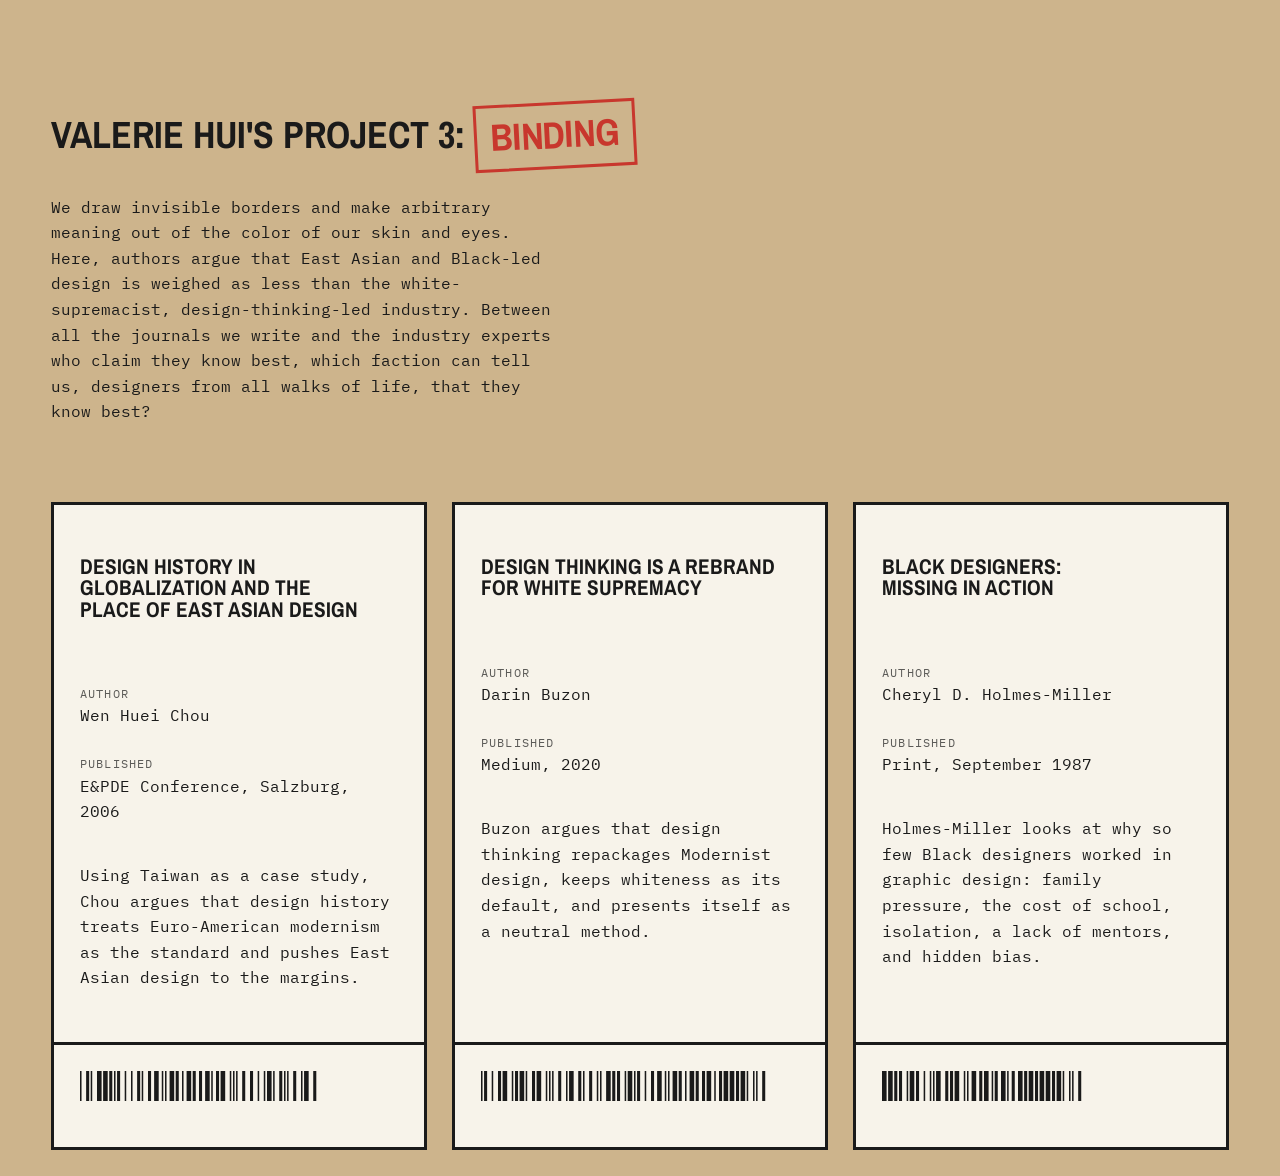
<file: index.html>
<!doctype html>
<html lang="en">
	<head>
		<meta name="viewport" content="width=device-width, initial-scale=1">
		<title>Binding</title>
		<meta name="author" content="Valerie Hui">
		<link rel="stylesheet" href="https://fonts.googleapis.com/css2?family=Archivo+Narrow:wght@700&family=IBM+Plex+Mono:ital,wght@0,400;0,700;1,400&family=Noto+Sans+TC:wght@900&family=Libre+Barcode+128&display=swap">
		<style>
			@import 'styles/reset.css' layer(reset);
			@import 'styles/common.css' layer(common);
		</style>
	</head>
	<body>
		<main>
			<h1>Valerie Hui's Project 3: <span class="stamp">Binding</span></h1>
			<p class="intro">We draw invisible borders and make arbitrary meaning out of the color of our skin and eyes. Here, authors argue that East Asian and Black-led design is weighed as less than the white-supremacist, design-thinking-led industry. Between all the journals we write and the industry experts who claim they know best, which faction can tell us, designers from all walks of life, that they know best?</p>
			<nav aria-label="Contents">
				<ol class="cards">
					<li>
						<a class="card" href="east-asian-design/">
							<h2>Design History in Globalization and the Place of East Asian Design</h2>
							<dl>
								<dt>Author</dt>
								<dd>Wen Huei Chou</dd>
								<dt>Published</dt>
								<dd>E&amp;PDE Conference, Salzburg, <time datetime="2006">2006</time></dd>
							</dl>
							<p class="summary">Using Taiwan as a case study, Chou argues that design history treats Euro-American modernism as the standard and pushes East Asian design to the margins.</p>
							<p class="barcode" aria-hidden="true">EPDE2006TAIWAN</p>
						</a>
					</li>
					<li>
						<a class="card" href="white-supremacy/">
							<h2>Design Thinking Is a Rebrand for White Supremacy</h2>
							<dl>
								<dt>Author</dt>
								<dd>Darin Buzon</dd>
								<dt>Published</dt>
								<dd><cite>Medium</cite>, <time datetime="2020">2020</time></dd>
							</dl>
							<p class="summary">Buzon argues that design thinking repackages Modernist design, keeps whiteness as its default, and presents itself as a neutral method.</p>
							<p class="barcode" aria-hidden="true">DTSTANFORD2005USA</p>
						</a>
					</li>
					<li>
						<a class="card" href="black-designers/">
							<h2>Black Designers: Missing in Action</h2>
							<dl>
								<dt>Author</dt>
								<dd>Cheryl D. Holmes-Miller</dd>
								<dt>Published</dt>
								<dd><cite>Print</cite>, <time datetime="1987-09">September 1987</time></dd>
							</dl>
							<p class="summary">Holmes-Miller looks at why so few Black designers worked in graphic design: family pressure, the cost of school, isolation, a lack of mentors, and hidden bias.</p>
							<p class="barcode" aria-hidden="true">PRINT1987USA</p>
						</a>
					</li>
				</ol>
			</nav>
		</main>
	</body>
</html>
</file>
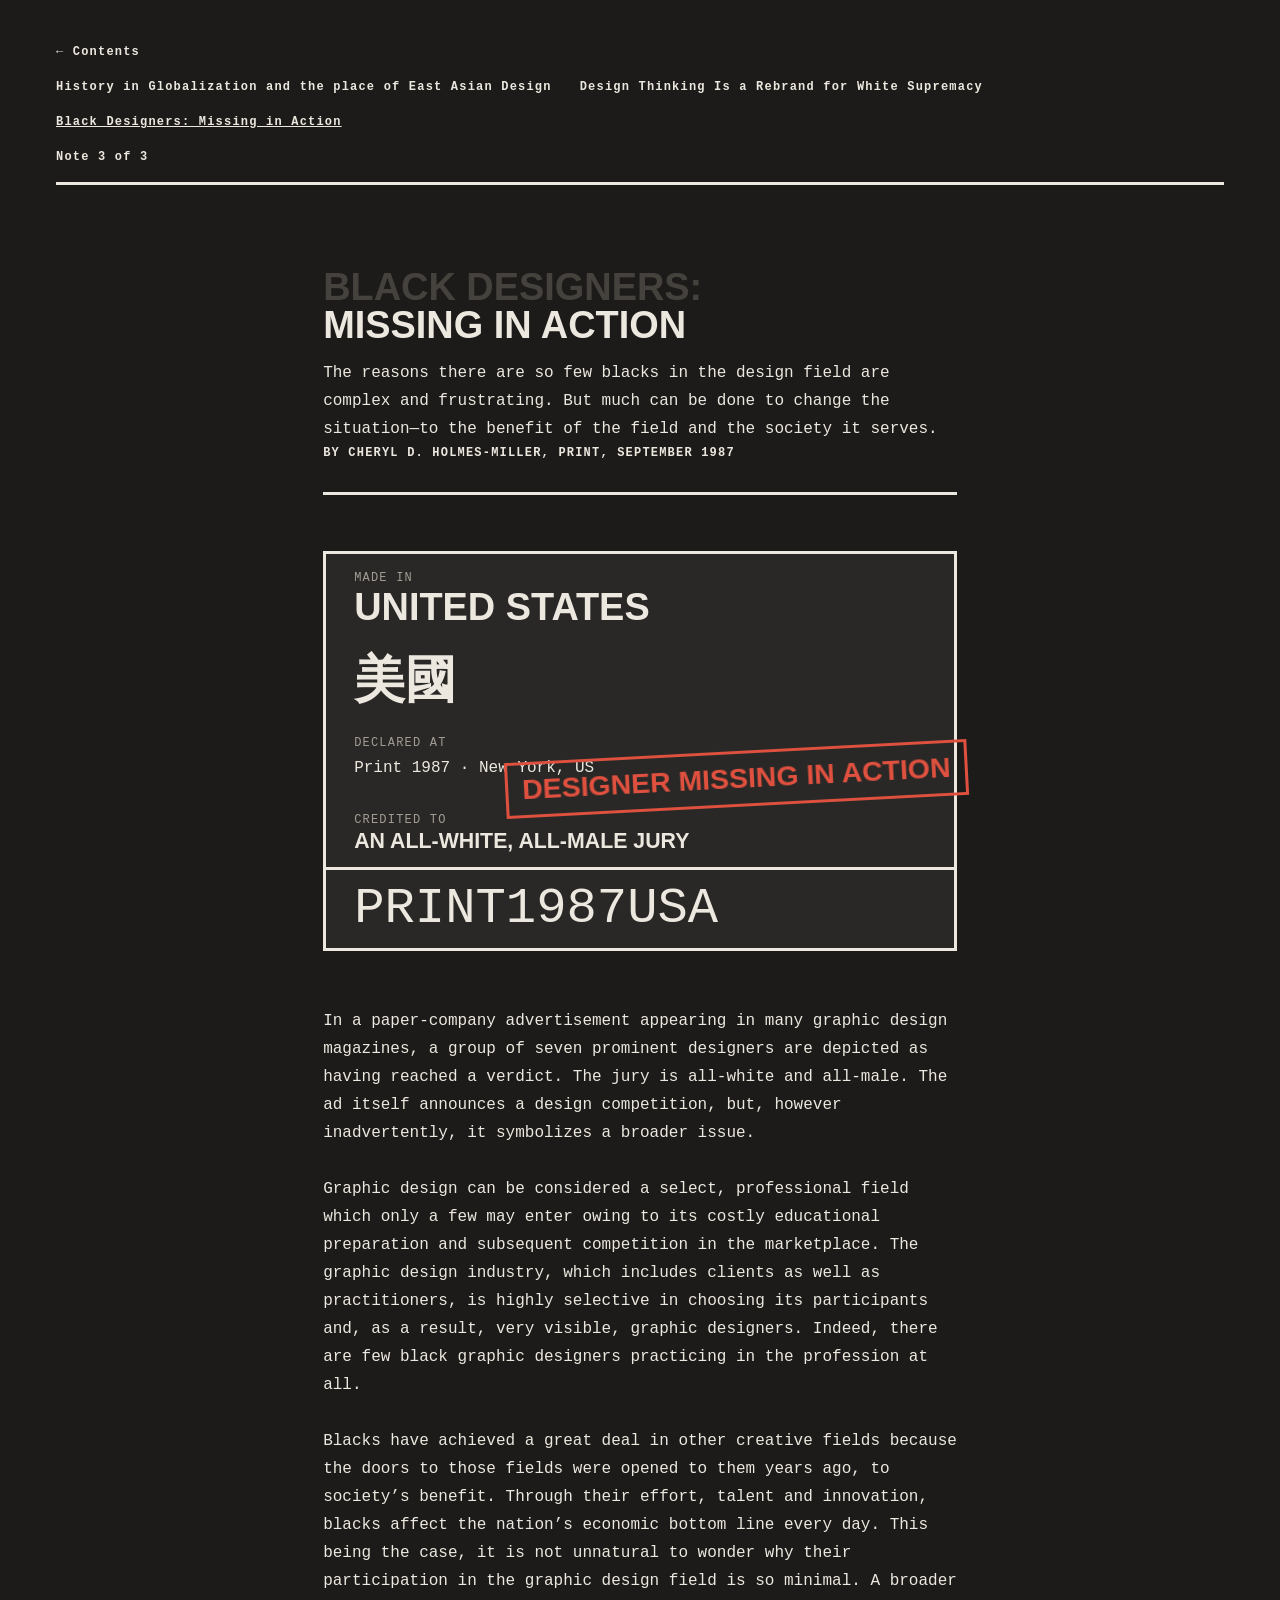
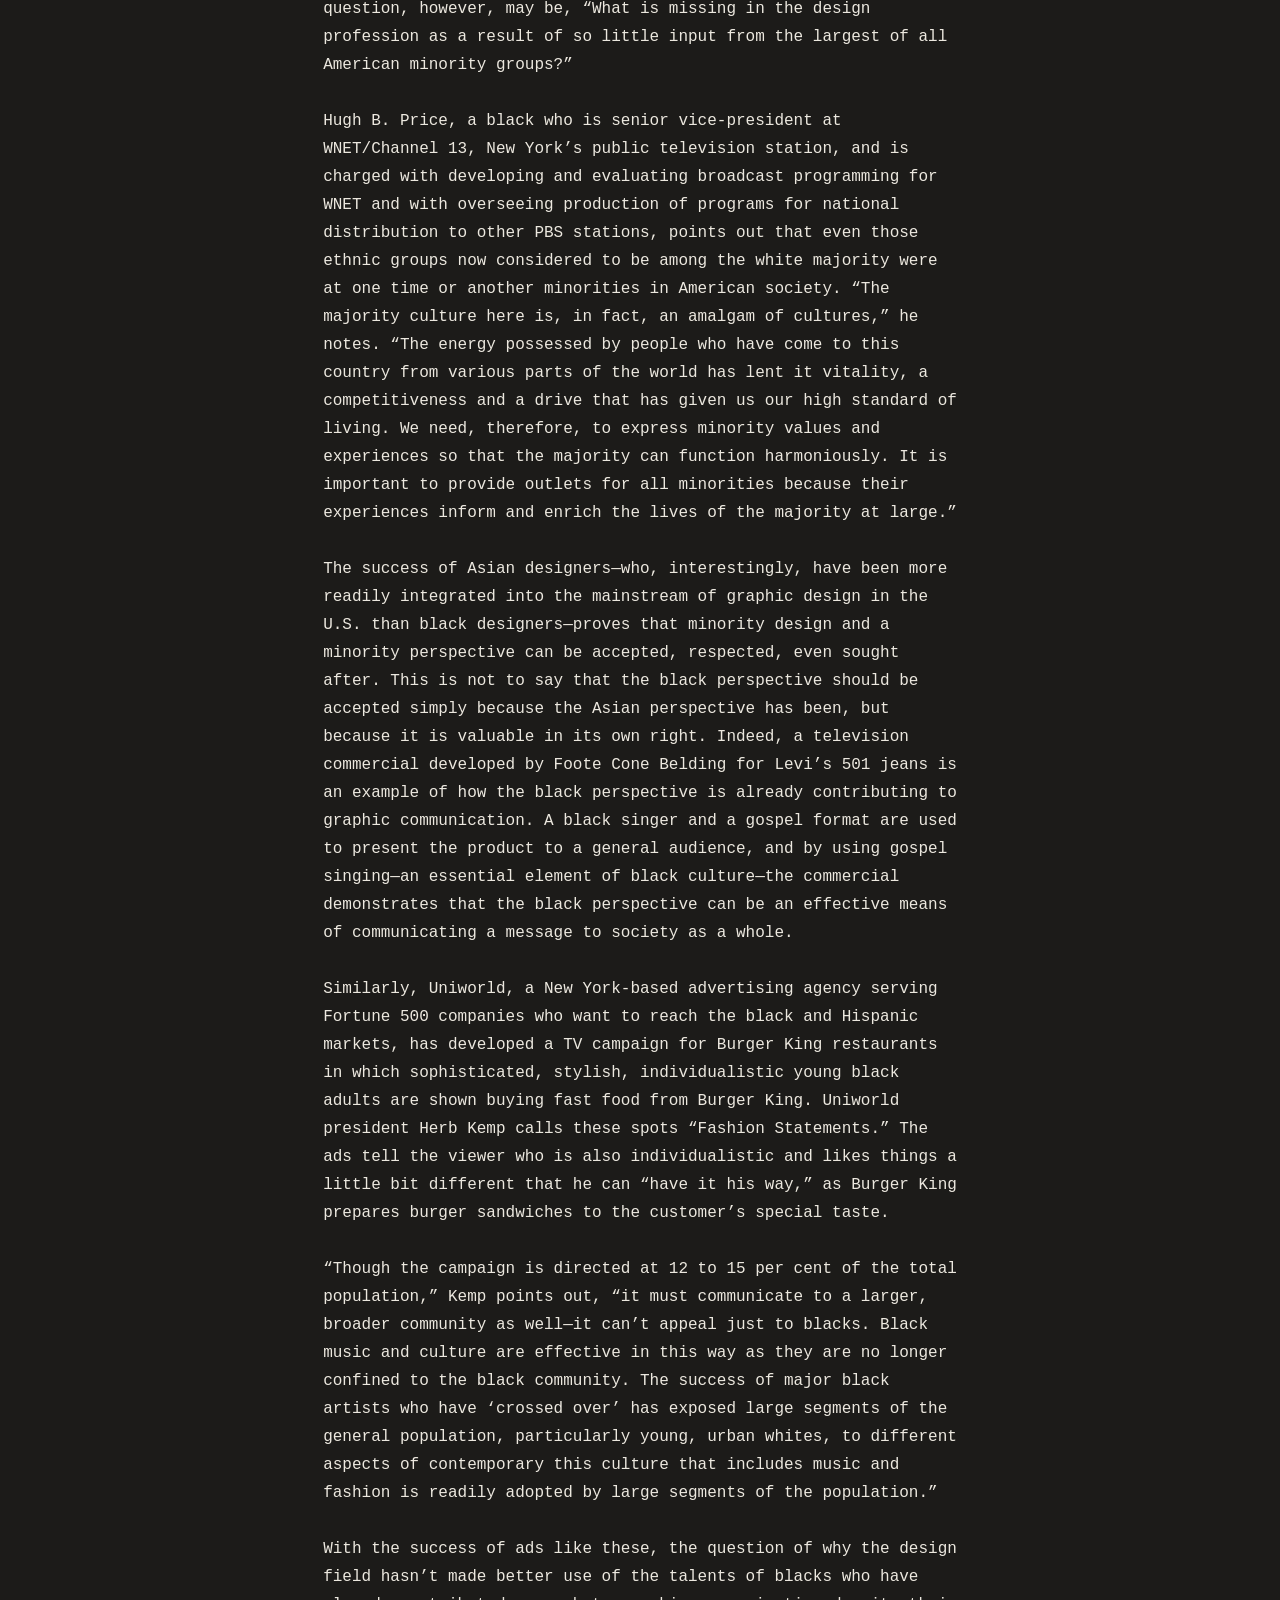
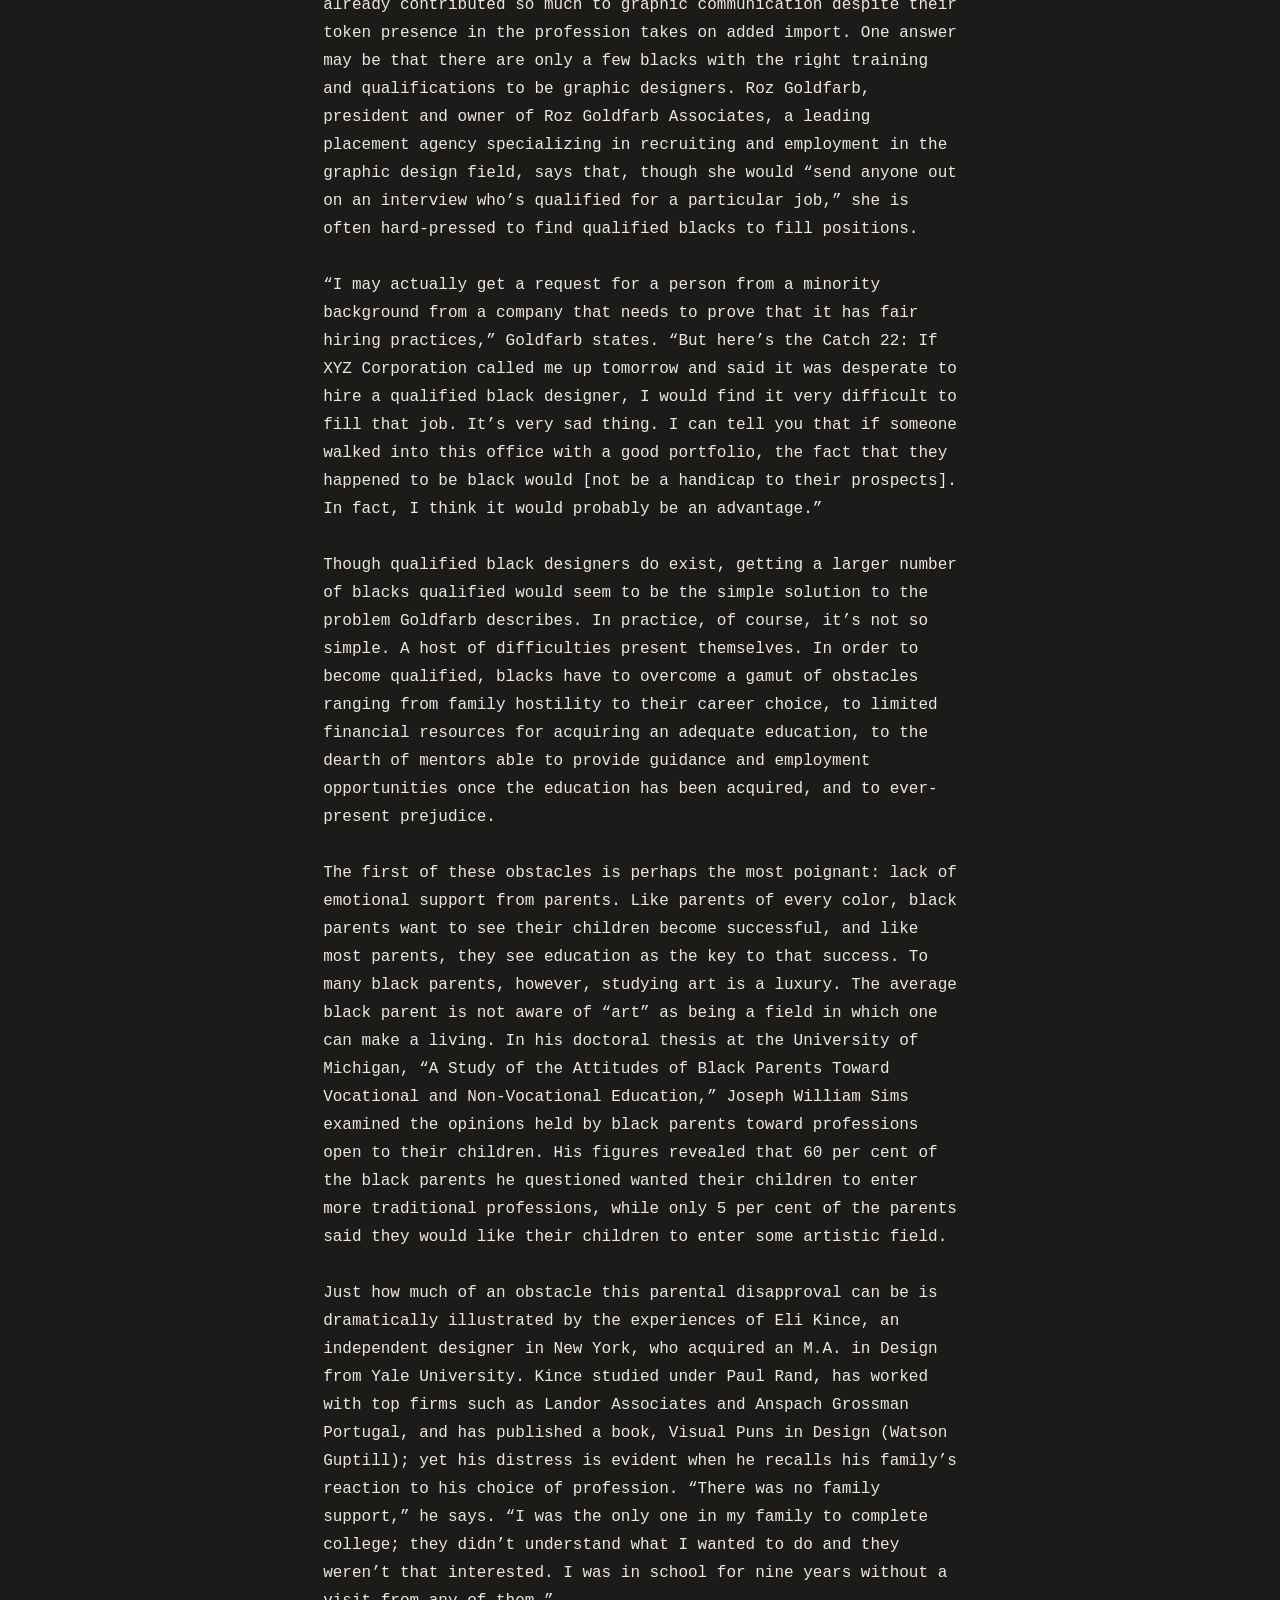
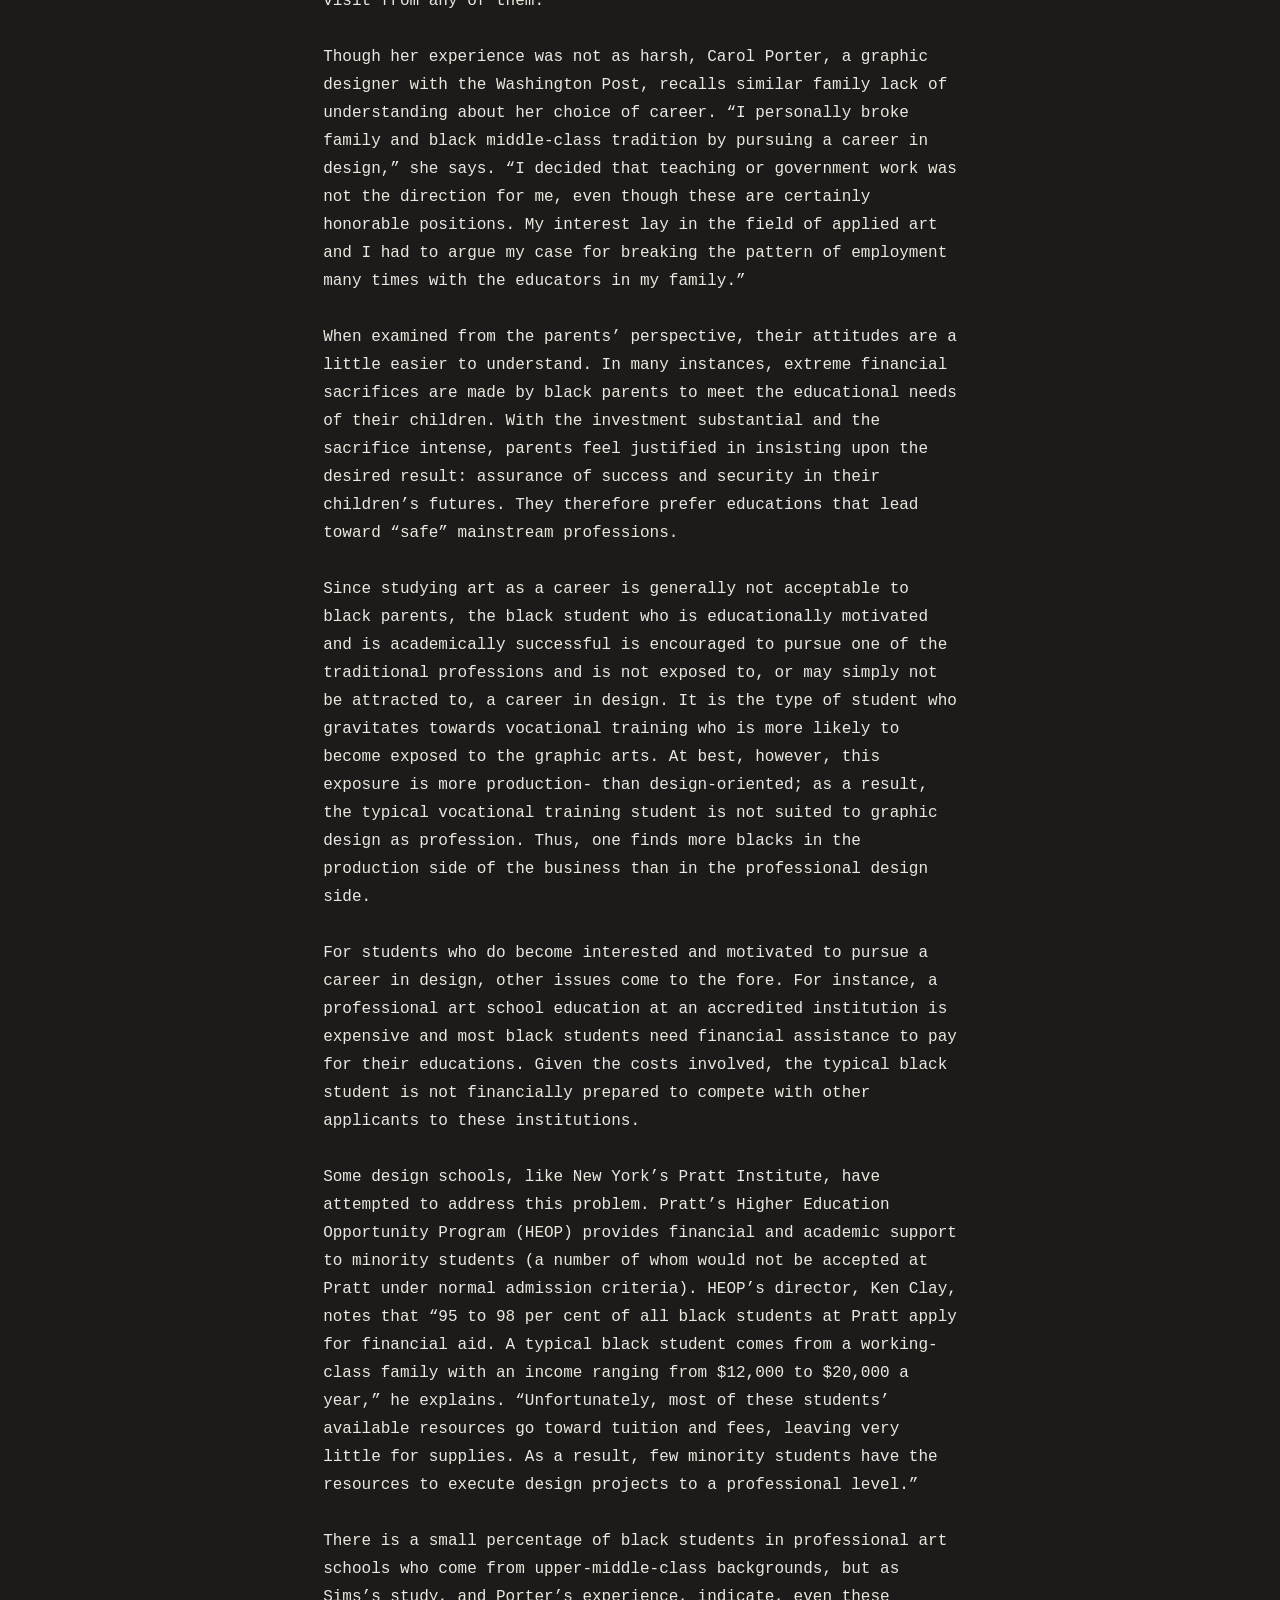
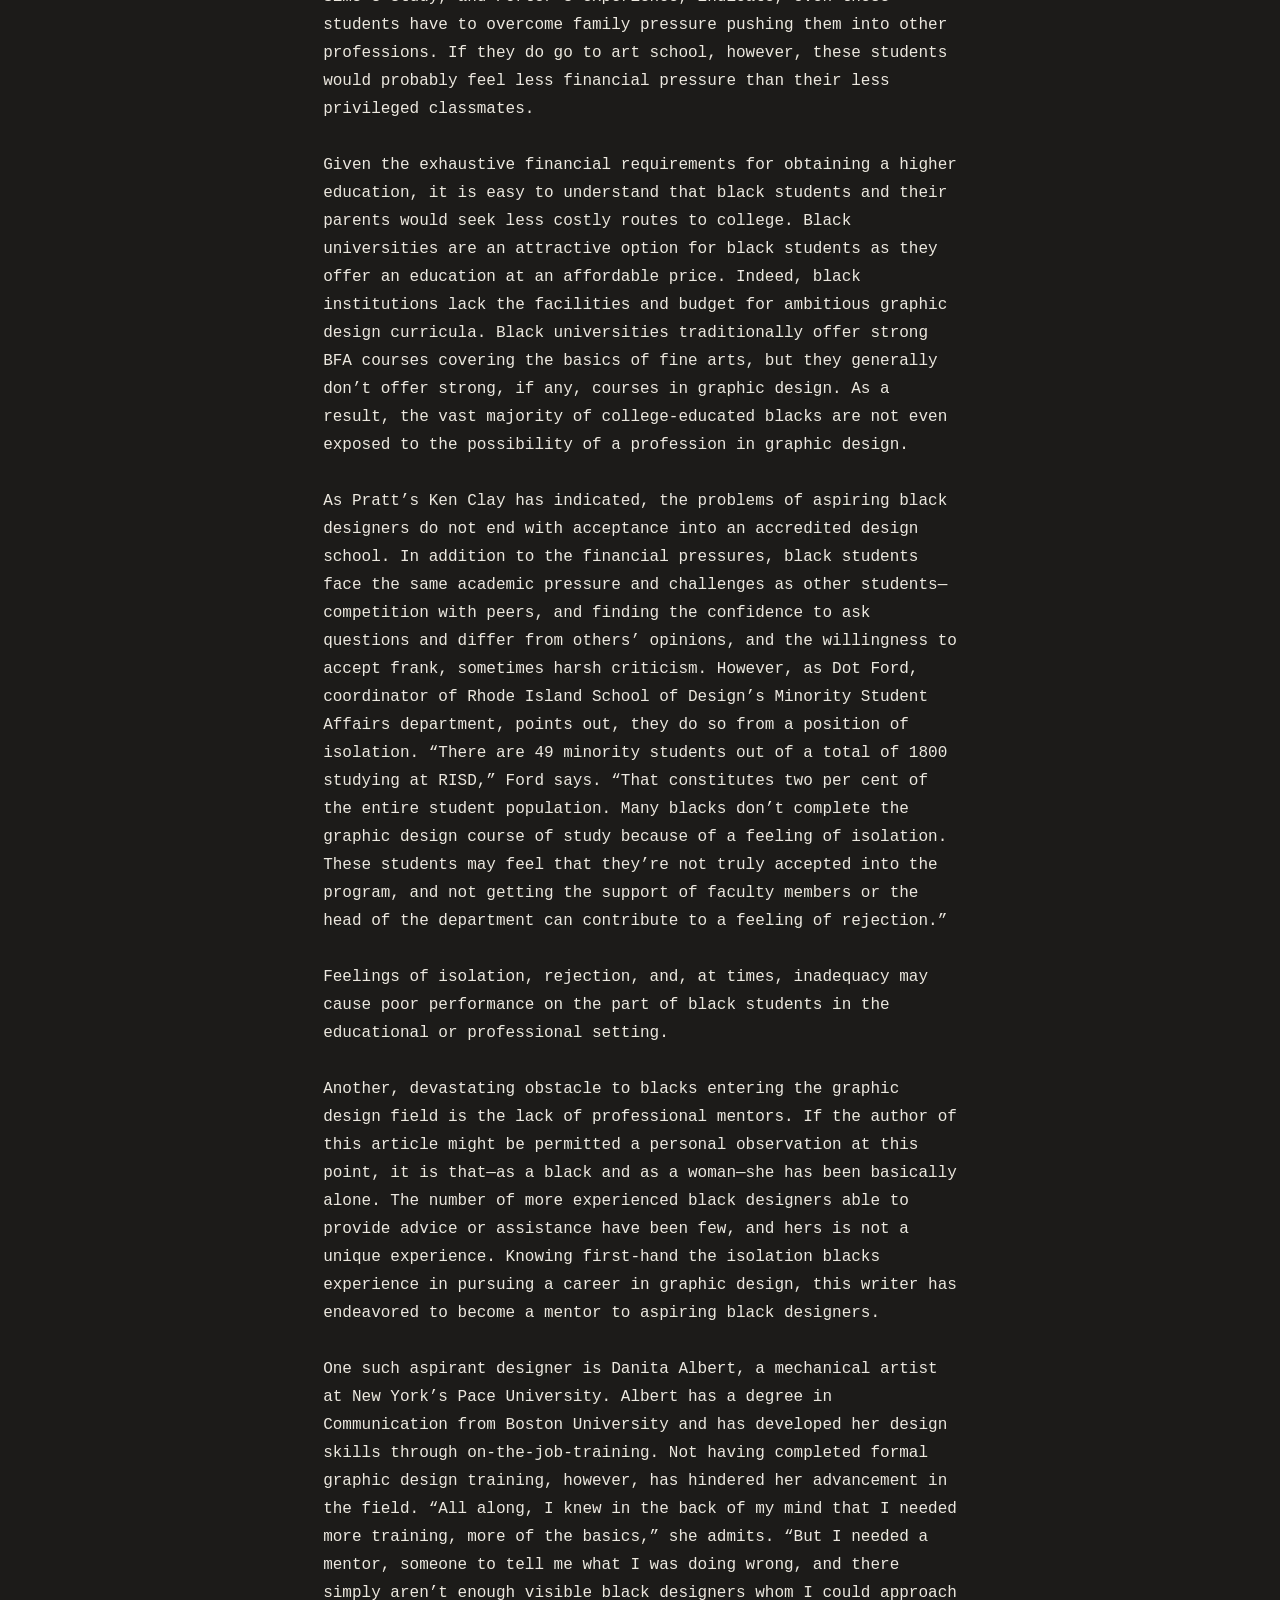
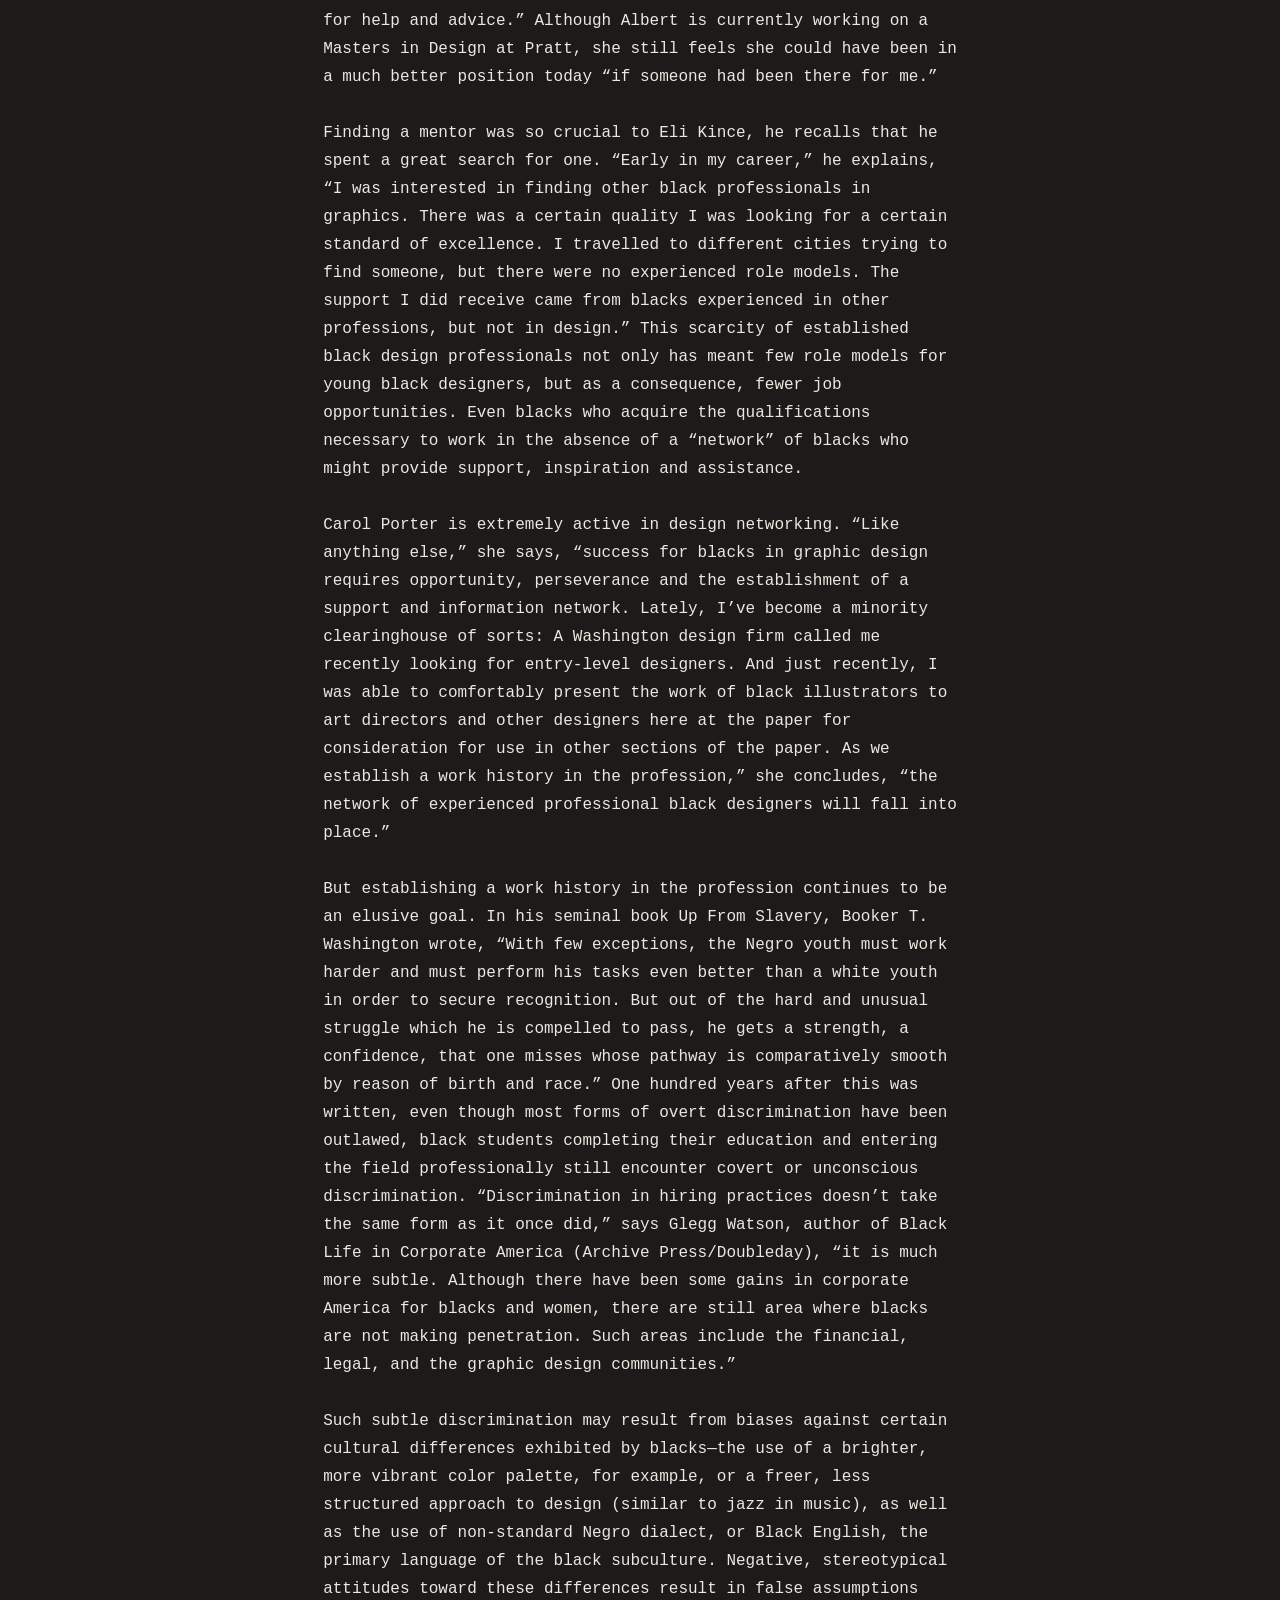
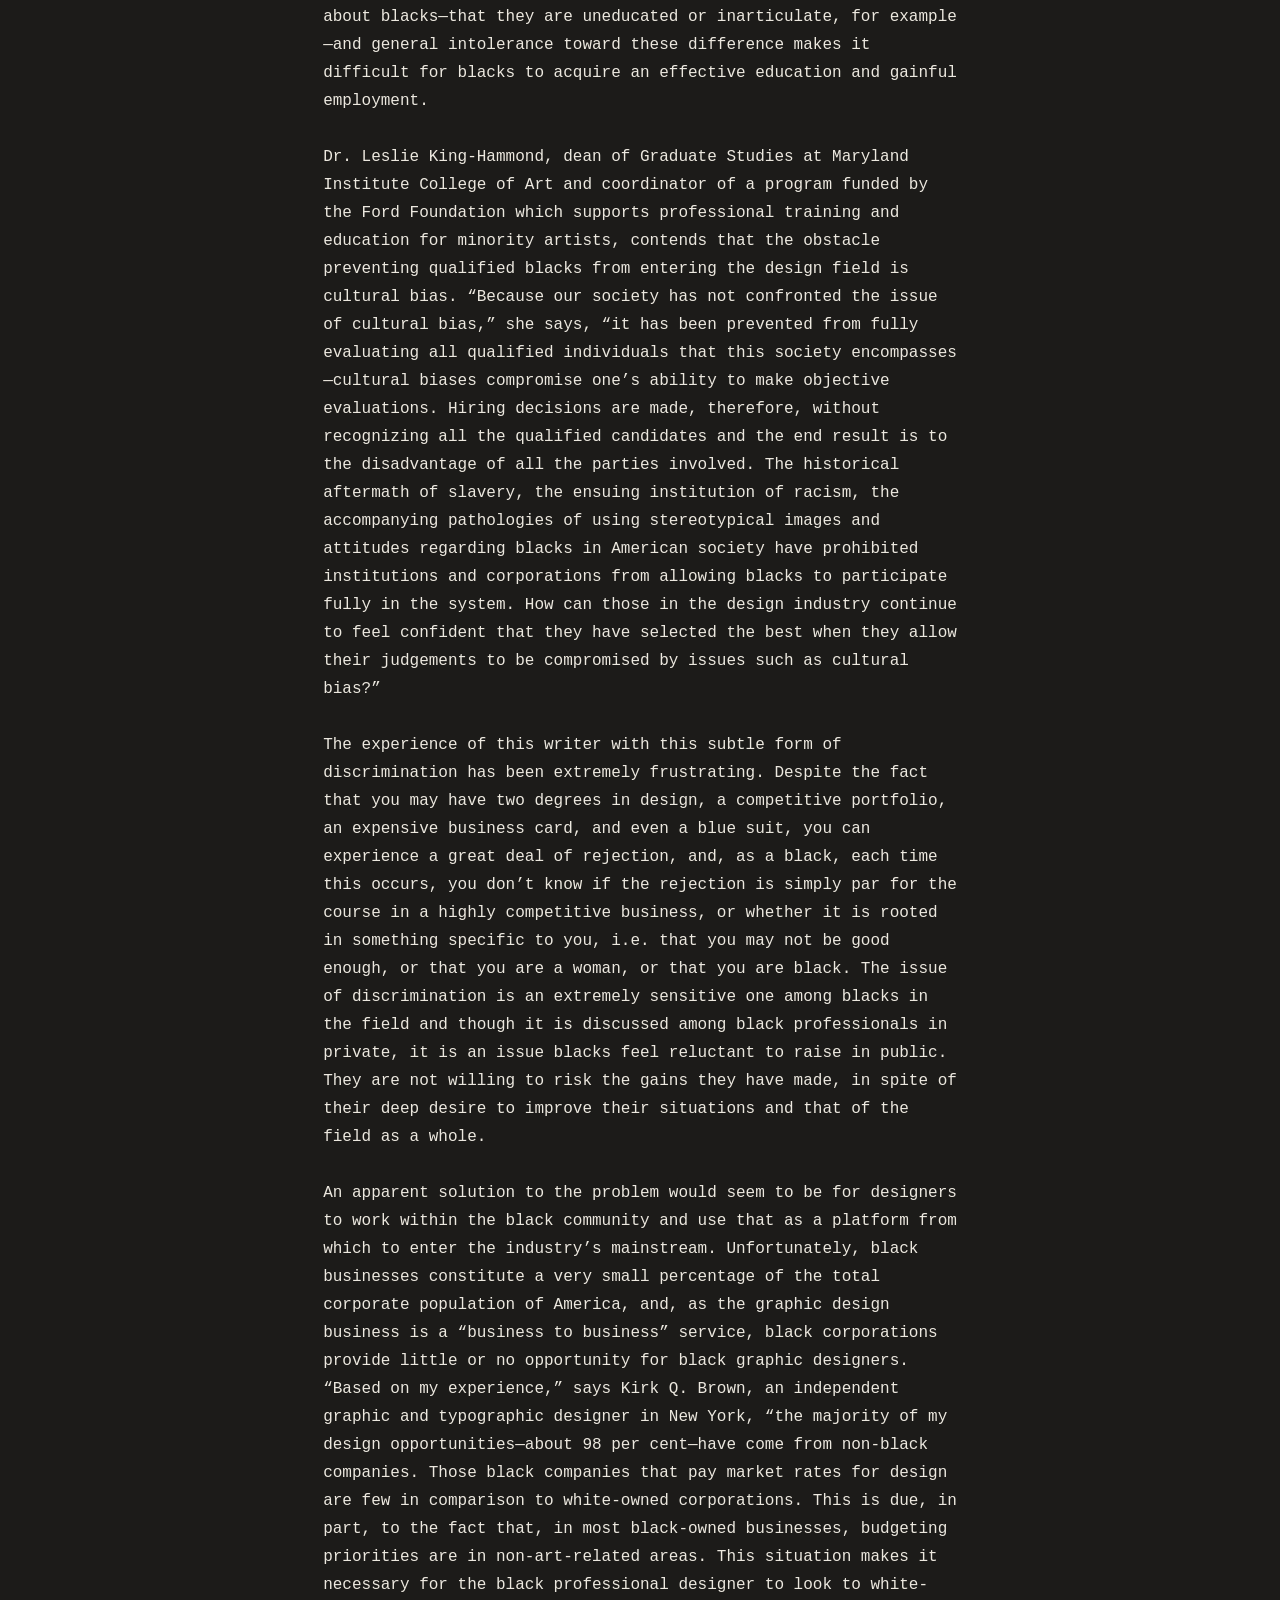
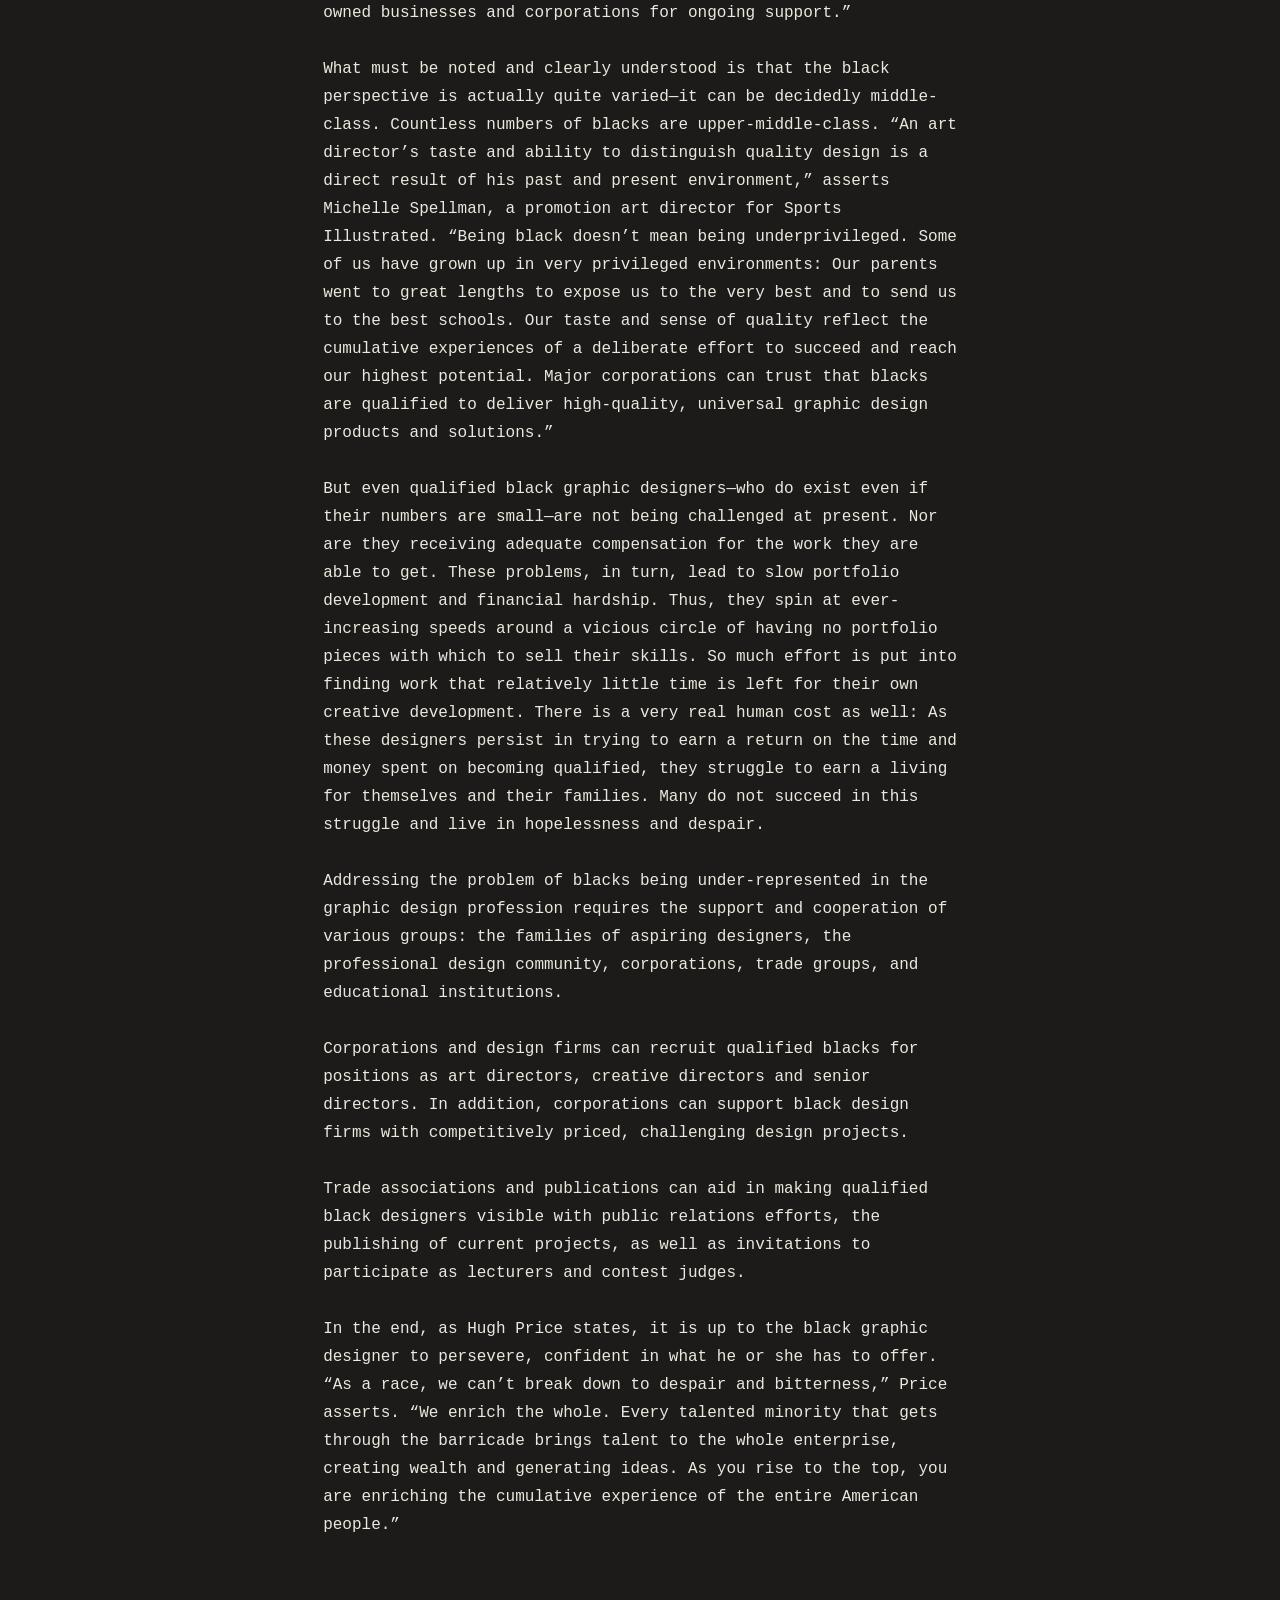
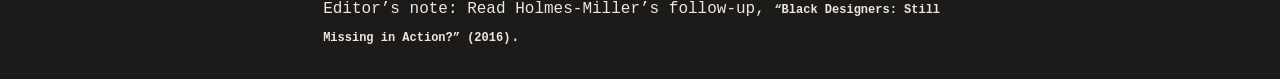
<file: black-designers/index.html>
<!doctype html>
<html lang="en">
	<head>
		<meta name="viewport" content="width=device-width, initial-scale=1">
		<title>Black Designers: Missing in Action (1987)</title>
		<style>
			@import '../styles/reset.css' layer(reset);
			@import '../styles/common.css' layer(common);
			@import 'style.css' layer(page);
		</style>
	</head>
	<body>
		<nav class="topbar" aria-label="Contents">
			<a href="../">← Contents</a>
			<ol>
				<li><a href="../east-asian-design/">History in Globalization and the place of East Asian Design</a></li>
				<li><a href="../white-supremacy/">Design Thinking Is a Rebrand for White Supremacy</a></li>
				<li><a href="../black-designers/" aria-current="page">Black Designers: Missing in Action</a></li>
			</ol>
			<p class="note-count">Note 3 of 3</p>
		</nav>

		<main>
			<article>
				<header>
					<hgroup>
						<h1><span class="missing">Black Designers:</span> Missing in Action</h1>
						<p>The reasons there are so few blacks in the design field are complex and frustrating. But much can be done to change the situation—to the benefit of the field and the society it serves.</p>
					</hgroup>
					<p class="byline">By Cheryl D. Holmes-Miller, <cite>Print</cite>, <time datetime="1987-09">September 1987</time></p>
				</header>

				<aside class="label">
					<dl>
						<dt>Made in</dt>
						<dd class="country">United States</dd>
						<dd lang="zh-Hant">美國</dd>
						<dt>Declared at</dt>
						<dd class="plain"><cite>Print</cite> 1987 · New York, US</dd>
						<dt>Credited to</dt>
						<dd>An all-white, all-male jury</dd>
					</dl>
					<p class="barcode" aria-hidden="true">PRINT1987USA</p>
					<p class="stamp">Designer missing in action</p>
				</aside>

				<p>In a paper-company advertisement appearing in many graphic design magazines, a group of seven prominent designers are depicted as having reached a verdict. The jury is all-white and all-male. The ad itself announces a design competition, but, however inadvertently, it symbolizes a broader issue.</p>

				<p>Graphic design can be considered a select, professional field which only a few may enter owing to its costly educational preparation and subsequent competition in the marketplace. The graphic design industry, which includes clients as well as practitioners, is highly selective in choosing its participants and, as a result, very visible, graphic designers. Indeed, there are few black graphic designers practicing in the profession at all.</p>

				<p>Blacks have achieved a great deal in other creative fields because the doors to those fields were opened to them years ago, to society’s benefit. Through their effort, talent and innovation, blacks affect the nation’s economic bottom line every day. This being the case, it is not unnatural to wonder why their participation in the graphic design field is so minimal. A broader question, however, may be, “What is missing in the design profession as a result of so little input from the largest of all American minority groups?”</p>

				<p>Hugh B. Price, a black who is senior vice-president at WNET/Channel 13, New York’s public television station, and is charged with developing and evaluating broadcast programming for WNET and with overseeing production of programs for national distribution to other PBS stations, points out that even those ethnic groups now considered to be among the white majority were at one time or another minorities in American society. “The majority culture here is, in fact, an amalgam of cultures,” he notes. “The energy possessed by people who have come to this country from various parts of the world has lent it vitality, a competitiveness and a drive that has given us our high standard of living. We need, therefore, to express minority values and experiences so that the majority can function harmoniously. It is important to provide outlets for all minorities because their experiences inform and enrich the lives of the majority at large.”</p>

				<p>The success of Asian designers—who, interestingly, have been more readily integrated into the mainstream of graphic design in the U.S. than black designers—proves that minority design and a minority perspective can be accepted, respected, even sought after. This is not to say that the black perspective should be accepted simply because the Asian perspective has been, but because it is valuable in its own right. Indeed, a television commercial developed by Foote Cone Belding for Levi’s 501 jeans is an example of how the black perspective is already contributing to graphic communication. A black singer and a gospel format are used to present the product to a general audience, and by using gospel singing—an essential element of black culture—the commercial demonstrates that the black perspective can be an effective means of communicating a message to society as a whole.</p>

				<p>Similarly, Uniworld, a New York-based advertising agency serving Fortune 500 companies who want to reach the black and Hispanic markets, has developed a TV campaign for Burger King restaurants in which sophisticated, stylish, individualistic young black adults are shown buying fast food from Burger King. Uniworld president Herb Kemp calls these spots “Fashion Statements.” The ads tell the viewer who is also individualistic and likes things a little bit different that he can “have it his way,” as Burger King prepares burger sandwiches to the customer’s special taste.</p>

				<p>“Though the campaign is directed at 12 to 15 per cent of the total population,” Kemp points out, “it must communicate to a larger, broader community as well—it can’t appeal just to blacks. Black music and culture are effective in this way as they are no longer confined to the black community. The success of major black artists who have ‘crossed over’ has exposed large segments of the general population, particularly young, urban whites, to different aspects of contemporary this culture that includes music and fashion is readily adopted by large segments of the population.”</p>

				<p>With the success of ads like these, the question of why the design field hasn’t made better use of the talents of blacks who have already contributed so much to graphic communication despite their token presence in the profession takes on added import. One answer may be that there are only a few blacks with the right training and qualifications to be graphic designers. Roz Goldfarb, president and owner of Roz Goldfarb Associates, a leading placement agency specializing in recruiting and employment in the graphic design field, says that, though she would “send anyone out on an interview who’s qualified for a particular job,” she is often hard-pressed to find qualified blacks to fill positions.</p>

				<p>“I may actually get a request for a person from a minority background from a company that needs to prove that it has fair hiring practices,” Goldfarb states. “But here’s the Catch 22: If XYZ Corporation called me up tomorrow and said it was desperate to hire a qualified black designer, I would find it very difficult to fill that job. It’s very sad thing. I can tell you that if someone walked into this office with a good portfolio, the fact that they happened to be black would [not be a handicap to their prospects]. In fact, I think it would probably be an advantage.”</p>

				<p>Though qualified black designers do exist, getting a larger number of blacks qualified would seem to be the simple solution to the problem Goldfarb describes. In practice, of course, it’s not so simple. A host of difficulties present themselves. In order to become qualified, blacks have to overcome a gamut of obstacles ranging from family hostility to their career choice, to limited financial resources for acquiring an adequate education, to the dearth of mentors able to provide guidance and employment opportunities once the education has been acquired, and to ever-present prejudice.</p>

				<p>The first of these obstacles is perhaps the most poignant: lack of emotional support from parents. Like parents of every color, black parents want to see their children become successful, and like most parents, they see education as the key to that success. To many black parents, however, studying art is a luxury. The average black parent is not aware of “art” as being a field in which one can make a living. In his doctoral thesis at the University of Michigan, “A Study of the Attitudes of Black Parents Toward Vocational and Non-Vocational Education,” Joseph William Sims examined the opinions held by black parents toward professions open to their children. His figures revealed that 60 per cent of the black parents he questioned wanted their children to enter more traditional professions, while only 5 per cent of the parents said they would like their children to enter some artistic field.</p>

				<p>Just how much of an obstacle this parental disapproval can be is dramatically illustrated by the experiences of Eli Kince, an independent designer in New York, who acquired an M.A. in Design from Yale University. Kince studied under Paul Rand, has worked with top firms such as Landor Associates and Anspach Grossman Portugal, and has published a book, <cite>Visual Puns in Design</cite> (Watson Guptill); yet his distress is evident when he recalls his family’s reaction to his choice of profession. “There was no family support,” he says. “I was the only one in my family to complete college; they didn’t understand what I wanted to do and they weren’t that interested. I was in school for nine years without a visit from any of them.”</p>

				<p>Though her experience was not as harsh, Carol Porter, a graphic designer with the <cite>Washington Post</cite>, recalls similar family lack of understanding about her choice of career. “I personally broke family and black middle-class tradition by pursuing a career in design,” she says. “I decided that teaching or government work was not the direction for me, even though these are certainly honorable positions. My interest lay in the field of applied art and I had to argue my case for breaking the pattern of employment many times with the educators in my family.”</p>

				<p>When examined from the parents’ perspective, their attitudes are a little easier to understand. In many instances, extreme financial sacrifices are made by black parents to meet the educational needs of their children. With the investment substantial and the sacrifice intense, parents feel justified in insisting upon the desired result: assurance of success and security in their children’s futures. They therefore prefer educations that lead toward “safe” mainstream professions.</p>

				<p>Since studying art as a career is generally not acceptable to black parents, the black student who is educationally motivated and is academically successful is encouraged to pursue one of the traditional professions and is not exposed to, or may simply not be attracted to, a career in design. It is the type of student who gravitates towards vocational training who is more likely to become exposed to the graphic arts. At best, however, this exposure is more production- than design-oriented; as a result, the typical vocational training student is not suited to graphic design as profession. Thus, one finds more blacks in the production side of the business than in the professional design side.</p>

				<p>For students who do become interested and motivated to pursue a career in design, other issues come to the fore. For instance, a professional art school education at an accredited institution is expensive and most black students need financial assistance to pay for their educations. Given the costs involved, the typical black student is not financially prepared to compete with other applicants to these institutions.</p>

				<p>Some design schools, like New York’s Pratt Institute, have attempted to address this problem. Pratt’s Higher Education Opportunity Program (<abbr title="Higher Education Opportunity Program">HEOP</abbr>) provides financial and academic support to minority students (a number of whom would not be accepted at Pratt under normal admission criteria). HEOP’s director, Ken Clay, notes that “95 to 98 per cent of all black students at Pratt apply for financial aid. A typical black student comes from a working-class family with an income ranging from $12,000 to $20,000 a year,” he explains. “Unfortunately, most of these students’ available resources go toward tuition and fees, leaving very little for supplies. As a result, few minority students have the resources to execute design projects to a professional level.”</p>

				<p>There is a small percentage of black students in professional art schools who come from upper-middle-class backgrounds, but as Sims’s study, and Porter’s experience, indicate, even these students have to overcome family pressure pushing them into other professions. If they do go to art school, however, these students would probably feel less financial pressure than their less privileged classmates.</p>

				<p>Given the exhaustive financial requirements for obtaining a higher education, it is easy to understand that black students and their parents would seek less costly routes to college. Black universities are an attractive option for black students as they offer an education at an affordable price. Indeed, black institutions lack the facilities and budget for ambitious graphic design curricula. Black universities traditionally offer strong <abbr title="Bachelor of Fine Arts">BFA</abbr> courses covering the basics of fine arts, but they generally don’t offer strong, if any, courses in graphic design. As a result, the vast majority of college-educated blacks are not even exposed to the possibility of a profession in graphic design.</p>

				<p>As Pratt’s Ken Clay has indicated, the problems of aspiring black designers do not end with acceptance into an accredited design school. In addition to the financial pressures, black students face the same academic pressure and challenges as other students—competition with peers, and finding the confidence to ask questions and differ from others’ opinions, and the willingness to accept frank, sometimes harsh criticism. However, as Dot Ford, coordinator of Rhode Island School of Design’s Minority Student Affairs department, points out, they do so from a position of isolation. “There are 49 minority students out of a total of 1800 studying at <abbr title="Rhode Island School of Design">RISD</abbr>,” Ford says. “That constitutes two per cent of the entire student population. Many blacks don’t complete the graphic design course of study because of a feeling of isolation. These students may feel that they’re not truly accepted into the program, and not getting the support of faculty members or the head of the department can contribute to a feeling of rejection.”</p>

				<p>Feelings of isolation, rejection, and, at times, inadequacy may cause poor performance on the part of black students in the educational or professional setting.</p>

				<p>Another, devastating obstacle to blacks entering the graphic design field is the lack of professional mentors. If the author of this article might be permitted a personal observation at this point, it is that—as a black and as a woman—she has been basically alone. The number of more experienced black designers able to provide advice or assistance have been few, and hers is not a unique experience. Knowing first-hand the isolation blacks experience in pursuing a career in graphic design, this writer has endeavored to become a mentor to aspiring black designers.</p>

				<p>One such aspirant designer is Danita Albert, a mechanical artist at New York’s Pace University. Albert has a degree in Communication from Boston University and has developed her design skills through on-the-job-training. Not having completed formal graphic design training, however, has hindered her advancement in the field. “All along, I knew in the back of my mind that I needed more training, more of the basics,” she admits. “But I needed a mentor, someone to tell me what I was doing wrong, and there simply aren’t enough visible black designers whom I could approach for help and advice.” Although Albert is currently working on a Masters in Design at Pratt, she still feels she could have been in a much better position today “if someone had been there for me.”</p>

				<p>Finding a mentor was so crucial to Eli Kince, he recalls that he spent a great search for one. “Early in my career,” he explains, “I was interested in finding other black professionals in graphics. There was a certain quality I was looking for a certain standard of excellence. I travelled to different cities trying to find someone, but there were no experienced role models. The support I did receive came from blacks experienced in other professions, but not in design.” This scarcity of established black design professionals not only has meant few role models for young black designers, but as a consequence, fewer job opportunities. Even blacks who acquire the qualifications necessary to work in the absence of a “network” of blacks who might provide support, inspiration and assistance.</p>

				<p>Carol Porter is extremely active in design networking. “Like anything else,” she says, “success for blacks in graphic design requires opportunity, perseverance and the establishment of a support and information network. Lately, I’ve become a minority clearinghouse of sorts: A Washington design firm called me recently looking for entry-level designers. And just recently, I was able to comfortably present the work of black illustrators to art directors and other designers here at the paper for consideration for use in other sections of the paper. As we establish a work history in the profession,” she concludes, “the network of experienced professional black designers will fall into place.”</p>

				<p>But establishing a work history in the profession continues to be an elusive goal. In his seminal book <cite>Up From Slavery</cite>, Booker T. Washington wrote, “With few exceptions, the Negro youth must work harder and must perform his tasks even better than a white youth in order to secure recognition. But out of the hard and unusual struggle which he is compelled to pass, he gets a strength, a confidence, that one misses whose pathway is comparatively smooth by reason of birth and race.” One hundred years after this was written, even though most forms of overt discrimination have been outlawed, black students completing their education and entering the field professionally still encounter covert or unconscious discrimination. “Discrimination in hiring practices doesn’t take the same form as it once did,” says Glegg Watson, author of <cite>Black Life in Corporate America</cite> (Archive Press/Doubleday), “it is much more subtle. Although there have been some gains in corporate America for blacks and women, there are still area where blacks are not making penetration. Such areas include the financial, legal, and the graphic design communities.”</p>

				<p>Such subtle discrimination may result from biases against certain cultural differences exhibited by blacks—the use of a brighter, more vibrant color palette, for example, or a freer, less structured approach to design (similar to jazz in music), as well as the use of non-standard Negro dialect, or Black English, the primary language of the black subculture. Negative, stereotypical attitudes toward these differences result in false assumptions about blacks—that they are uneducated or inarticulate, for example—and general intolerance toward these difference makes it difficult for blacks to acquire an effective education and gainful employment.</p>

				<p>Dr. Leslie King-Hammond, dean of Graduate Studies at Maryland Institute College of Art and coordinator of a program funded by the Ford Foundation which supports professional training and education for minority artists, contends that the obstacle preventing qualified blacks from entering the design field is cultural bias. “Because our society has not confronted the issue of cultural bias,” she says, “it has been prevented from fully evaluating all qualified individuals that this society encompasses—cultural biases compromise one’s ability to make objective evaluations. Hiring decisions are made, therefore, without recognizing all the qualified candidates and the end result is to the disadvantage of all the parties involved. The historical aftermath of slavery, the ensuing institution of racism, the accompanying pathologies of using stereotypical images and attitudes regarding blacks in American society have prohibited institutions and corporations from allowing blacks to participate fully in the system. How can those in the design industry continue to feel confident that they have selected the best when they allow their judgements to be compromised by issues such as cultural bias?”</p>

				<p>The experience of this writer with this subtle form of discrimination has been extremely frustrating. Despite the fact that you may have two degrees in design, a competitive portfolio, an expensive business card, and even a blue suit, you can experience a great deal of rejection, and, as a black, each time this occurs, you don’t know if the rejection is simply par for the course in a highly competitive business, or whether it is rooted in something specific to you, i.e. that you may not be good enough, or that you are a woman, or that you are black. The issue of discrimination is an extremely sensitive one among blacks in the field and though it is discussed among black professionals in private, it is an issue blacks feel reluctant to raise in public. They are not willing to risk the gains they have made, in spite of their deep desire to improve their situations and that of the field as a whole.</p>

				<p>An apparent solution to the problem would seem to be for designers to work within the black community and use that as a platform from which to enter the industry’s mainstream. Unfortunately, black businesses constitute a very small percentage of the total corporate population of America, and, as the graphic design business is a “business to business” service, black corporations provide little or no opportunity for black graphic designers. “Based on my experience,” says Kirk Q. Brown, an independent graphic and typographic designer in New York, “the majority of my design opportunities—about 98 per cent—have come from non-black companies. Those black companies that pay market rates for design are few in comparison to white-owned corporations. This is due, in part, to the fact that, in most black-owned businesses, budgeting priorities are in non-art-related areas. This situation makes it necessary for the black professional designer to look to white-owned businesses and corporations for ongoing support.”</p>

				<p>What must be noted and clearly understood is that the black perspective is actually quite varied—it can be decidedly middle-class. Countless numbers of blacks are upper-middle-class. “An art director’s taste and ability to distinguish quality design is a direct result of his past and present environment,” asserts Michelle Spellman, a promotion art director for <cite>Sports Illustrated</cite>. “Being black doesn’t mean being underprivileged. Some of us have grown up in very privileged environments: Our parents went to great lengths to expose us to the very best and to send us to the best schools. Our taste and sense of quality reflect the cumulative experiences of a deliberate effort to succeed and reach our highest potential. Major corporations can trust that blacks are qualified to deliver high-quality, universal graphic design products and solutions.”</p>

				<p>But even qualified black graphic designers—who do exist even if their numbers are small—are not being challenged at present. Nor are they receiving adequate compensation for the work they are able to get. These problems, in turn, lead to slow portfolio development and financial hardship. Thus, they spin at ever-increasing speeds around a vicious circle of having no portfolio pieces with which to sell their skills. So much effort is put into finding work that relatively little time is left for their own creative development. There is a very real human cost as well: As these designers persist in trying to earn a return on the time and money spent on becoming qualified, they struggle to earn a living for themselves and their families. Many do not succeed in this struggle and live in hopelessness and despair.</p>

				<p>Addressing the problem of blacks being under-represented in the graphic design profession requires the support and cooperation of various groups: the families of aspiring designers, the professional design community, corporations, trade groups, and educational institutions.</p>

				<p>Corporations and design firms can recruit qualified blacks for positions as art directors, creative directors and senior directors. In addition, corporations can support black design firms with competitively priced, challenging design projects.</p>

				<p>Trade associations and publications can aid in making qualified black designers visible with public relations efforts, the publishing of current projects, as well as invitations to participate as lecturers and contest judges.</p>

				<p>In the end, as Hugh Price states, it is up to the black graphic designer to persevere, confident in what he or she has to offer. “As a race, we can’t break down to despair and bitterness,” Price asserts. “We enrich the whole. Every talented minority that gets through the barricade brings talent to the whole enterprise, creating wealth and generating ideas. As you rise to the top, you are enriching the cumulative experience of the entire American people.”</p>

				<footer>
					<p>Editor’s note: Read Holmes-Miller’s follow-up, <a href="https://letterformarchive.org/wp-content/uploads/2023/02/Miller_Black_Designers_Still_Missing_in_Action.pdf">“Black Designers: Still Missing in Action?” (2016)</a>.</p>
				</footer>
			</article>
		</main>
	</body>
</html>
</file>
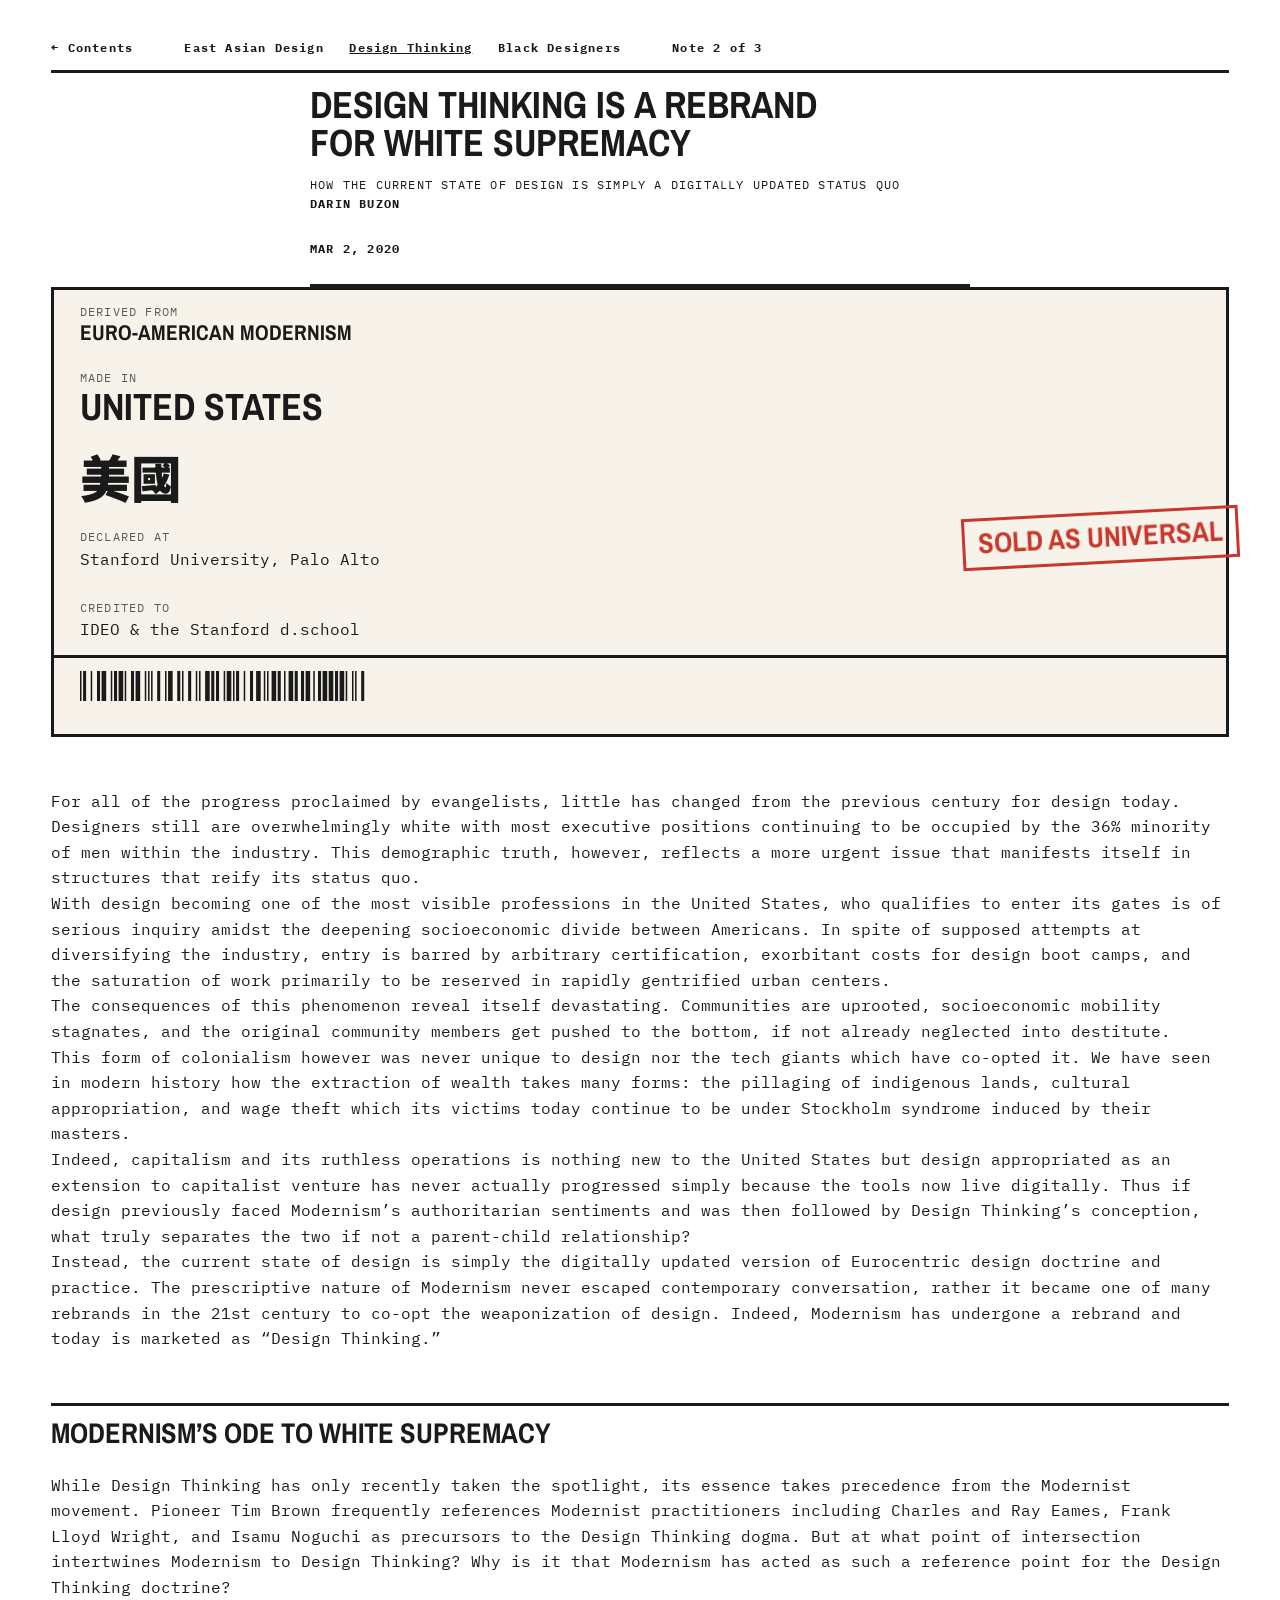
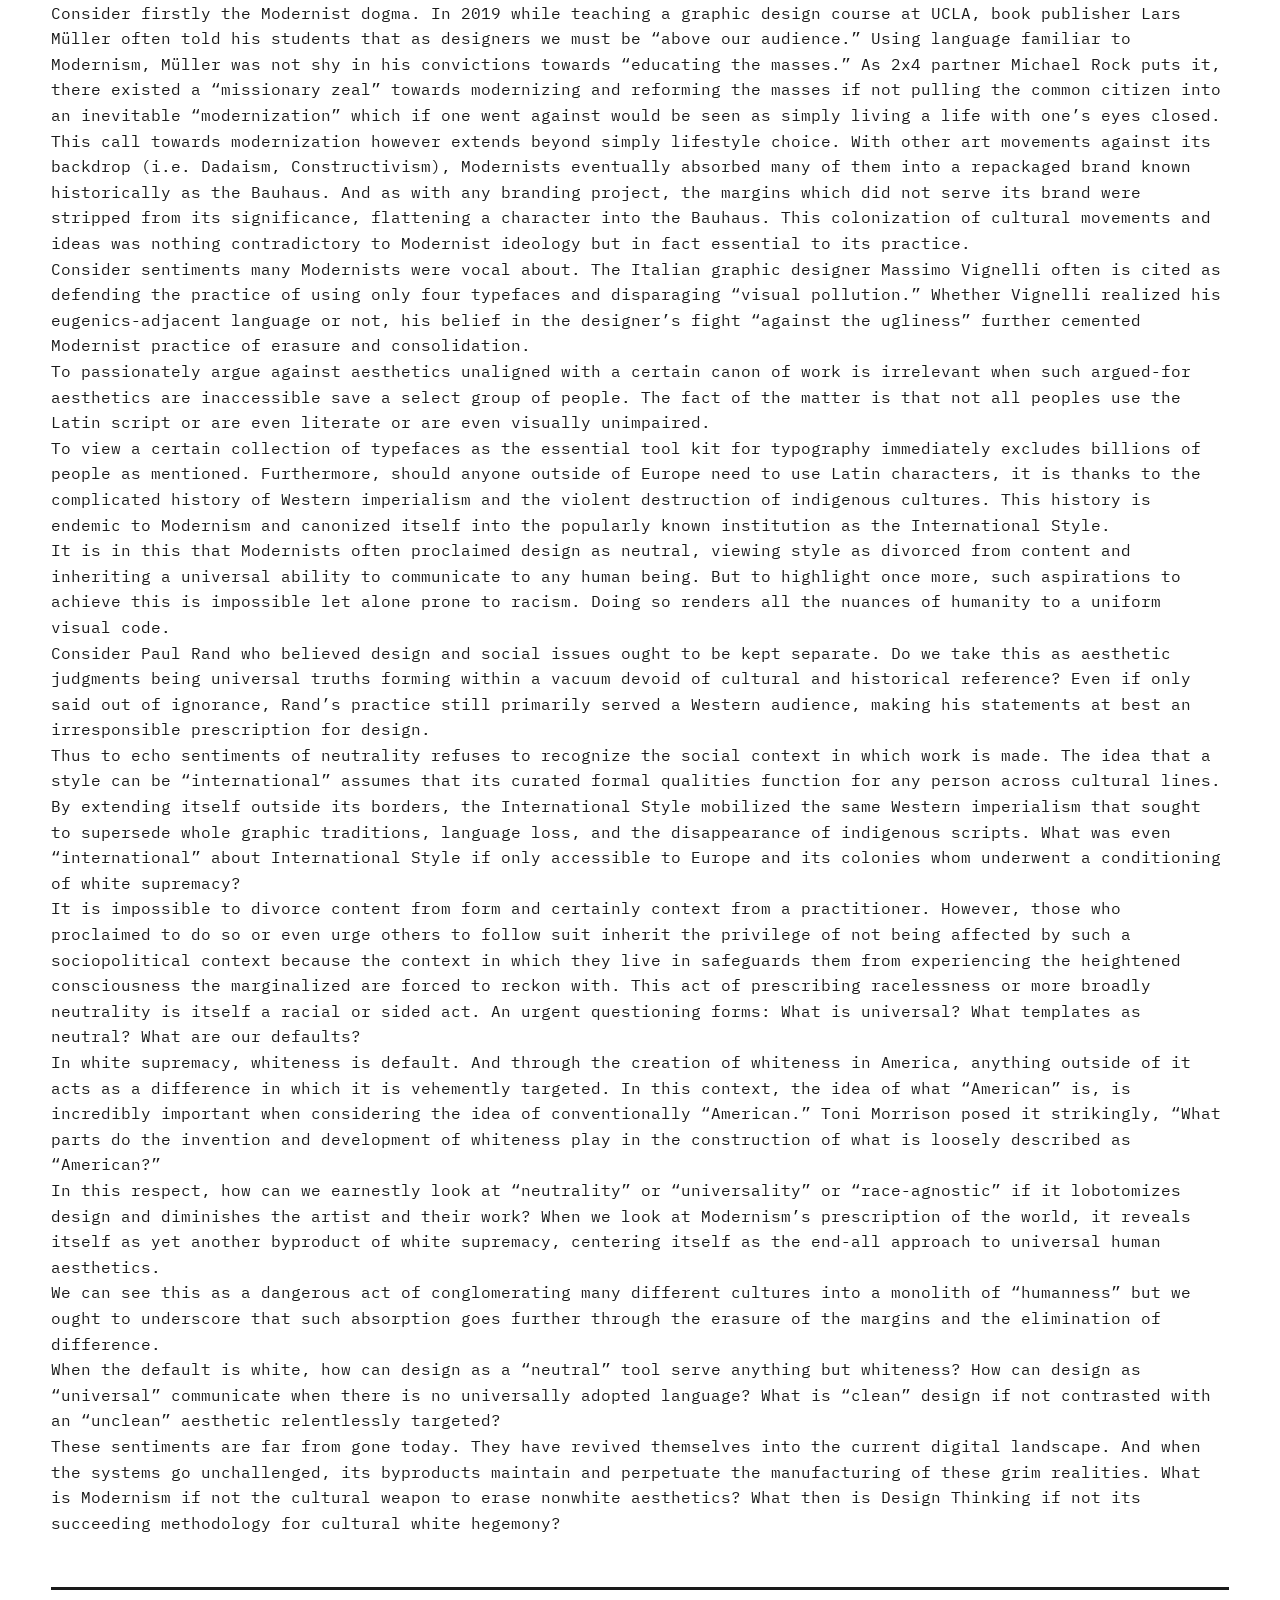
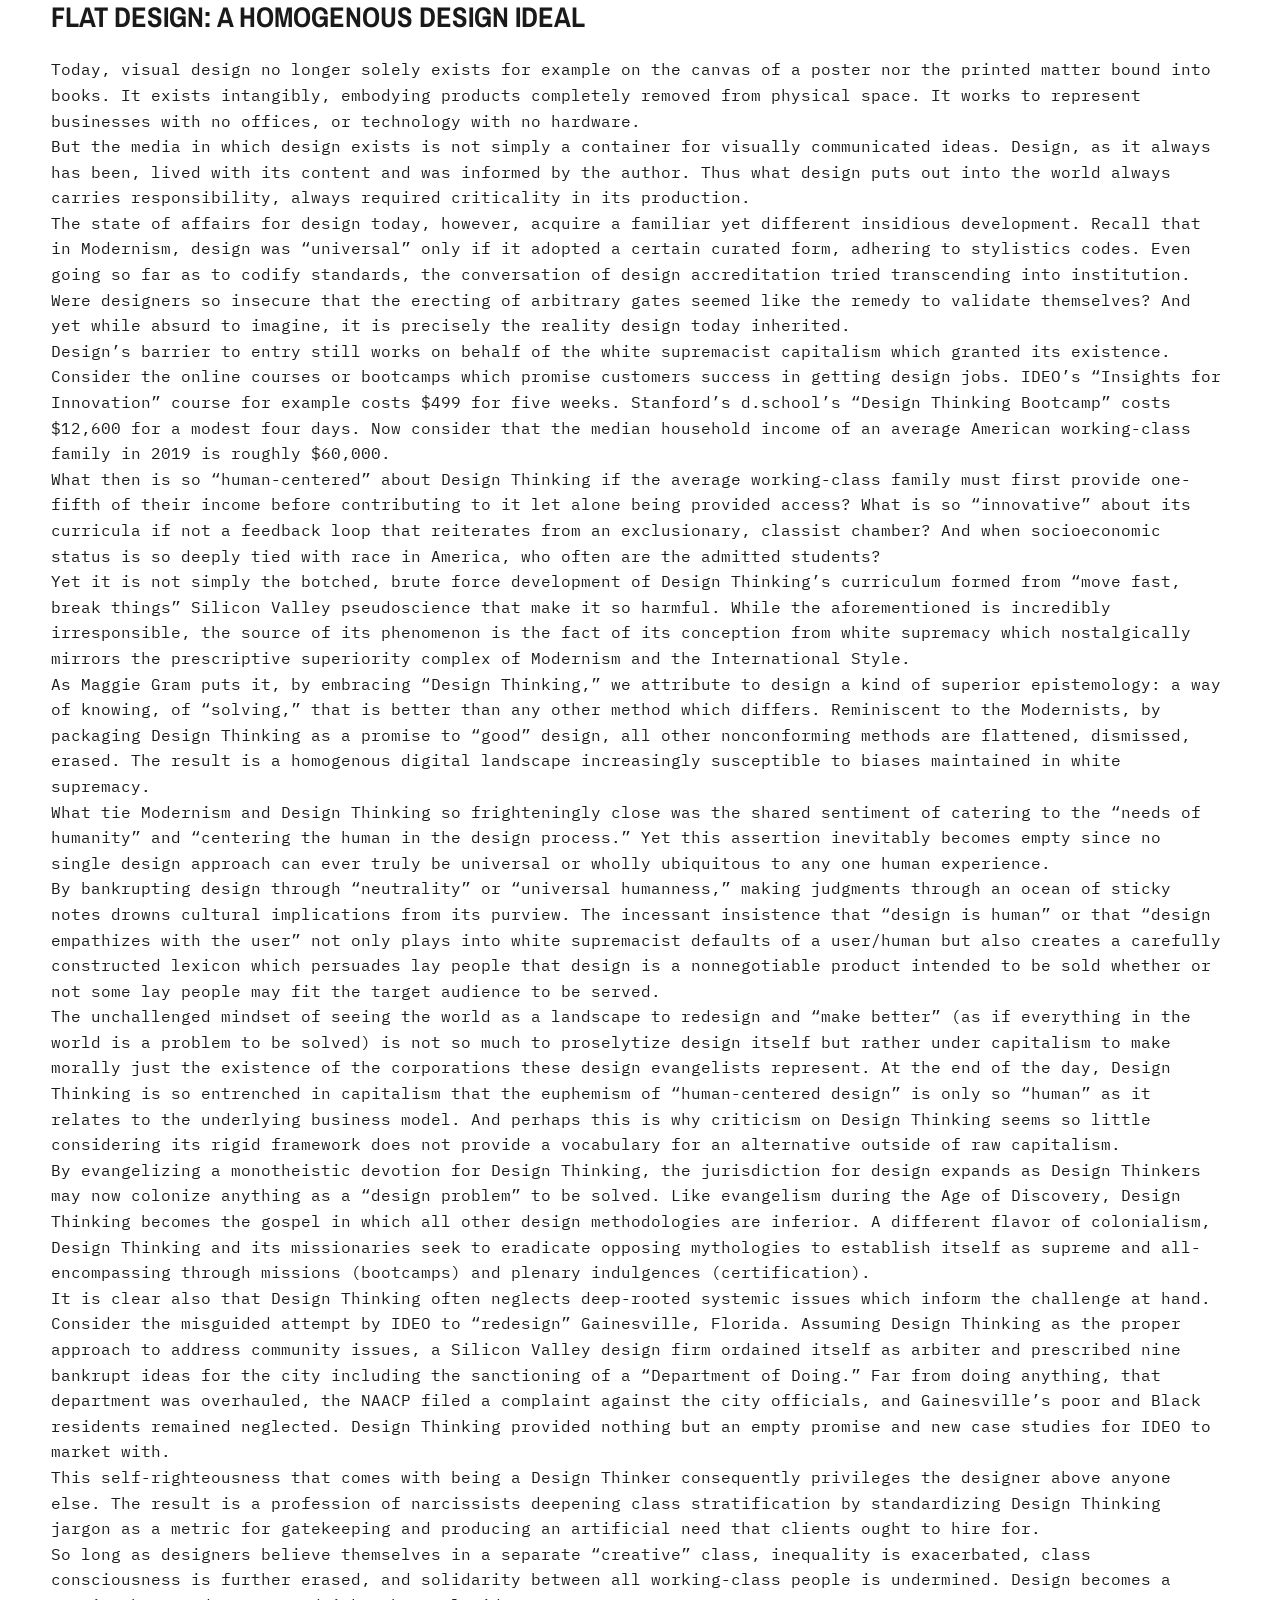
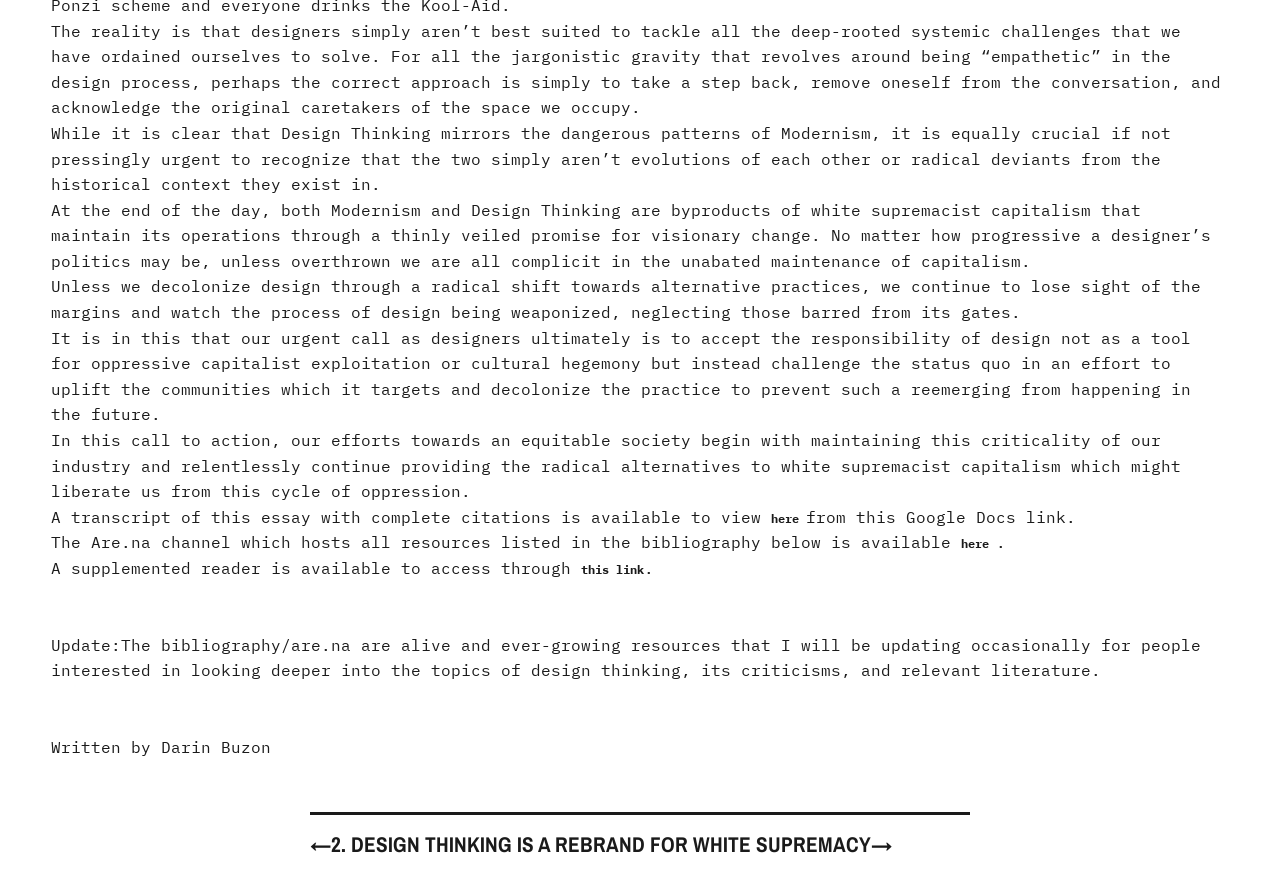
<file: design-thinking/index.html>
<!doctype html>
<html>
	<head>
		<meta name="viewport" content="width=device-width, initial-scale=1">
		<link rel="stylesheet" href="https://fonts.googleapis.com/css2?family=Archivo+Narrow:wght@700&family=IBM+Plex+Mono:ital,wght@0,400;0,700;1,400&family=Noto+Sans+TC:wght@900&family=Libre+Barcode+128&display=swap">		<title>Binding</title>

		<style>
			@import '../styles/reset.css' layer(reset);
			@import '../styles/common.css' layer(common);
			@import 'style.css' layer(page);
		</style>
	</head>
	<nav class="topbar" aria-label="Contents">
			<a href="../">← Contents</a>
			<ol>
				<li><a href="../east-asian-design/">East Asian Design</a></li>
				<li><a href="../design-thinking/" aria-current="page">Design Thinking</a></li>
				<li><a href="../missing-in-action/">Black Designers</a></li>
			</ol>
			<p class="note-count">Note 2 of 3</p>
		</nav>
	<article>
		<header>
			<hgroup>
				<h1>Design Thinking is a Rebrand for White Supremacy</h1>
				<p>How the Current State of Design is Simply a Digitally Updated Status Quo</p>
			</hgroup>
			<p class="byline">Darin Buzon</p>
			<p><time datetime="2020-03-02">Mar 2, 2020</time></p>
		</header>
	</article>
	<aside class="label">
				<dl>
					<dt>Derived from</dt>
					<dd>Euro-American Modernism</dd>
					<dt>Made in</dt>
					<dd class="country">United States</dd>
					<dd lang="zh-Hant">美國</dd>
					<dt>Declared at</dt>
					<dd class="plain">Stanford University, Palo Alto</dd>
					<dt>Credited to</dt>
					<dd class="plain">IDEO &amp; the Stanford d.school</dd>
				</dl>
				<p class="barcode" aria-hidden="true">DTSTANFORD2005USA</p>
				<p class="stamp">Sold as universal</p>
			</aside>
		<section>
			<p>For all of the progress proclaimed by evangelists, little has changed from the previous century for design today. Designers still are overwhelmingly white with most executive positions continuing to be occupied by the 36% minority of men within the industry. This demographic truth, however, reflects a more urgent issue that manifests itself in structures that reify its status quo.</p>
			<p>With design becoming one of the most visible professions in the United States, who qualifies to enter its gates is of serious inquiry amidst the deepening socioeconomic divide between Americans. In spite of supposed attempts at diversifying the industry, entry is barred by arbitrary certification, exorbitant costs for design boot camps, and the saturation of work primarily to be reserved in rapidly gentrified urban centers.</p>
			<p>The consequences of this phenomenon reveal itself devastating. Communities are uprooted, socioeconomic mobility stagnates, and the original community members get pushed to the bottom, if not already neglected into destitute.</p>
			<p>This form of colonialism however was never unique to design nor the tech giants which have co-opted it. We have seen in modern history how the extraction of wealth takes many forms: the pillaging of indigenous lands, cultural appropriation, and wage theft which its victims today continue to be under Stockholm syndrome induced by their masters.</p>
			<p>Indeed, capitalism and its ruthless operations is nothing new to the United States but design appropriated as an extension to capitalist venture has never actually progressed simply because the tools now live digitally. Thus if design previously faced Modernism’s authoritarian sentiments and was then followed by Design Thinking’s conception, what truly separates the two if not a parent-child relationship?</p>
			<p>Instead, the current state of design is simply the digitally updated version of Eurocentric design doctrine and practice. The prescriptive nature of Modernism never escaped contemporary conversation, rather it became one of many rebrands in the 21st century to co-opt the weaponization of design. Indeed, Modernism has undergone a rebrand and today is marketed as “Design Thinking.”</p>
		</section>

		<section>
			<h2>Modernism’s Ode to White Supremacy</h2>
			<p>While Design Thinking has only recently taken the spotlight, its essence takes precedence from the Modernist movement. Pioneer Tim Brown frequently references Modernist practitioners including Charles and Ray Eames, Frank Lloyd Wright, and Isamu Noguchi as precursors to the Design Thinking dogma. But at what point of intersection intertwines Modernism to Design Thinking? Why is it that Modernism has acted as such a reference point for the Design Thinking doctrine?</p>
			<p>Consider firstly the Modernist dogma. In 2019 while teaching a graphic design course at UCLA, book publisher Lars Müller often told his students that as designers we must be “above our audience.” Using language familiar to Modernism, Müller was not shy in his convictions towards “educating the masses.” As 2x4 partner Michael Rock puts it, there existed a “missionary zeal” towards modernizing and reforming the masses if not pulling the common citizen into an inevitable “modernization” which if one went against would be seen as simply living a life with one’s eyes closed.</p>
			<p>This call towards modernization however extends beyond simply lifestyle choice. With other art movements against its backdrop (i.e. Dadaism, Constructivism), Modernists eventually absorbed many of them into a repackaged brand known historically as the Bauhaus. And as with any branding project, the margins which did not serve its brand were stripped from its significance, flattening a character into the Bauhaus. This colonization of cultural movements and ideas was nothing contradictory to Modernist ideology but in fact essential to its practice.</p>
			<p>Consider sentiments many Modernists were vocal about. The Italian graphic designer Massimo Vignelli often is cited as defending the practice of using only four typefaces and disparaging “visual pollution.” Whether Vignelli realized his eugenics-adjacent language or not, his belief in the designer’s fight “against the ugliness” further cemented Modernist practice of erasure and consolidation.</p>
			<p>To passionately argue against aesthetics unaligned with a certain canon of work is irrelevant when such argued-for aesthetics are inaccessible save a select group of people. The fact of the matter is that not all peoples use the Latin script or are even literate or are even visually unimpaired.</p>
			<p>To view a certain collection of typefaces as the essential tool kit for typography immediately excludes billions of people as mentioned. Furthermore, should anyone outside of Europe need to use Latin characters, it is thanks to the complicated history of Western imperialism and the violent destruction of indigenous cultures. This history is endemic to Modernism and canonized itself into the popularly known institution as the International Style.</p>
			<p>It is in this that Modernists often proclaimed design as neutral, viewing style as divorced from content and inheriting a universal ability to communicate to any human being. But to highlight once more, such aspirations to achieve this is impossible let alone prone to racism. Doing so renders all the nuances of humanity to a uniform visual code.</p>
			<p>Consider Paul Rand who believed design and social issues ought to be kept separate. Do we take this as aesthetic judgments being universal truths forming within a vacuum devoid of cultural and historical reference? Even if only said out of ignorance, Rand’s practice still primarily served a Western audience, making his statements at best an irresponsible prescription for design.</p>
			<p>Thus to echo sentiments of neutrality refuses to recognize the social context in which work is made. The idea that a style can be “international” assumes that its curated formal qualities function for any person across cultural lines. By extending itself outside its borders, the International Style mobilized the same Western imperialism that sought to supersede whole graphic traditions, language loss, and the disappearance of indigenous scripts. What was even “international” about International Style if only accessible to Europe and its colonies whom underwent a conditioning of white supremacy?</p>
			<p>It is impossible to divorce content from form and certainly context from a practitioner. However, those who proclaimed to do so or even urge others to follow suit inherit the privilege of not being affected by such a sociopolitical context because the context in which they live in safeguards them from experiencing the heightened consciousness the marginalized are forced to reckon with. This act of prescribing racelessness or more broadly neutrality is itself a racial or sided act. An urgent questioning forms: What is universal? What templates as neutral? What are our defaults?</p>
			<p>In white supremacy, whiteness is default. And through the creation of whiteness in America, anything outside of it acts as a difference in which it is vehemently targeted. In this context, the idea of what “American” is, is incredibly important when considering the idea of conventionally “American.” Toni Morrison posed it strikingly, “What parts do the invention and development of whiteness play in the construction of what is loosely described as “American?”</p>
			<p>In this respect, how can we earnestly look at “neutrality” or “universality” or “race-agnostic” if it lobotomizes design and diminishes the artist and their work? When we look at Modernism’s prescription of the world, it reveals itself as yet another byproduct of white supremacy, centering itself as the end-all approach to universal human aesthetics.</p>
			<p>We can see this as a dangerous act of conglomerating many different cultures into a monolith of “humanness” but we ought to underscore that such absorption goes further through the erasure of the margins and the elimination of difference.</p>
			<p>When the default is white, how can design as a “neutral” tool serve anything but whiteness? How can design as “universal” communicate when there is no universally adopted language? What is “clean” design if not contrasted with an “unclean” aesthetic relentlessly targeted?</p>
			<p>These sentiments are far from gone today. They have revived themselves into the current digital landscape. And when the systems go unchallenged, its byproducts maintain and perpetuate the manufacturing of these grim realities. What is Modernism if not the cultural weapon to erase nonwhite aesthetics? What then is Design Thinking if not its succeeding methodology for cultural white hegemony?</p>
		</section>

		<section>
			<h2>Flat Design: A Homogenous Design Ideal</h2>
			<p>Today, visual design no longer solely exists for example on the canvas of a poster nor the printed matter bound into books. It exists intangibly, embodying products completely removed from physical space. It works to represent businesses with no offices, or technology with no hardware.</p>
			<p>But the media in which design exists is not simply a container for visually communicated ideas. Design, as it always has been, lived with its content and was informed by the author. Thus what design puts out into the world always carries responsibility, always required criticality in its production.</p>
			<p>The state of affairs for design today, however, acquire a familiar yet different insidious development. Recall that in Modernism, design was “universal” only if it adopted a certain curated form, adhering to stylistics codes. Even going so far as to codify standards, the conversation of design accreditation tried transcending into institution. Were designers so insecure that the erecting of arbitrary gates seemed like the remedy to validate themselves? And yet while absurd to imagine, it is precisely the reality design today inherited.</p>
			<p>Design’s barrier to entry still works on behalf of the white supremacist capitalism which granted its existence. Consider the online courses or bootcamps which promise customers success in getting design jobs. IDEO’s “Insights for Innovation” course for example costs $499 for five weeks. Stanford’s d.school’s “Design Thinking Bootcamp” costs $12,600 for a modest four days. Now consider that the median household income of an average American working-class family in 2019 is roughly $60,000.</p>
			<p>What then is so “human-centered” about Design Thinking if the average working-class family must first provide one-fifth of their income before contributing to it let alone being provided access? What is so “innovative” about its curricula if not a feedback loop that reiterates from an exclusionary, classist chamber? And when socioeconomic status is so deeply tied with race in America, who often are the admitted students?</p>
			<p>Yet it is not simply the botched, brute force development of Design Thinking’s curriculum formed from “move fast, break things” Silicon Valley pseudoscience that make it so harmful. While the aforementioned is incredibly irresponsible, the source of its phenomenon is the fact of its conception from white supremacy which nostalgically mirrors the prescriptive superiority complex of Modernism and the International Style.</p>
			<p>As Maggie Gram puts it, by embracing “Design Thinking,” we attribute to design a kind of superior epistemology: a way of knowing, of “solving,” that is better than any other method which differs. Reminiscent to the Modernists, by packaging Design Thinking as a promise to “good” design, all other nonconforming methods are flattened, dismissed, erased. The result is a homogenous digital landscape increasingly susceptible to biases maintained in white supremacy.</p>
			<p>What tie Modernism and Design Thinking so frighteningly close was the shared sentiment of catering to the “needs of humanity” and “centering the human in the design process.” Yet this assertion inevitably becomes empty since no single design approach can ever truly be universal or wholly ubiquitous to any one human experience.</p>
			<p>By bankrupting design through “neutrality” or “universal humanness,” making judgments through an ocean of sticky notes drowns cultural implications from its purview. The incessant insistence that “design is human” or that “design empathizes with the user” not only plays into white supremacist defaults of a user/human but also creates a carefully constructed lexicon which persuades lay people that design is a nonnegotiable product intended to be sold whether or not some lay people may fit the target audience to be served.</p>
			<p>The unchallenged mindset of seeing the world as a landscape to redesign and “make better” (as if everything in the world is a problem to be solved) is not so much to proselytize design itself but rather under capitalism to make morally just the existence of the corporations these design evangelists represent. At the end of the day, Design Thinking is so entrenched in capitalism that the euphemism of “human-centered design” is only so “human” as it relates to the underlying business model. And perhaps this is why criticism on Design Thinking seems so little considering its rigid framework does not provide a vocabulary for an alternative outside of raw capitalism.</p>
			<p>By evangelizing a monotheistic devotion for Design Thinking, the jurisdiction for design expands as Design Thinkers may now colonize anything as a “design problem” to be solved. Like evangelism during the Age of Discovery, Design Thinking becomes the gospel in which all other design methodologies are inferior. A different flavor of colonialism, Design Thinking and its missionaries seek to eradicate opposing mythologies to establish itself as supreme and all-encompassing through missions (bootcamps) and plenary indulgences (certification).</p>
			<p>It is clear also that Design Thinking often neglects deep-rooted systemic issues which inform the challenge at hand. Consider the misguided attempt by IDEO to “redesign” Gainesville, Florida. Assuming Design Thinking as the proper approach to address community issues, a Silicon Valley design firm ordained itself as arbiter and prescribed nine bankrupt ideas for the city including the sanctioning of a “Department of Doing.” Far from doing anything, that department was overhauled, the NAACP filed a complaint against the city officials, and Gainesville’s poor and Black residents remained neglected. Design Thinking provided nothing but an empty promise and new case studies for IDEO to market with.</p>
			<p>This self-righteousness that comes with being a Design Thinker consequently privileges the designer above anyone else. The result is a profession of narcissists deepening class stratification by standardizing Design Thinking jargon as a metric for gatekeeping and producing an artificial need that clients ought to hire for.</p>
			<p>So long as designers believe themselves in a separate “creative” class, inequality is exacerbated, class consciousness is further erased, and solidarity between all working-class people is undermined. Design becomes a Ponzi scheme and everyone drinks the Kool-Aid.</p>
			<p>The reality is that designers simply aren’t best suited to tackle all the deep-rooted systemic challenges that we have ordained ourselves to solve. For all the jargonistic gravity that revolves around being “empathetic” in the design process, perhaps the correct approach is simply to take a step back, remove oneself from the conversation, and acknowledge the original caretakers of the space we occupy.</p>
			<p>While it is clear that Design Thinking mirrors the dangerous patterns of Modernism, it is equally crucial if not pressingly urgent to recognize that the two simply aren’t evolutions of each other or radical deviants from the historical context they exist in.</p>
			<p>At the end of the day, both Modernism and Design Thinking are byproducts of white supremacist capitalism that maintain its operations through a thinly veiled promise for visionary change. No matter how progressive a designer’s politics may be, unless overthrown we are all complicit in the unabated maintenance of capitalism.</p>
			<p>Unless we decolonize design through a radical shift towards alternative practices, we continue to lose sight of the margins and watch the process of design being weaponized, neglecting those barred from its gates.</p>
			<p>It is in this that our urgent call as designers ultimately is to accept the responsibility of design not as a tool for oppressive capitalist exploitation or cultural hegemony but instead challenge the status quo in an effort to uplift the communities which it targets and decolonize the practice to prevent such a reemerging from happening in the future.</p>
			<p>In this call to action, our efforts towards an equitable society begin with maintaining this criticality of our industry and relentlessly continue providing the radical alternatives to white supremacist capitalism which might liberate us from this cycle of oppression.</p>
		</section>

		<aside>
			<p>A transcript of this essay with complete citations is available to view <a href="https://docs.google.com/document/d/1gXH4KPeyGgOwbHIFzgAdbr2h0PYvIms-XIQW8dNdVcc/edit?usp=sharing">here </a> from this Google Docs link.</p>
			<p>The Are.na channel which hosts all resources listed in the bibliography below is available <a href="https://www.are.na/darin-buzon/design-thinking-is-a-rebrand-for-white-supremacy">here </a>.</p>
			<p>A supplemented reader is available to access through <a href="https://docs.google.com/document/d/1VnYfxrXpEuC553GezkSxVcbWd0IumYLDL7OUCOUX9fo/edit?usp=sharing">this link</a>.</p>
		</aside>

		<section>
			<p><strong>Update:</strong>The bibliography/are.na are alive and ever-growing resources that I will be updating occasionally for people interested in looking deeper into the topics of design thinking, its criticisms, and relevant literature.</p>
		</section>

		<footer>
			<p>Written by Darin Buzon</p>
		</footer>
		<nav class="next">
		<a href="../direction-2/"><span>←</span>2. Design Thinking Is a Rebrand for White Supremacy<span>→</span></a>
</nav>
</body>
</html>
</file>
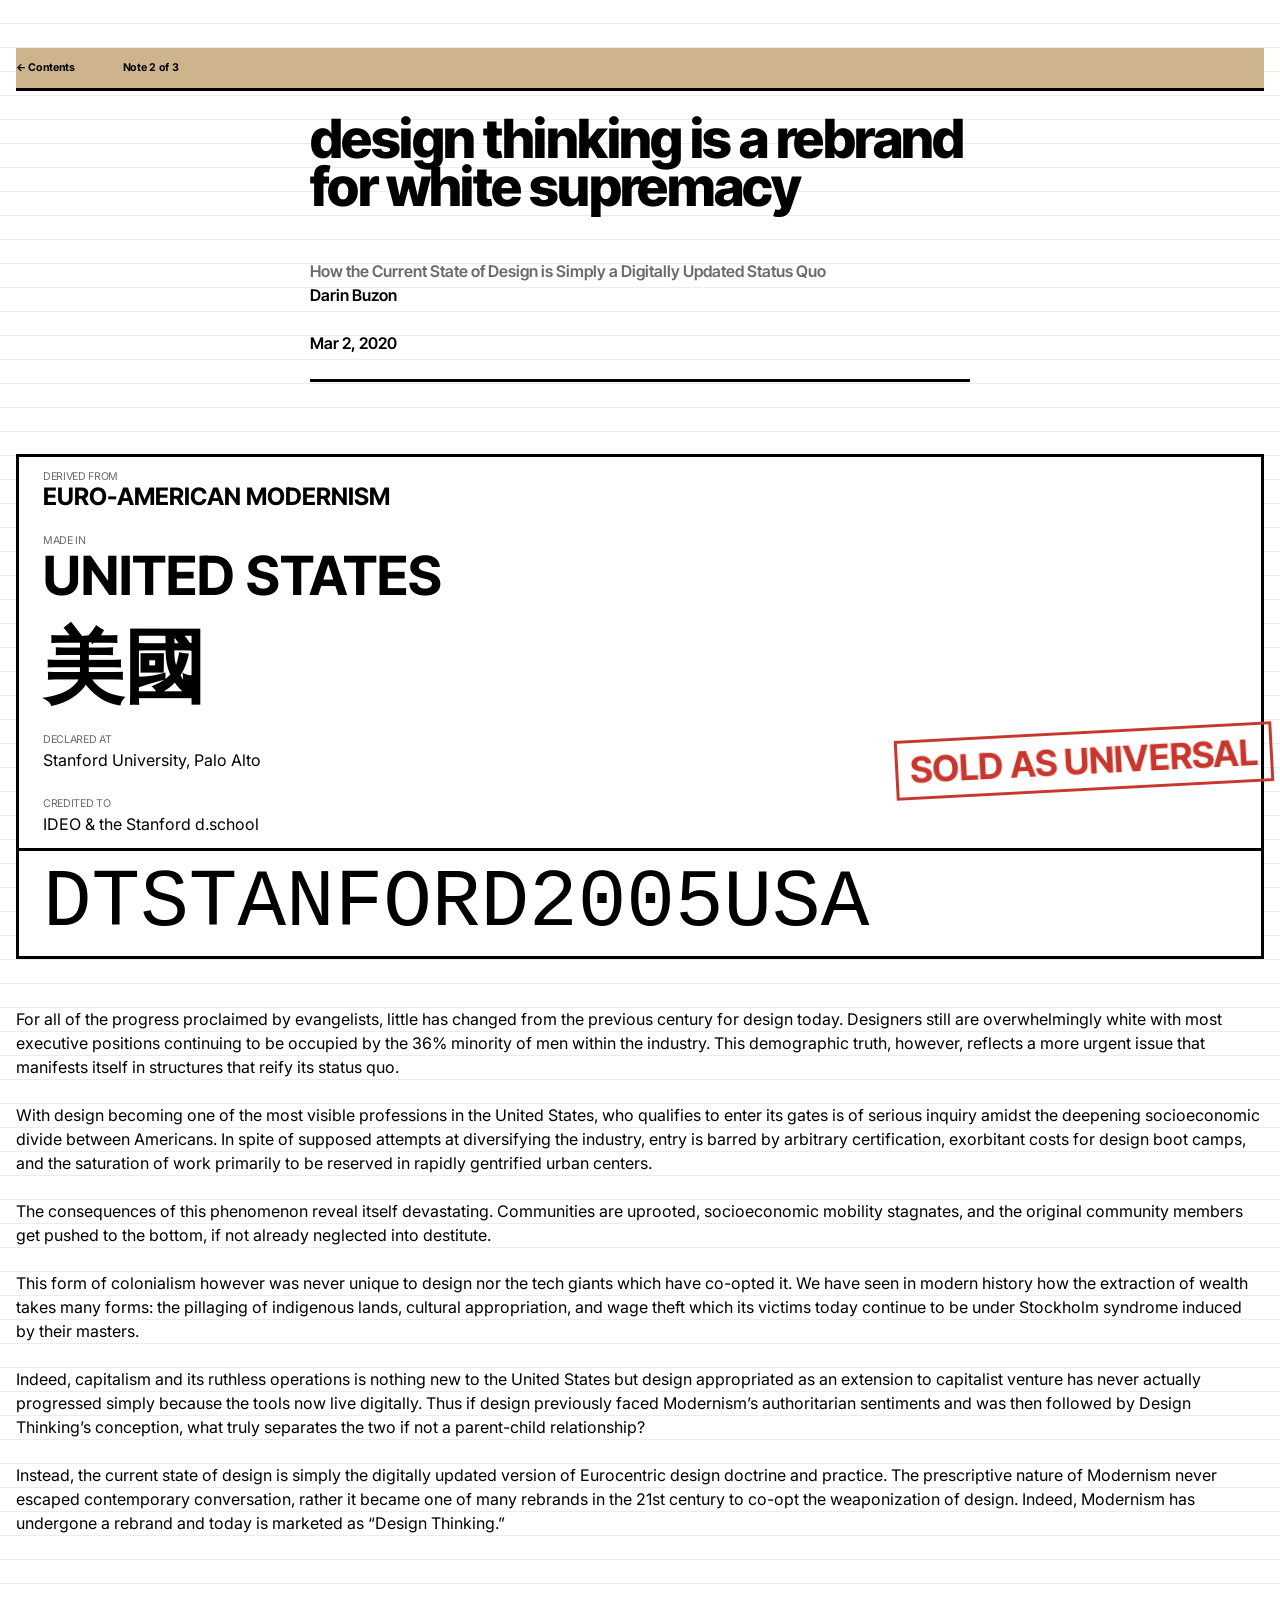
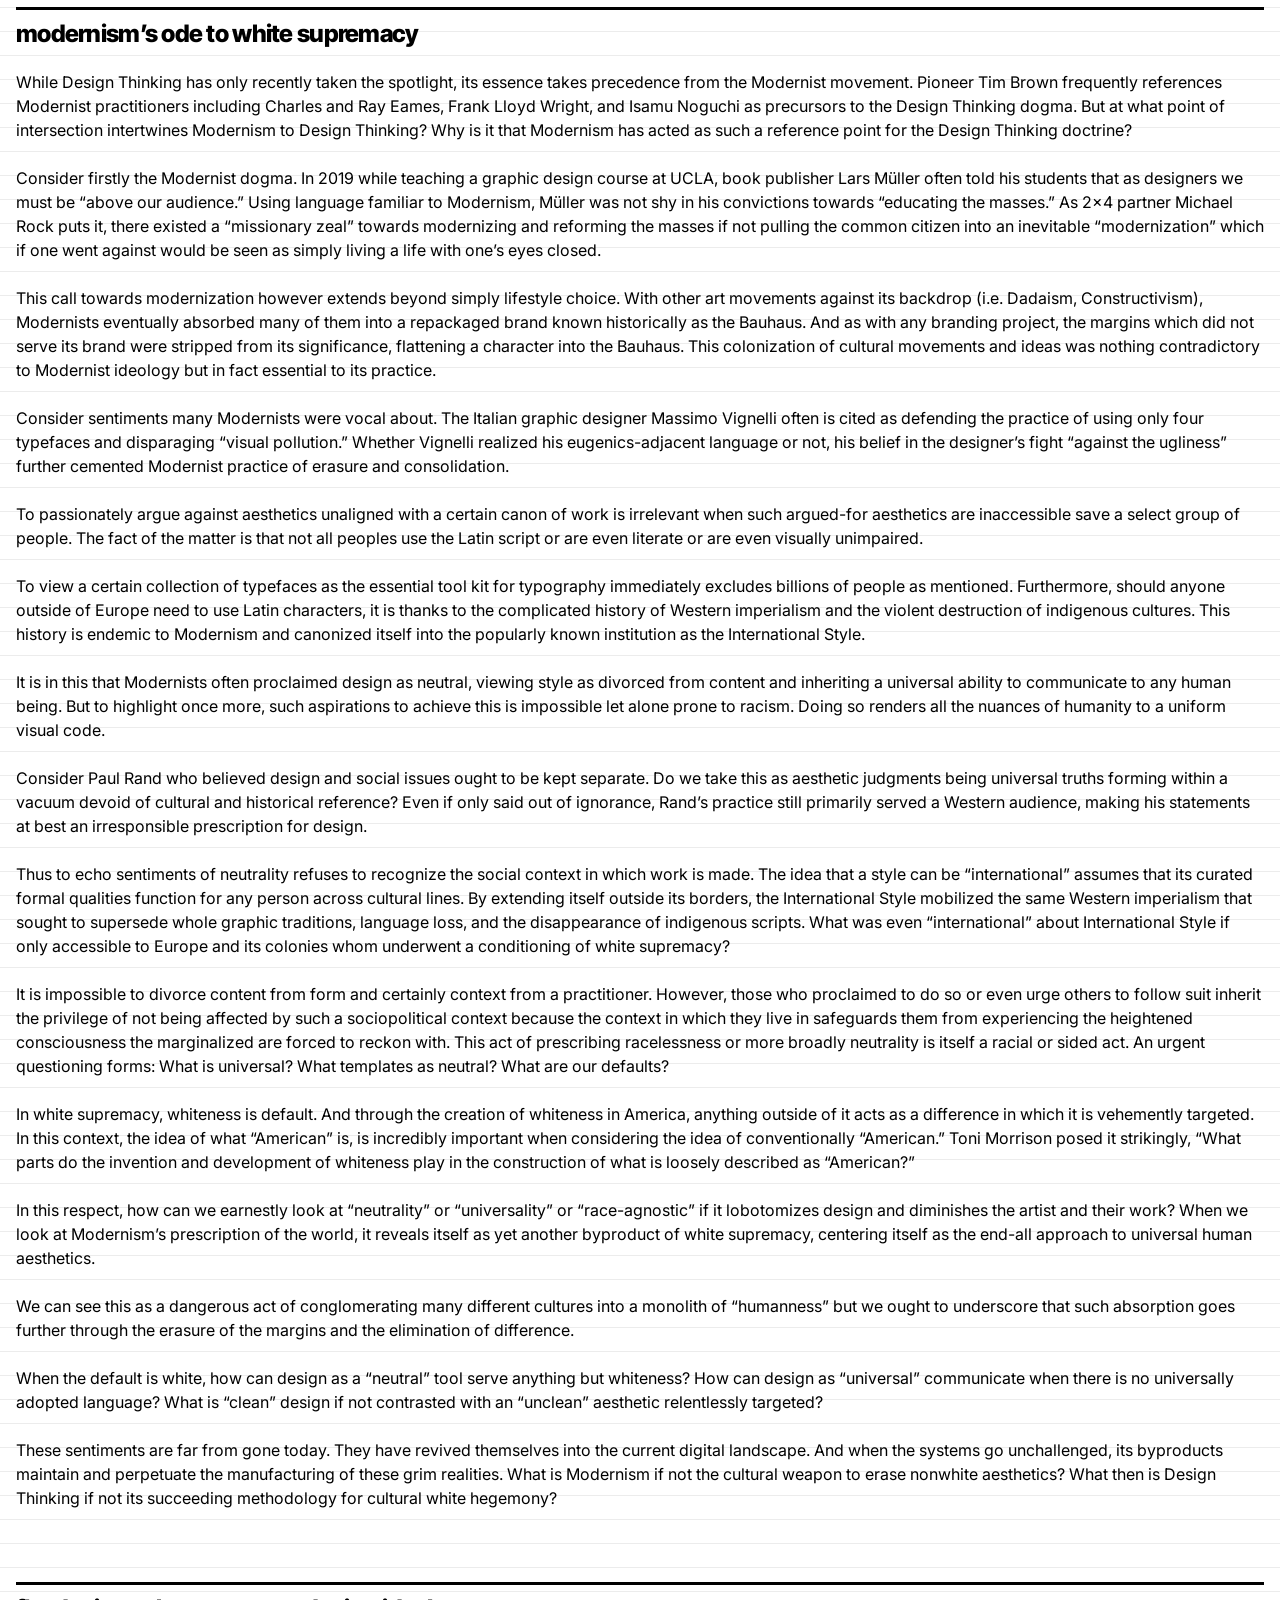
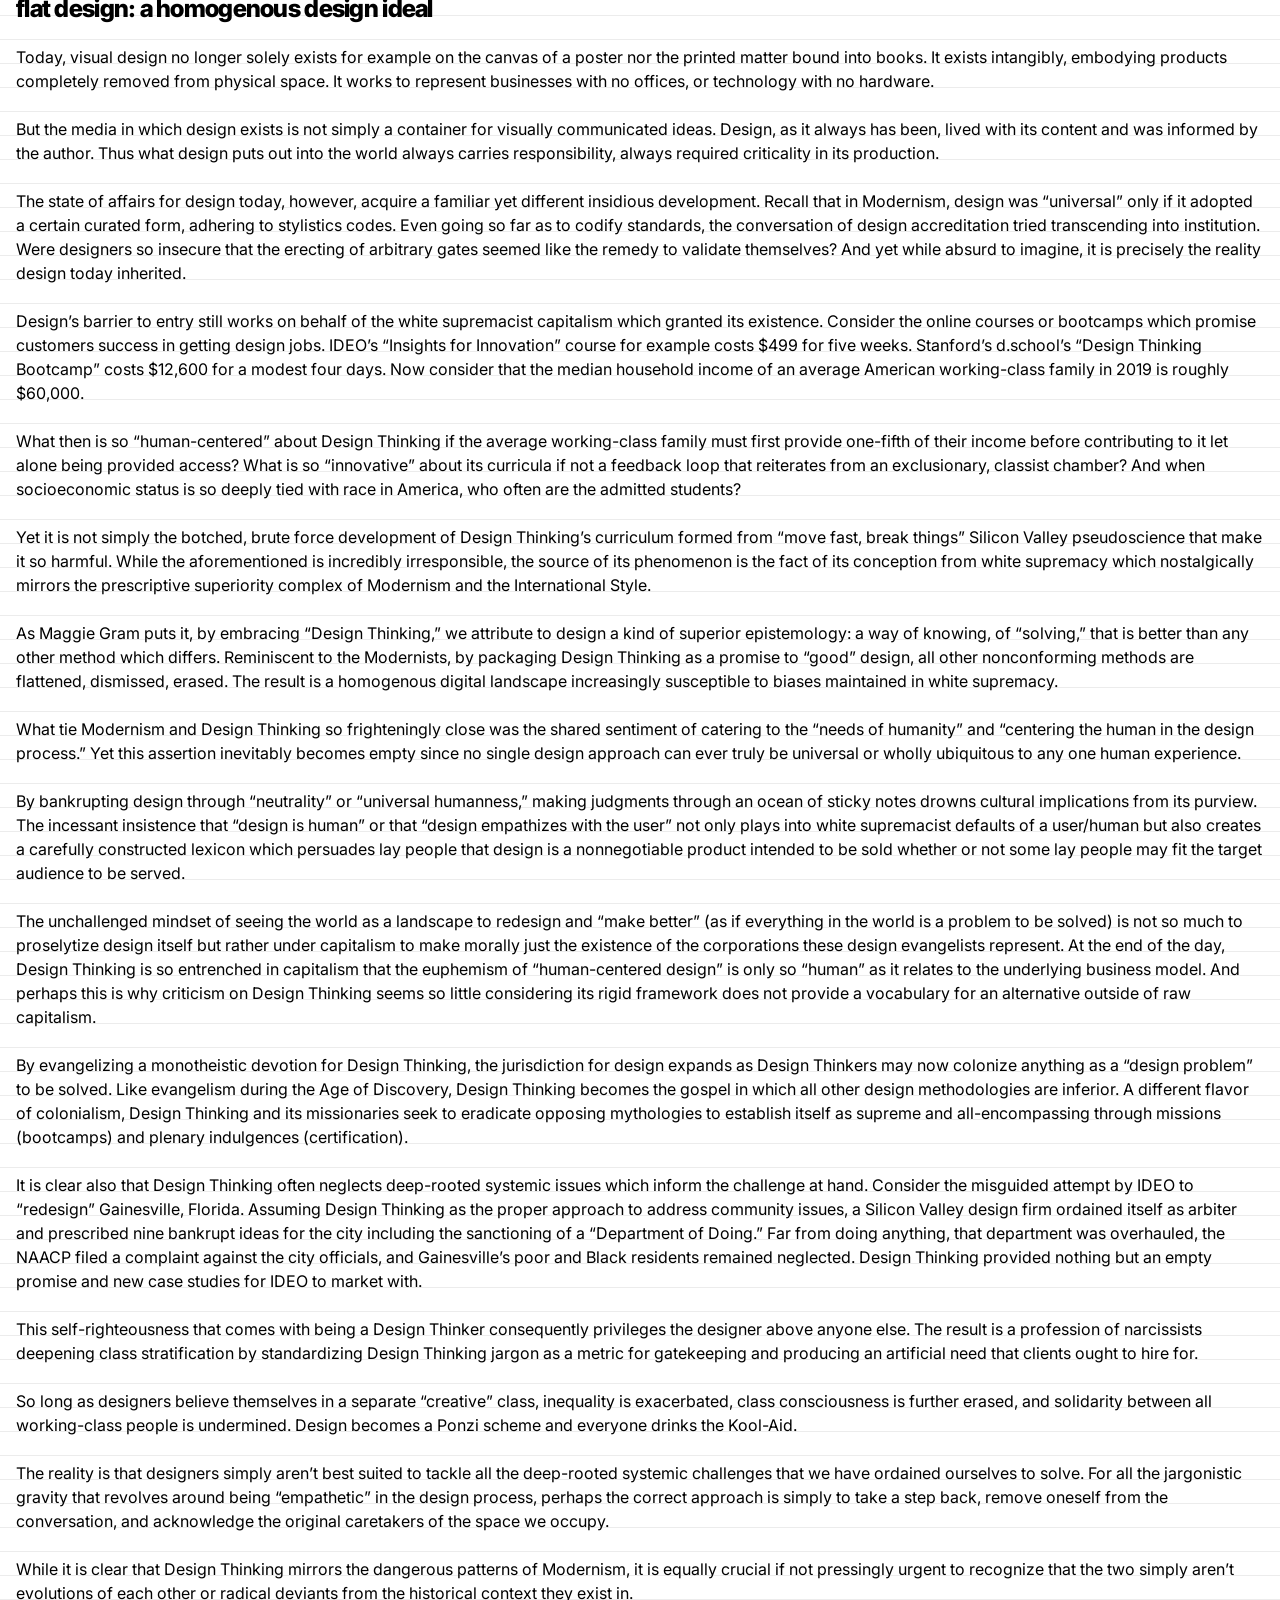
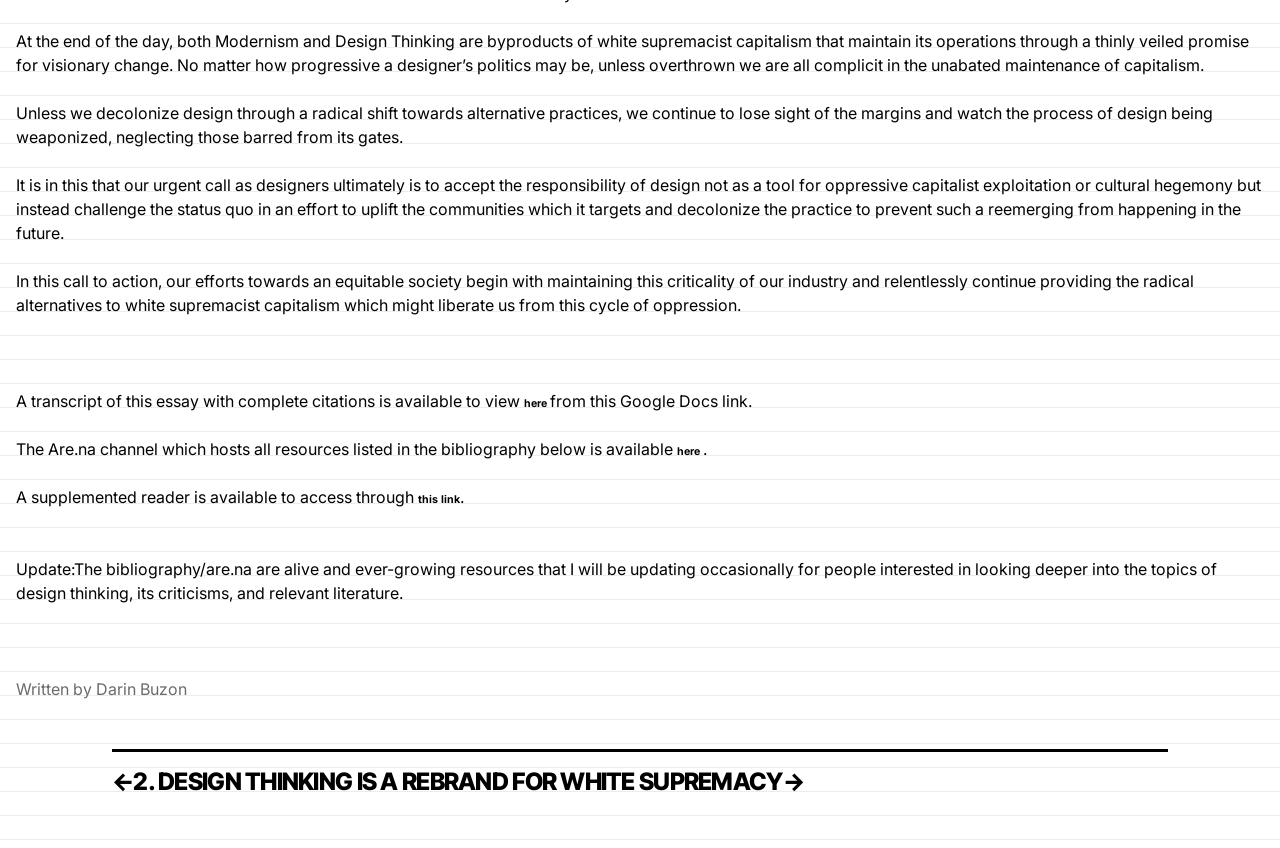
<file: direction-2/index.html>
<!doctype html>
<html>
	<head>
		<meta name="viewport" content="width=device-width, initial-scale=1">
		<style>
			@import '../styles/reset.css' layer(reset);
			@import '../styles/common.css' layer(common);
			@import 'style.css' layer(page);
		</style>
	</head>
	<nav class="topbar">
	<a href="../index.html">← Contents</a>
	<p>Note 2 of 3</p>
	</nav>
	<article>
		<header>
			<hgroup>
				<h1>Design Thinking is a Rebrand for White Supremacy</h1>
				<p>How the Current State of Design is Simply a Digitally Updated Status Quo</p>
			</hgroup>
			<p class="byline">Darin Buzon</p>
			<p><time datetime="2020-03-02">Mar 2, 2020</time></p>
		</header>
	</article>
	<aside class="label">
				<dl>
					<dt>Derived from</dt>
					<dd>Euro-American Modernism</dd>
					<dt>Made in</dt>
					<dd class="country">United States</dd>
					<dd lang="zh-Hant">美國</dd>
					<dt>Declared at</dt>
					<dd class="plain">Stanford University, Palo Alto</dd>
					<dt>Credited to</dt>
					<dd class="plain">IDEO &amp; the Stanford d.school</dd>
				</dl>
				<p class="barcode" aria-hidden="true">DTSTANFORD2005USA</p>
				<p class="stamp">Sold as universal</p>
			</aside>
		<section>
			<p>For all of the progress proclaimed by evangelists, little has changed from the previous century for design today. Designers still are overwhelmingly white with most executive positions continuing to be occupied by the 36% minority of men within the industry. This demographic truth, however, reflects a more urgent issue that manifests itself in structures that reify its status quo.</p>
			<p>With design becoming one of the most visible professions in the United States, who qualifies to enter its gates is of serious inquiry amidst the deepening socioeconomic divide between Americans. In spite of supposed attempts at diversifying the industry, entry is barred by arbitrary certification, exorbitant costs for design boot camps, and the saturation of work primarily to be reserved in rapidly gentrified urban centers.</p>
			<p>The consequences of this phenomenon reveal itself devastating. Communities are uprooted, socioeconomic mobility stagnates, and the original community members get pushed to the bottom, if not already neglected into destitute.</p>
			<p>This form of colonialism however was never unique to design nor the tech giants which have co-opted it. We have seen in modern history how the extraction of wealth takes many forms: the pillaging of indigenous lands, cultural appropriation, and wage theft which its victims today continue to be under Stockholm syndrome induced by their masters.</p>
			<p>Indeed, capitalism and its ruthless operations is nothing new to the United States but design appropriated as an extension to capitalist venture has never actually progressed simply because the tools now live digitally. Thus if design previously faced Modernism’s authoritarian sentiments and was then followed by Design Thinking’s conception, what truly separates the two if not a parent-child relationship?</p>
			<p>Instead, the current state of design is simply the digitally updated version of Eurocentric design doctrine and practice. The prescriptive nature of Modernism never escaped contemporary conversation, rather it became one of many rebrands in the 21st century to co-opt the weaponization of design. Indeed, Modernism has undergone a rebrand and today is marketed as “Design Thinking.”</p>
		</section>

		<section>
			<h2>Modernism’s Ode to White Supremacy</h2>
			<p>While Design Thinking has only recently taken the spotlight, its essence takes precedence from the Modernist movement. Pioneer Tim Brown frequently references Modernist practitioners including Charles and Ray Eames, Frank Lloyd Wright, and Isamu Noguchi as precursors to the Design Thinking dogma. But at what point of intersection intertwines Modernism to Design Thinking? Why is it that Modernism has acted as such a reference point for the Design Thinking doctrine?</p>
			<p>Consider firstly the Modernist dogma. In 2019 while teaching a graphic design course at UCLA, book publisher Lars Müller often told his students that as designers we must be “above our audience.” Using language familiar to Modernism, Müller was not shy in his convictions towards “educating the masses.” As 2x4 partner Michael Rock puts it, there existed a “missionary zeal” towards modernizing and reforming the masses if not pulling the common citizen into an inevitable “modernization” which if one went against would be seen as simply living a life with one’s eyes closed.</p>
			<p>This call towards modernization however extends beyond simply lifestyle choice. With other art movements against its backdrop (i.e. Dadaism, Constructivism), Modernists eventually absorbed many of them into a repackaged brand known historically as the Bauhaus. And as with any branding project, the margins which did not serve its brand were stripped from its significance, flattening a character into the Bauhaus. This colonization of cultural movements and ideas was nothing contradictory to Modernist ideology but in fact essential to its practice.</p>
			<p>Consider sentiments many Modernists were vocal about. The Italian graphic designer Massimo Vignelli often is cited as defending the practice of using only four typefaces and disparaging “visual pollution.” Whether Vignelli realized his eugenics-adjacent language or not, his belief in the designer’s fight “against the ugliness” further cemented Modernist practice of erasure and consolidation.</p>
			<p>To passionately argue against aesthetics unaligned with a certain canon of work is irrelevant when such argued-for aesthetics are inaccessible save a select group of people. The fact of the matter is that not all peoples use the Latin script or are even literate or are even visually unimpaired.</p>
			<p>To view a certain collection of typefaces as the essential tool kit for typography immediately excludes billions of people as mentioned. Furthermore, should anyone outside of Europe need to use Latin characters, it is thanks to the complicated history of Western imperialism and the violent destruction of indigenous cultures. This history is endemic to Modernism and canonized itself into the popularly known institution as the International Style.</p>
			<p>It is in this that Modernists often proclaimed design as neutral, viewing style as divorced from content and inheriting a universal ability to communicate to any human being. But to highlight once more, such aspirations to achieve this is impossible let alone prone to racism. Doing so renders all the nuances of humanity to a uniform visual code.</p>
			<p>Consider Paul Rand who believed design and social issues ought to be kept separate. Do we take this as aesthetic judgments being universal truths forming within a vacuum devoid of cultural and historical reference? Even if only said out of ignorance, Rand’s practice still primarily served a Western audience, making his statements at best an irresponsible prescription for design.</p>
			<p>Thus to echo sentiments of neutrality refuses to recognize the social context in which work is made. The idea that a style can be “international” assumes that its curated formal qualities function for any person across cultural lines. By extending itself outside its borders, the International Style mobilized the same Western imperialism that sought to supersede whole graphic traditions, language loss, and the disappearance of indigenous scripts. What was even “international” about International Style if only accessible to Europe and its colonies whom underwent a conditioning of white supremacy?</p>
			<p>It is impossible to divorce content from form and certainly context from a practitioner. However, those who proclaimed to do so or even urge others to follow suit inherit the privilege of not being affected by such a sociopolitical context because the context in which they live in safeguards them from experiencing the heightened consciousness the marginalized are forced to reckon with. This act of prescribing racelessness or more broadly neutrality is itself a racial or sided act. An urgent questioning forms: What is universal? What templates as neutral? What are our defaults?</p>
			<p>In white supremacy, whiteness is default. And through the creation of whiteness in America, anything outside of it acts as a difference in which it is vehemently targeted. In this context, the idea of what “American” is, is incredibly important when considering the idea of conventionally “American.” Toni Morrison posed it strikingly, “What parts do the invention and development of whiteness play in the construction of what is loosely described as “American?”</p>
			<p>In this respect, how can we earnestly look at “neutrality” or “universality” or “race-agnostic” if it lobotomizes design and diminishes the artist and their work? When we look at Modernism’s prescription of the world, it reveals itself as yet another byproduct of white supremacy, centering itself as the end-all approach to universal human aesthetics.</p>
			<p>We can see this as a dangerous act of conglomerating many different cultures into a monolith of “humanness” but we ought to underscore that such absorption goes further through the erasure of the margins and the elimination of difference.</p>
			<p>When the default is white, how can design as a “neutral” tool serve anything but whiteness? How can design as “universal” communicate when there is no universally adopted language? What is “clean” design if not contrasted with an “unclean” aesthetic relentlessly targeted?</p>
			<p>These sentiments are far from gone today. They have revived themselves into the current digital landscape. And when the systems go unchallenged, its byproducts maintain and perpetuate the manufacturing of these grim realities. What is Modernism if not the cultural weapon to erase nonwhite aesthetics? What then is Design Thinking if not its succeeding methodology for cultural white hegemony?</p>
		</section>

		<section>
			<h2>Flat Design: A Homogenous Design Ideal</h2>
			<p>Today, visual design no longer solely exists for example on the canvas of a poster nor the printed matter bound into books. It exists intangibly, embodying products completely removed from physical space. It works to represent businesses with no offices, or technology with no hardware.</p>
			<p>But the media in which design exists is not simply a container for visually communicated ideas. Design, as it always has been, lived with its content and was informed by the author. Thus what design puts out into the world always carries responsibility, always required criticality in its production.</p>
			<p>The state of affairs for design today, however, acquire a familiar yet different insidious development. Recall that in Modernism, design was “universal” only if it adopted a certain curated form, adhering to stylistics codes. Even going so far as to codify standards, the conversation of design accreditation tried transcending into institution. Were designers so insecure that the erecting of arbitrary gates seemed like the remedy to validate themselves? And yet while absurd to imagine, it is precisely the reality design today inherited.</p>
			<p>Design’s barrier to entry still works on behalf of the white supremacist capitalism which granted its existence. Consider the online courses or bootcamps which promise customers success in getting design jobs. IDEO’s “Insights for Innovation” course for example costs $499 for five weeks. Stanford’s d.school’s “Design Thinking Bootcamp” costs $12,600 for a modest four days. Now consider that the median household income of an average American working-class family in 2019 is roughly $60,000.</p>
			<p>What then is so “human-centered” about Design Thinking if the average working-class family must first provide one-fifth of their income before contributing to it let alone being provided access? What is so “innovative” about its curricula if not a feedback loop that reiterates from an exclusionary, classist chamber? And when socioeconomic status is so deeply tied with race in America, who often are the admitted students?</p>
			<p>Yet it is not simply the botched, brute force development of Design Thinking’s curriculum formed from “move fast, break things” Silicon Valley pseudoscience that make it so harmful. While the aforementioned is incredibly irresponsible, the source of its phenomenon is the fact of its conception from white supremacy which nostalgically mirrors the prescriptive superiority complex of Modernism and the International Style.</p>
			<p>As Maggie Gram puts it, by embracing “Design Thinking,” we attribute to design a kind of superior epistemology: a way of knowing, of “solving,” that is better than any other method which differs. Reminiscent to the Modernists, by packaging Design Thinking as a promise to “good” design, all other nonconforming methods are flattened, dismissed, erased. The result is a homogenous digital landscape increasingly susceptible to biases maintained in white supremacy.</p>
			<p>What tie Modernism and Design Thinking so frighteningly close was the shared sentiment of catering to the “needs of humanity” and “centering the human in the design process.” Yet this assertion inevitably becomes empty since no single design approach can ever truly be universal or wholly ubiquitous to any one human experience.</p>
			<p>By bankrupting design through “neutrality” or “universal humanness,” making judgments through an ocean of sticky notes drowns cultural implications from its purview. The incessant insistence that “design is human” or that “design empathizes with the user” not only plays into white supremacist defaults of a user/human but also creates a carefully constructed lexicon which persuades lay people that design is a nonnegotiable product intended to be sold whether or not some lay people may fit the target audience to be served.</p>
			<p>The unchallenged mindset of seeing the world as a landscape to redesign and “make better” (as if everything in the world is a problem to be solved) is not so much to proselytize design itself but rather under capitalism to make morally just the existence of the corporations these design evangelists represent. At the end of the day, Design Thinking is so entrenched in capitalism that the euphemism of “human-centered design” is only so “human” as it relates to the underlying business model. And perhaps this is why criticism on Design Thinking seems so little considering its rigid framework does not provide a vocabulary for an alternative outside of raw capitalism.</p>
			<p>By evangelizing a monotheistic devotion for Design Thinking, the jurisdiction for design expands as Design Thinkers may now colonize anything as a “design problem” to be solved. Like evangelism during the Age of Discovery, Design Thinking becomes the gospel in which all other design methodologies are inferior. A different flavor of colonialism, Design Thinking and its missionaries seek to eradicate opposing mythologies to establish itself as supreme and all-encompassing through missions (bootcamps) and plenary indulgences (certification).</p>
			<p>It is clear also that Design Thinking often neglects deep-rooted systemic issues which inform the challenge at hand. Consider the misguided attempt by IDEO to “redesign” Gainesville, Florida. Assuming Design Thinking as the proper approach to address community issues, a Silicon Valley design firm ordained itself as arbiter and prescribed nine bankrupt ideas for the city including the sanctioning of a “Department of Doing.” Far from doing anything, that department was overhauled, the NAACP filed a complaint against the city officials, and Gainesville’s poor and Black residents remained neglected. Design Thinking provided nothing but an empty promise and new case studies for IDEO to market with.</p>
			<p>This self-righteousness that comes with being a Design Thinker consequently privileges the designer above anyone else. The result is a profession of narcissists deepening class stratification by standardizing Design Thinking jargon as a metric for gatekeeping and producing an artificial need that clients ought to hire for.</p>
			<p>So long as designers believe themselves in a separate “creative” class, inequality is exacerbated, class consciousness is further erased, and solidarity between all working-class people is undermined. Design becomes a Ponzi scheme and everyone drinks the Kool-Aid.</p>
			<p>The reality is that designers simply aren’t best suited to tackle all the deep-rooted systemic challenges that we have ordained ourselves to solve. For all the jargonistic gravity that revolves around being “empathetic” in the design process, perhaps the correct approach is simply to take a step back, remove oneself from the conversation, and acknowledge the original caretakers of the space we occupy.</p>
			<p>While it is clear that Design Thinking mirrors the dangerous patterns of Modernism, it is equally crucial if not pressingly urgent to recognize that the two simply aren’t evolutions of each other or radical deviants from the historical context they exist in.</p>
			<p>At the end of the day, both Modernism and Design Thinking are byproducts of white supremacist capitalism that maintain its operations through a thinly veiled promise for visionary change. No matter how progressive a designer’s politics may be, unless overthrown we are all complicit in the unabated maintenance of capitalism.</p>
			<p>Unless we decolonize design through a radical shift towards alternative practices, we continue to lose sight of the margins and watch the process of design being weaponized, neglecting those barred from its gates.</p>
			<p>It is in this that our urgent call as designers ultimately is to accept the responsibility of design not as a tool for oppressive capitalist exploitation or cultural hegemony but instead challenge the status quo in an effort to uplift the communities which it targets and decolonize the practice to prevent such a reemerging from happening in the future.</p>
			<p>In this call to action, our efforts towards an equitable society begin with maintaining this criticality of our industry and relentlessly continue providing the radical alternatives to white supremacist capitalism which might liberate us from this cycle of oppression.</p>
		</section>

		<aside>
			<p>A transcript of this essay with complete citations is available to view <a href="https://docs.google.com/document/d/1gXH4KPeyGgOwbHIFzgAdbr2h0PYvIms-XIQW8dNdVcc/edit?usp=sharing">here </a> from this Google Docs link.</p>
			<p>The Are.na channel which hosts all resources listed in the bibliography below is available <a href="https://www.are.na/darin-buzon/design-thinking-is-a-rebrand-for-white-supremacy">here </a>.</p>
			<p>A supplemented reader is available to access through <a href="https://docs.google.com/document/d/1VnYfxrXpEuC553GezkSxVcbWd0IumYLDL7OUCOUX9fo/edit?usp=sharing">this link</a>.</p>
		</aside>

		<section>
			<p><strong>Update:</strong>The bibliography/are.na are alive and ever-growing resources that I will be updating occasionally for people interested in looking deeper into the topics of design thinking, its criticisms, and relevant literature.</p>
		</section>

		<footer>
			<p>Written by Darin Buzon</p>
		</footer>
		<nav class="next">
		<a href="../direction-2/"><span>←</span>2. Design Thinking Is a Rebrand for White Supremacy<span>→</span></a>
</nav>
</body>
</html>
</file>
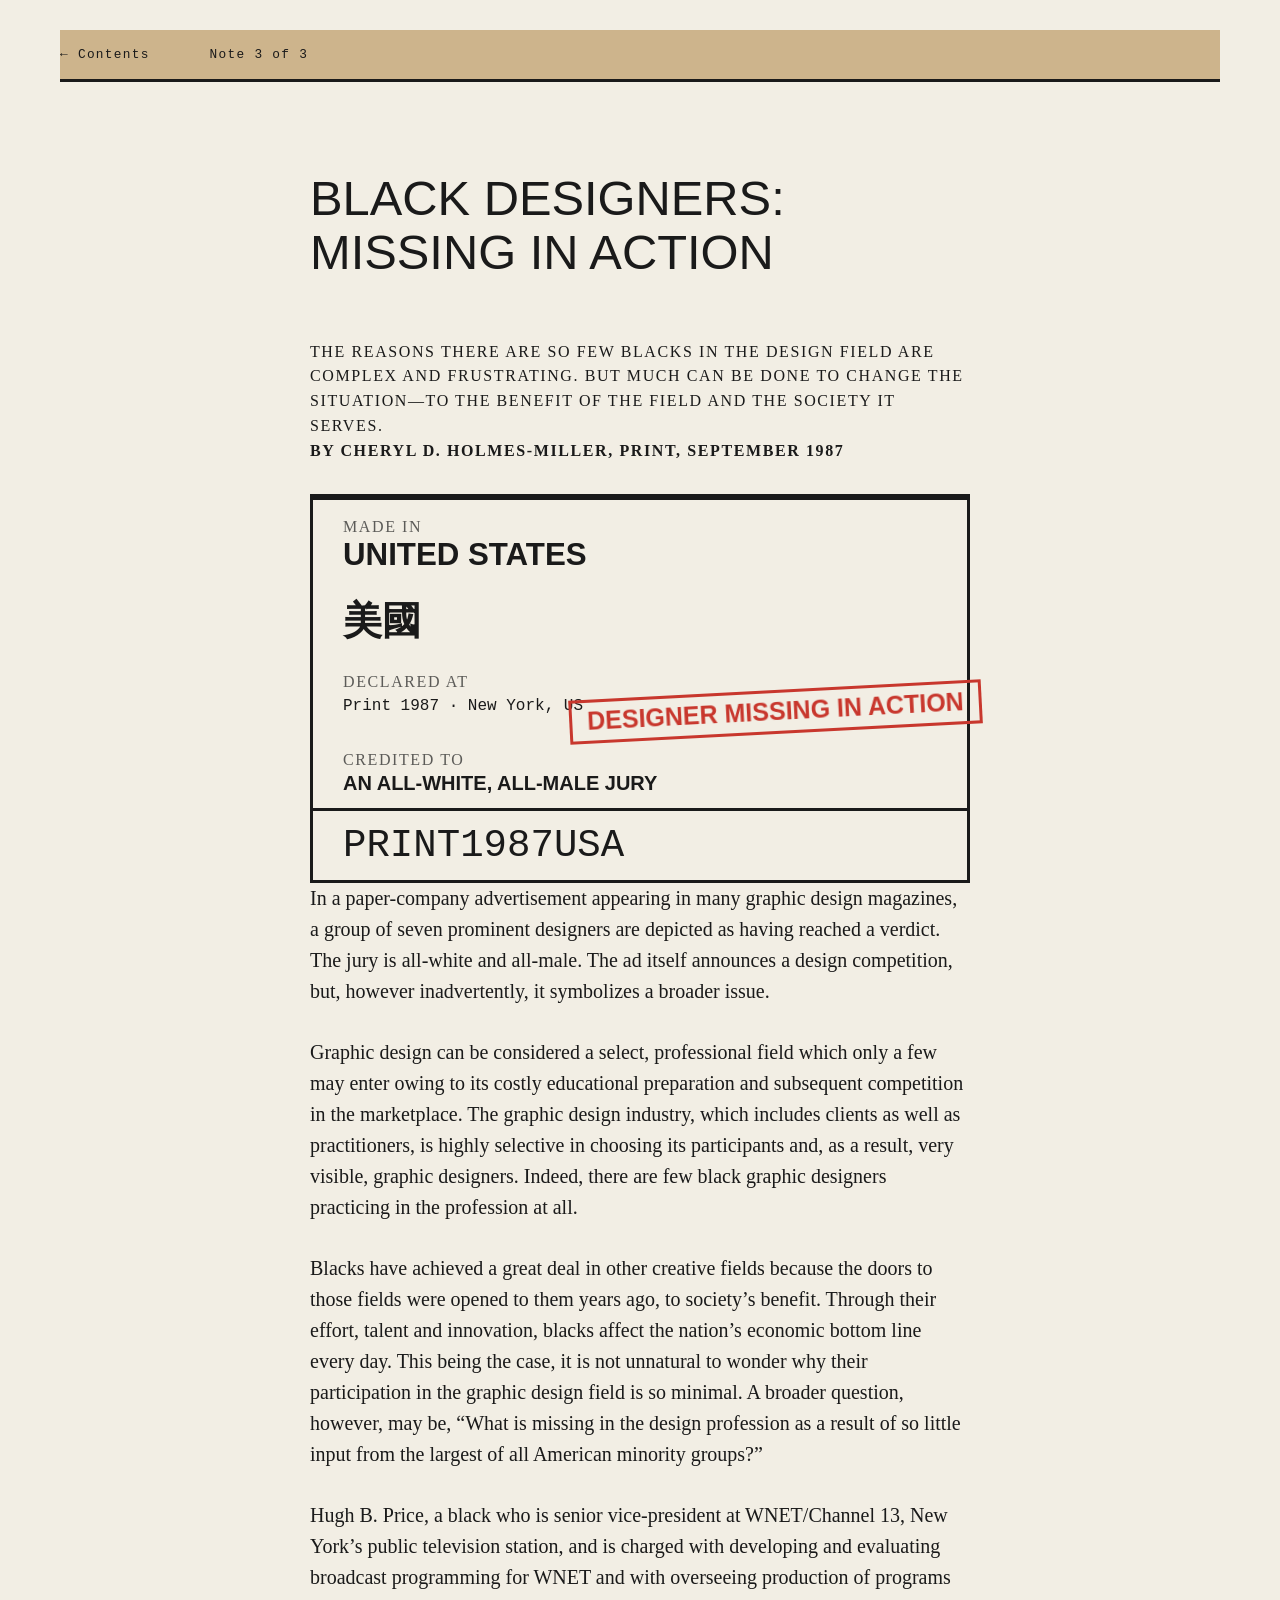
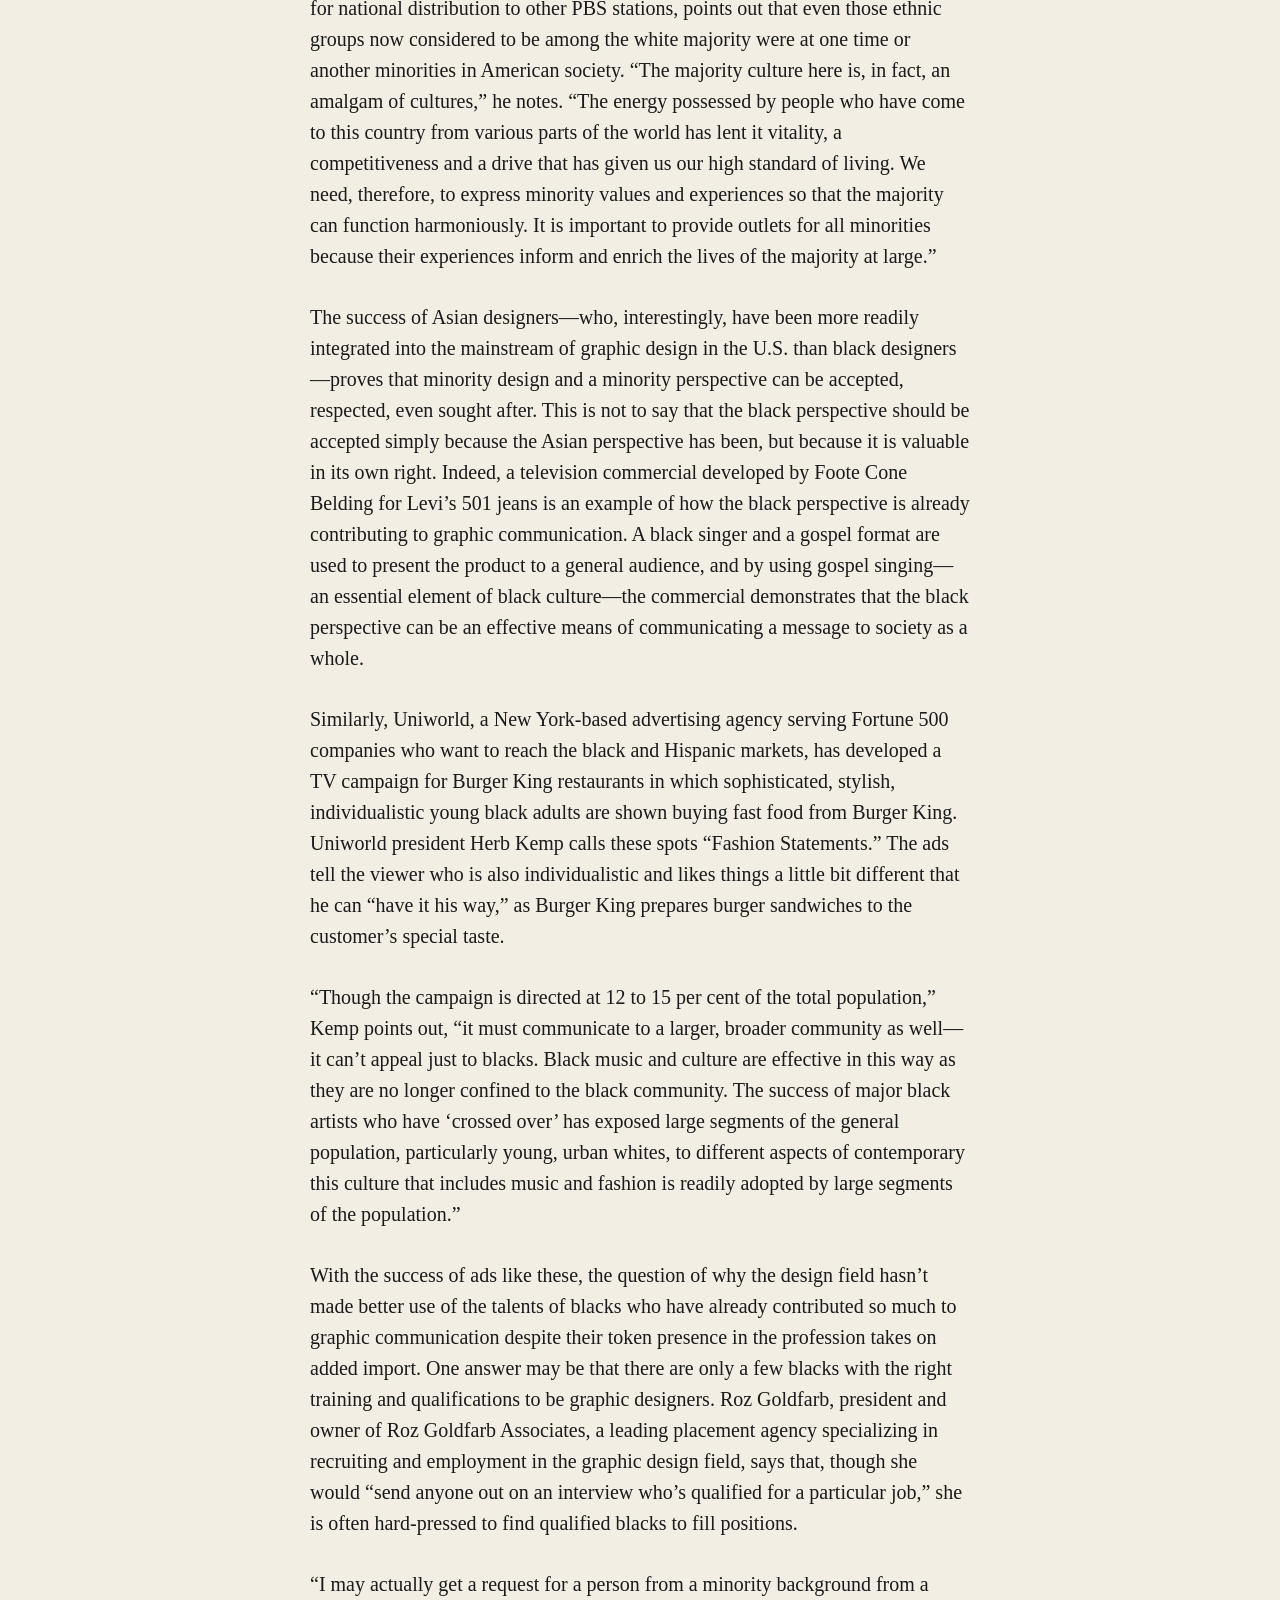
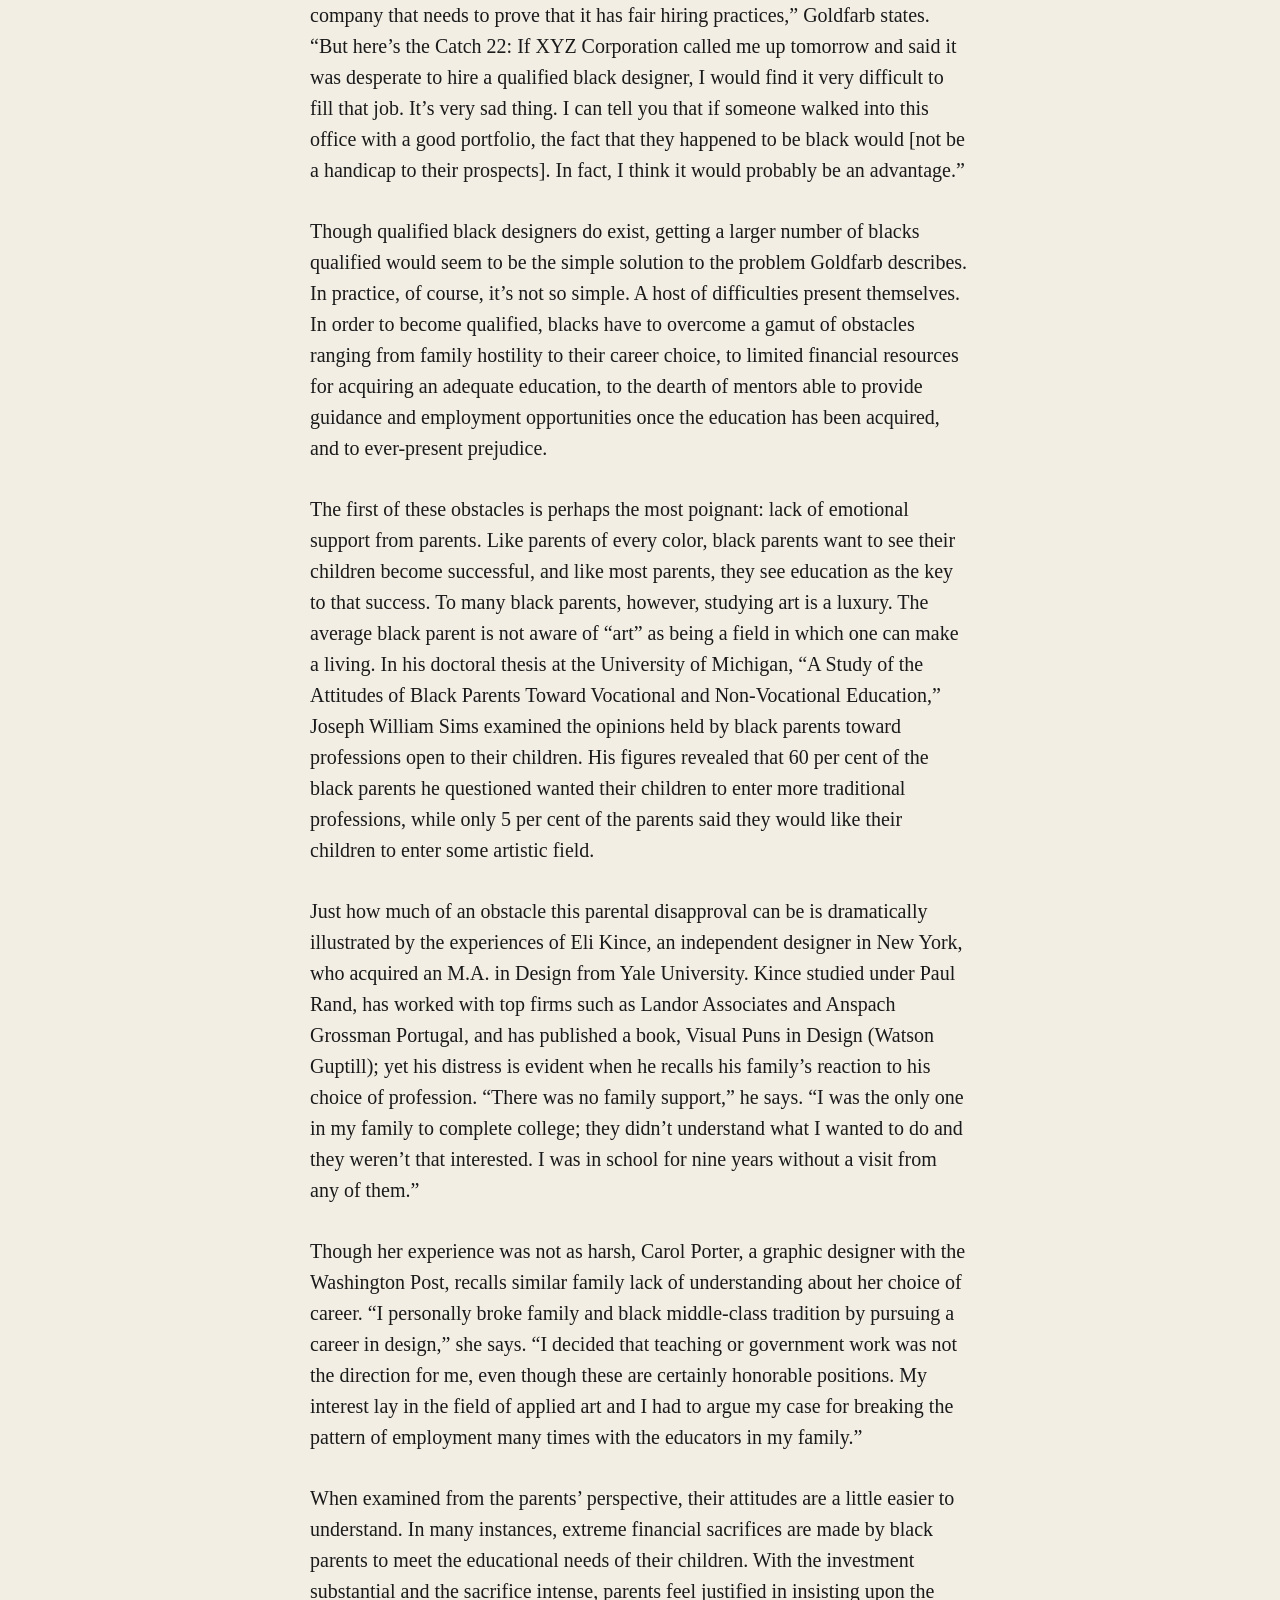
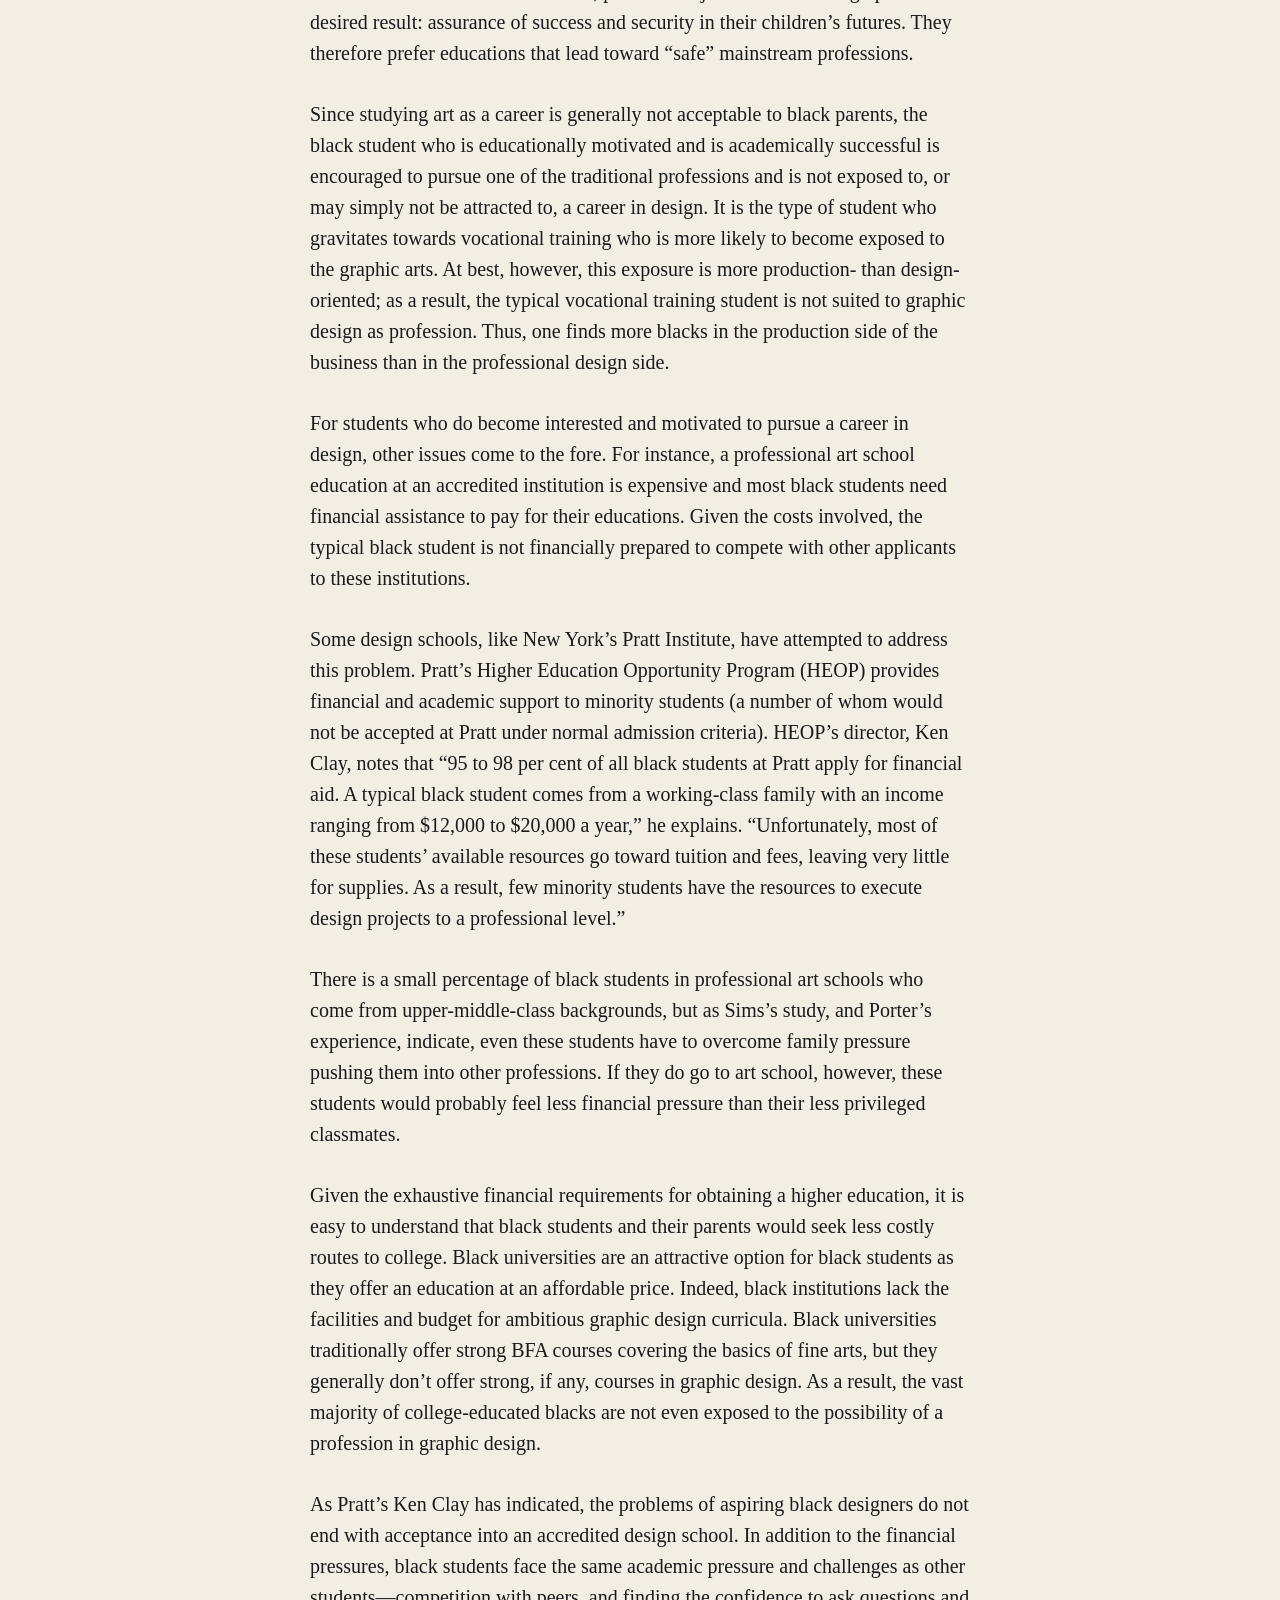
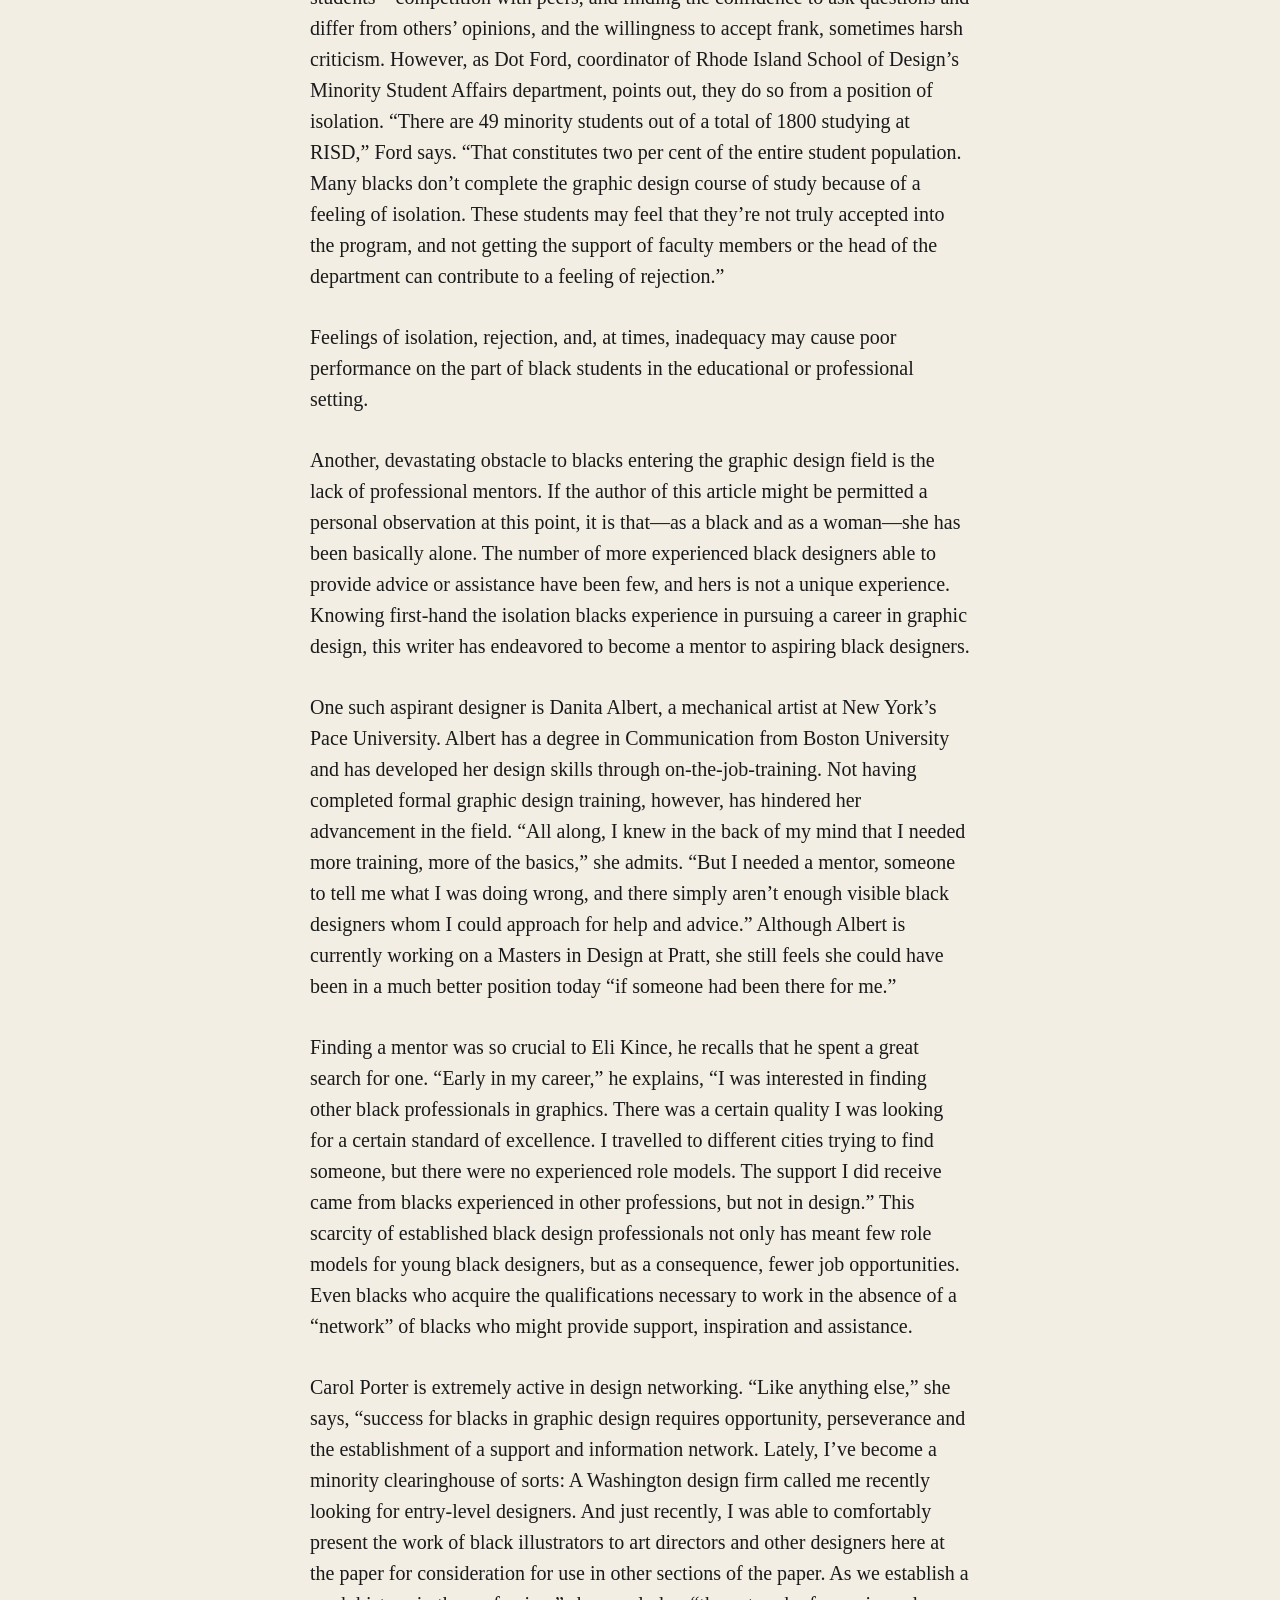
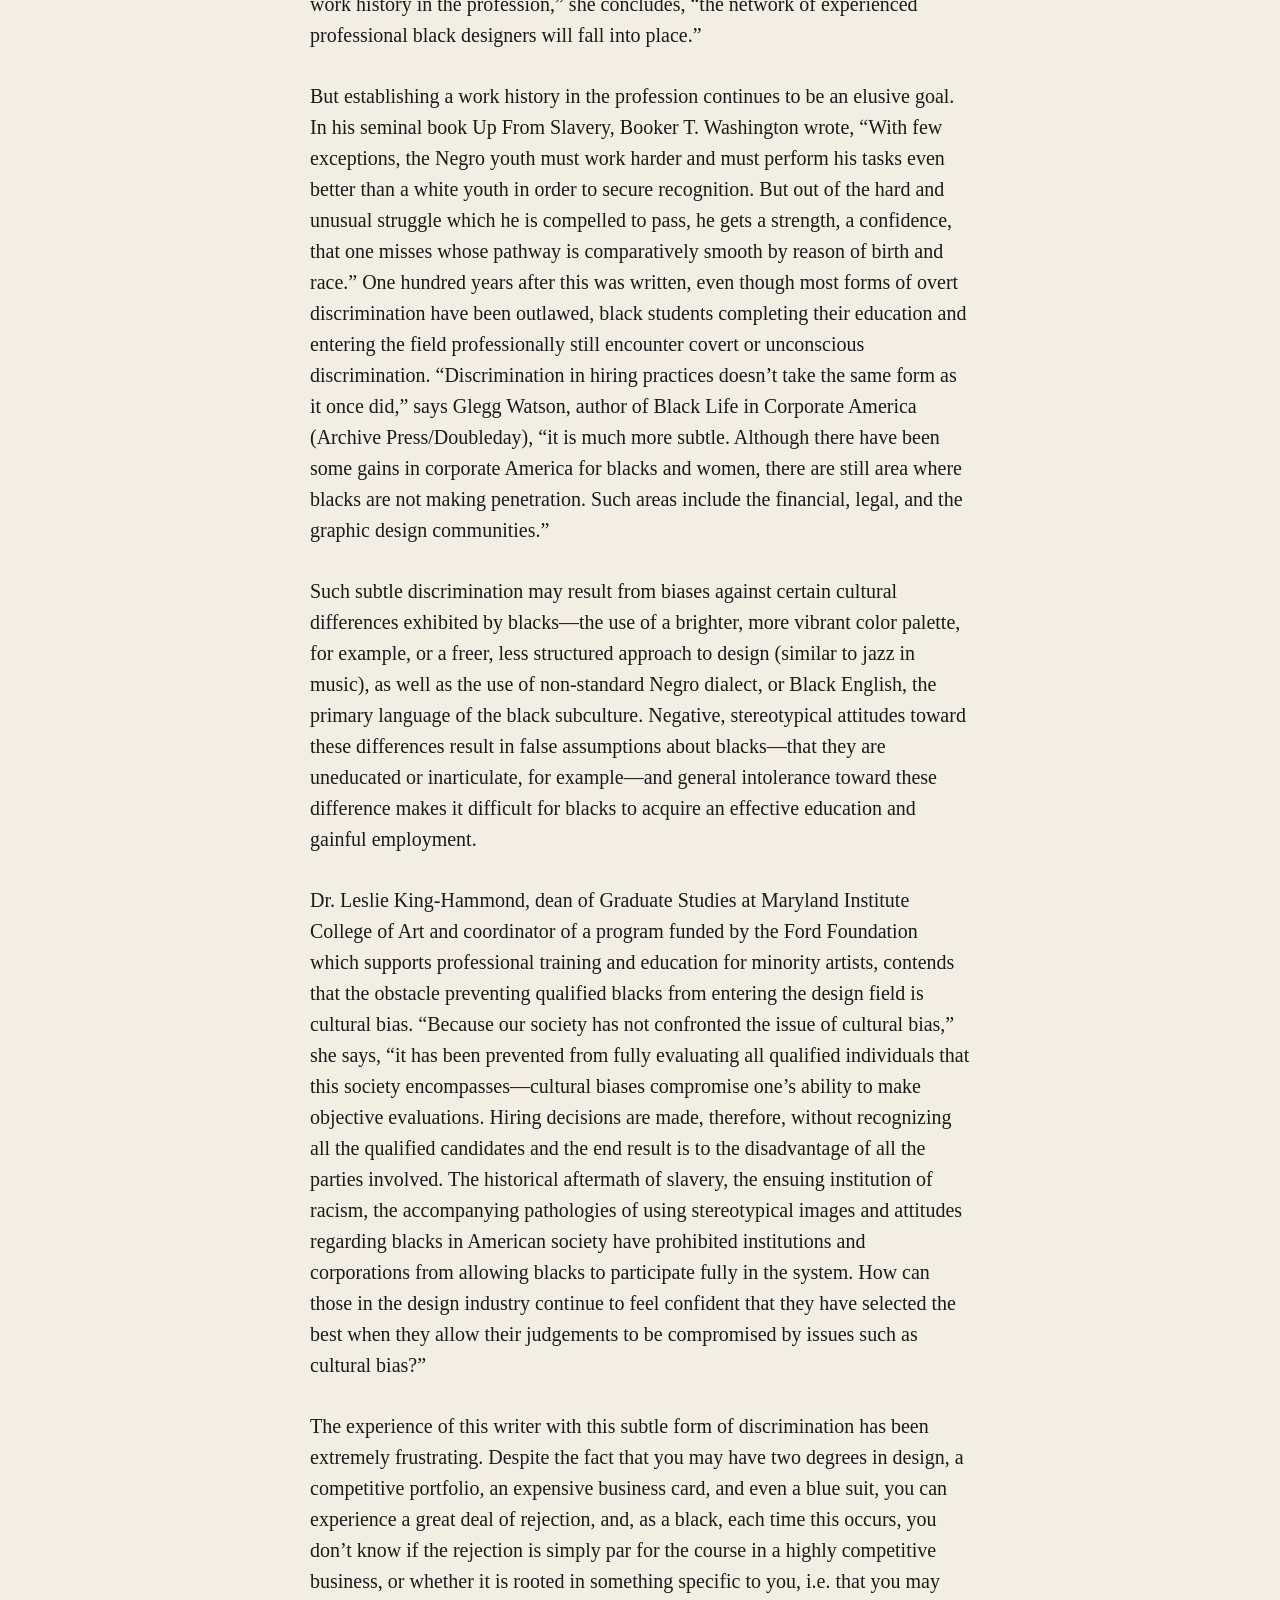
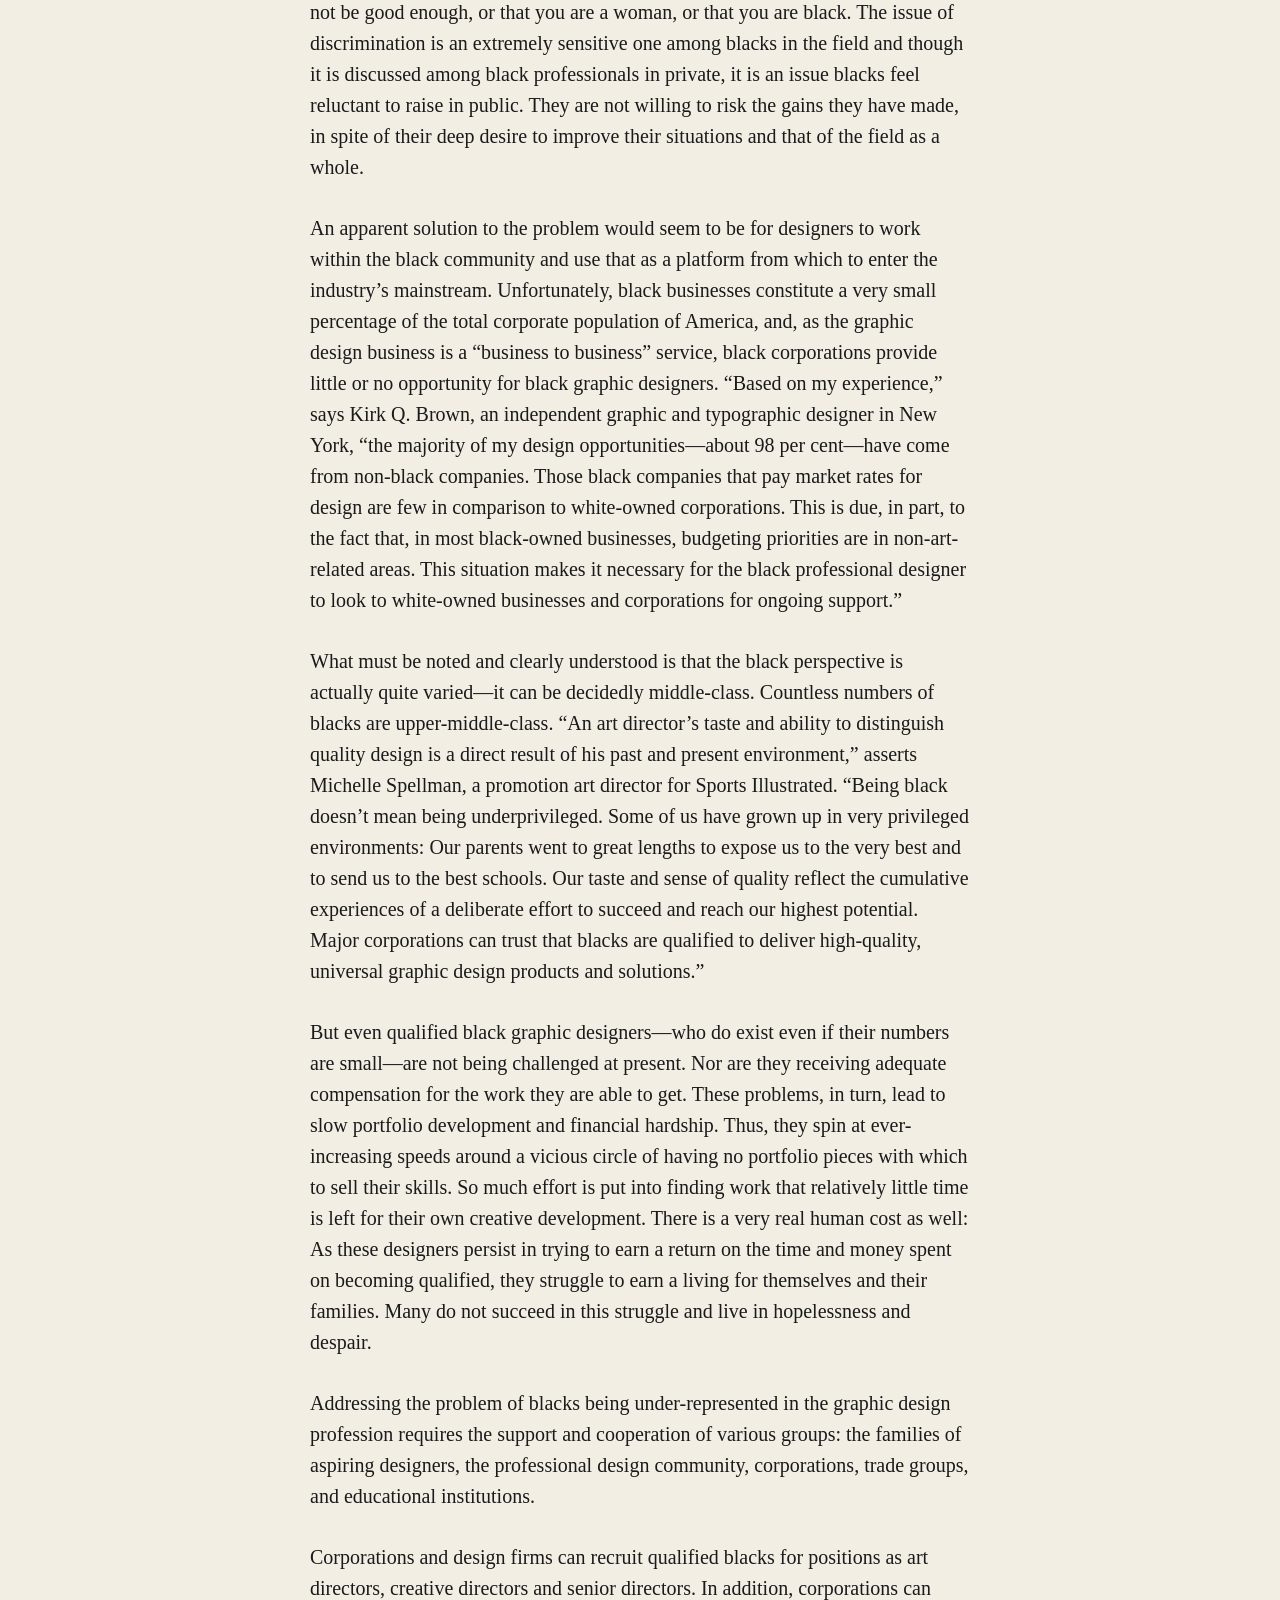
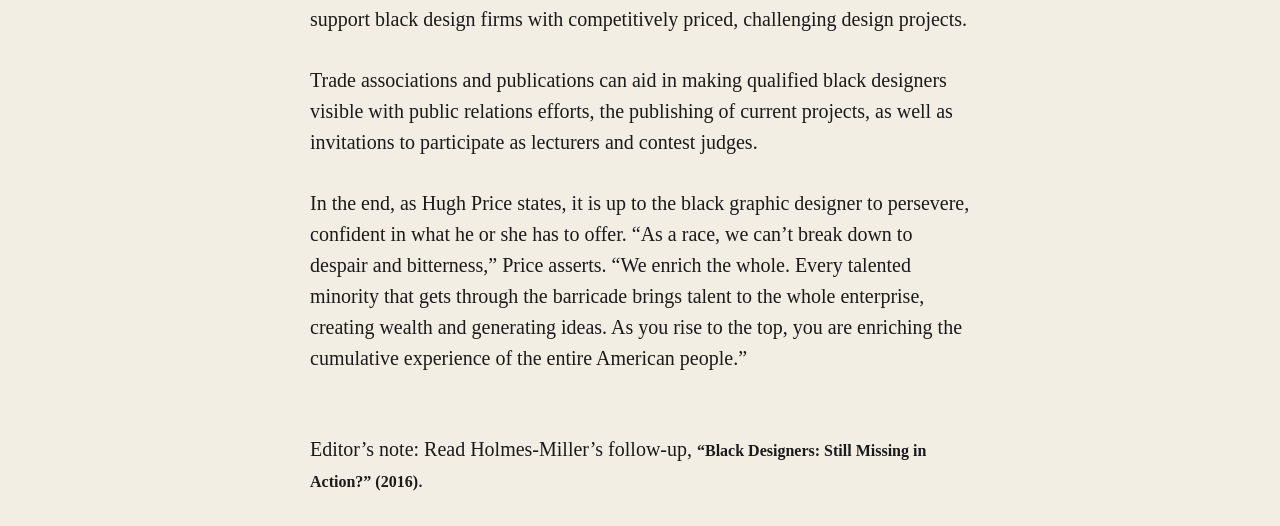
<file: direction-3/index.html>
<!doctype html>
<html lang="en">
	<head>
		<meta name="viewport" content="width=device-width, initial-scale=1">
		<title>Black Designers: Missing in Action (1987)</title>
		<style>
			@import '../styles/reset.css' layer(reset);
			@import '../styles/common.css' layer(common);
			@import 'style.css' layer(page);
		</style>
	</head>
	<body>
		<nav class="topbar">
			<a href="../index.html">← Contents</a>
			<p>Note 3 of 3</p>
		</nav>

		<main>
			<article>
				<header>
					<hgroup>
						<h1>Black Designers: Missing in Action</h1>
						<p>The reasons there are so few blacks in the design field are complex and frustrating. But much can be done to change the situation—to the benefit of the field and the society it serves.</p>
					</hgroup>
					<p class="byline">By Cheryl D. Holmes-Miller, <cite>Print</cite>, <time datetime="1987-09">September 1987</time></p>
				</header>

				<aside class="label">
					<dl>
						<dt>Made in</dt>
						<dd class="country">United States</dd>
						<dd lang="zh-Hant">美國</dd>
						<dt>Declared at</dt>
						<dd class="plain"><cite>Print</cite> 1987 · New York, US</dd>
						<dt>Credited to</dt>
						<dd>An all-white, all-male jury</dd>
					</dl>
					<p class="barcode" aria-hidden="true">PRINT1987USA</p>
					<p class="stamp">Designer missing in action</p>
				</aside>

				<p>In a paper-company advertisement appearing in many graphic design magazines, a group of seven prominent designers are depicted as having reached a verdict. The jury is all-white and all-male. The ad itself announces a design competition, but, however inadvertently, it symbolizes a broader issue.</p>

				<p>Graphic design can be considered a select, professional field which only a few may enter owing to its costly educational preparation and subsequent competition in the marketplace. The graphic design industry, which includes clients as well as practitioners, is highly selective in choosing its participants and, as a result, very visible, graphic designers. Indeed, there are few black graphic designers practicing in the profession at all.</p>

				<p>Blacks have achieved a great deal in other creative fields because the doors to those fields were opened to them years ago, to society’s benefit. Through their effort, talent and innovation, blacks affect the nation’s economic bottom line every day. This being the case, it is not unnatural to wonder why their participation in the graphic design field is so minimal. A broader question, however, may be, “What is missing in the design profession as a result of so little input from the largest of all American minority groups?”</p>

				<p>Hugh B. Price, a black who is senior vice-president at WNET/Channel 13, New York’s public television station, and is charged with developing and evaluating broadcast programming for WNET and with overseeing production of programs for national distribution to other PBS stations, points out that even those ethnic groups now considered to be among the white majority were at one time or another minorities in American society. “The majority culture here is, in fact, an amalgam of cultures,” he notes. “The energy possessed by people who have come to this country from various parts of the world has lent it vitality, a competitiveness and a drive that has given us our high standard of living. We need, therefore, to express minority values and experiences so that the majority can function harmoniously. It is important to provide outlets for all minorities because their experiences inform and enrich the lives of the majority at large.”</p>

				<p>The success of Asian designers—who, interestingly, have been more readily integrated into the mainstream of graphic design in the U.S. than black designers—proves that minority design and a minority perspective can be accepted, respected, even sought after. This is not to say that the black perspective should be accepted simply because the Asian perspective has been, but because it is valuable in its own right. Indeed, a television commercial developed by Foote Cone Belding for Levi’s 501 jeans is an example of how the black perspective is already contributing to graphic communication. A black singer and a gospel format are used to present the product to a general audience, and by using gospel singing—an essential element of black culture—the commercial demonstrates that the black perspective can be an effective means of communicating a message to society as a whole.</p>

				<p>Similarly, Uniworld, a New York-based advertising agency serving Fortune 500 companies who want to reach the black and Hispanic markets, has developed a TV campaign for Burger King restaurants in which sophisticated, stylish, individualistic young black adults are shown buying fast food from Burger King. Uniworld president Herb Kemp calls these spots “Fashion Statements.” The ads tell the viewer who is also individualistic and likes things a little bit different that he can “have it his way,” as Burger King prepares burger sandwiches to the customer’s special taste.</p>

				<p>“Though the campaign is directed at 12 to 15 per cent of the total population,” Kemp points out, “it must communicate to a larger, broader community as well—it can’t appeal just to blacks. Black music and culture are effective in this way as they are no longer confined to the black community. The success of major black artists who have ‘crossed over’ has exposed large segments of the general population, particularly young, urban whites, to different aspects of contemporary this culture that includes music and fashion is readily adopted by large segments of the population.”</p>

				<p>With the success of ads like these, the question of why the design field hasn’t made better use of the talents of blacks who have already contributed so much to graphic communication despite their token presence in the profession takes on added import. One answer may be that there are only a few blacks with the right training and qualifications to be graphic designers. Roz Goldfarb, president and owner of Roz Goldfarb Associates, a leading placement agency specializing in recruiting and employment in the graphic design field, says that, though she would “send anyone out on an interview who’s qualified for a particular job,” she is often hard-pressed to find qualified blacks to fill positions.</p>

				<p>“I may actually get a request for a person from a minority background from a company that needs to prove that it has fair hiring practices,” Goldfarb states. “But here’s the Catch 22: If XYZ Corporation called me up tomorrow and said it was desperate to hire a qualified black designer, I would find it very difficult to fill that job. It’s very sad thing. I can tell you that if someone walked into this office with a good portfolio, the fact that they happened to be black would [not be a handicap to their prospects]. In fact, I think it would probably be an advantage.”</p>

				<p>Though qualified black designers do exist, getting a larger number of blacks qualified would seem to be the simple solution to the problem Goldfarb describes. In practice, of course, it’s not so simple. A host of difficulties present themselves. In order to become qualified, blacks have to overcome a gamut of obstacles ranging from family hostility to their career choice, to limited financial resources for acquiring an adequate education, to the dearth of mentors able to provide guidance and employment opportunities once the education has been acquired, and to ever-present prejudice.</p>

				<p>The first of these obstacles is perhaps the most poignant: lack of emotional support from parents. Like parents of every color, black parents want to see their children become successful, and like most parents, they see education as the key to that success. To many black parents, however, studying art is a luxury. The average black parent is not aware of “art” as being a field in which one can make a living. In his doctoral thesis at the University of Michigan, “A Study of the Attitudes of Black Parents Toward Vocational and Non-Vocational Education,” Joseph William Sims examined the opinions held by black parents toward professions open to their children. His figures revealed that 60 per cent of the black parents he questioned wanted their children to enter more traditional professions, while only 5 per cent of the parents said they would like their children to enter some artistic field.</p>

				<p>Just how much of an obstacle this parental disapproval can be is dramatically illustrated by the experiences of Eli Kince, an independent designer in New York, who acquired an M.A. in Design from Yale University. Kince studied under Paul Rand, has worked with top firms such as Landor Associates and Anspach Grossman Portugal, and has published a book, <cite>Visual Puns in Design</cite> (Watson Guptill); yet his distress is evident when he recalls his family’s reaction to his choice of profession. “There was no family support,” he says. “I was the only one in my family to complete college; they didn’t understand what I wanted to do and they weren’t that interested. I was in school for nine years without a visit from any of them.”</p>

				<p>Though her experience was not as harsh, Carol Porter, a graphic designer with the <cite>Washington Post</cite>, recalls similar family lack of understanding about her choice of career. “I personally broke family and black middle-class tradition by pursuing a career in design,” she says. “I decided that teaching or government work was not the direction for me, even though these are certainly honorable positions. My interest lay in the field of applied art and I had to argue my case for breaking the pattern of employment many times with the educators in my family.”</p>

				<p>When examined from the parents’ perspective, their attitudes are a little easier to understand. In many instances, extreme financial sacrifices are made by black parents to meet the educational needs of their children. With the investment substantial and the sacrifice intense, parents feel justified in insisting upon the desired result: assurance of success and security in their children’s futures. They therefore prefer educations that lead toward “safe” mainstream professions.</p>

				<p>Since studying art as a career is generally not acceptable to black parents, the black student who is educationally motivated and is academically successful is encouraged to pursue one of the traditional professions and is not exposed to, or may simply not be attracted to, a career in design. It is the type of student who gravitates towards vocational training who is more likely to become exposed to the graphic arts. At best, however, this exposure is more production- than design-oriented; as a result, the typical vocational training student is not suited to graphic design as profession. Thus, one finds more blacks in the production side of the business than in the professional design side.</p>

				<p>For students who do become interested and motivated to pursue a career in design, other issues come to the fore. For instance, a professional art school education at an accredited institution is expensive and most black students need financial assistance to pay for their educations. Given the costs involved, the typical black student is not financially prepared to compete with other applicants to these institutions.</p>

				<p>Some design schools, like New York’s Pratt Institute, have attempted to address this problem. Pratt’s Higher Education Opportunity Program (<abbr title="Higher Education Opportunity Program">HEOP</abbr>) provides financial and academic support to minority students (a number of whom would not be accepted at Pratt under normal admission criteria). HEOP’s director, Ken Clay, notes that “95 to 98 per cent of all black students at Pratt apply for financial aid. A typical black student comes from a working-class family with an income ranging from $12,000 to $20,000 a year,” he explains. “Unfortunately, most of these students’ available resources go toward tuition and fees, leaving very little for supplies. As a result, few minority students have the resources to execute design projects to a professional level.”</p>

				<p>There is a small percentage of black students in professional art schools who come from upper-middle-class backgrounds, but as Sims’s study, and Porter’s experience, indicate, even these students have to overcome family pressure pushing them into other professions. If they do go to art school, however, these students would probably feel less financial pressure than their less privileged classmates.</p>

				<p>Given the exhaustive financial requirements for obtaining a higher education, it is easy to understand that black students and their parents would seek less costly routes to college. Black universities are an attractive option for black students as they offer an education at an affordable price. Indeed, black institutions lack the facilities and budget for ambitious graphic design curricula. Black universities traditionally offer strong <abbr title="Bachelor of Fine Arts">BFA</abbr> courses covering the basics of fine arts, but they generally don’t offer strong, if any, courses in graphic design. As a result, the vast majority of college-educated blacks are not even exposed to the possibility of a profession in graphic design.</p>

				<p>As Pratt’s Ken Clay has indicated, the problems of aspiring black designers do not end with acceptance into an accredited design school. In addition to the financial pressures, black students face the same academic pressure and challenges as other students—competition with peers, and finding the confidence to ask questions and differ from others’ opinions, and the willingness to accept frank, sometimes harsh criticism. However, as Dot Ford, coordinator of Rhode Island School of Design’s Minority Student Affairs department, points out, they do so from a position of isolation. “There are 49 minority students out of a total of 1800 studying at <abbr title="Rhode Island School of Design">RISD</abbr>,” Ford says. “That constitutes two per cent of the entire student population. Many blacks don’t complete the graphic design course of study because of a feeling of isolation. These students may feel that they’re not truly accepted into the program, and not getting the support of faculty members or the head of the department can contribute to a feeling of rejection.”</p>

				<p>Feelings of isolation, rejection, and, at times, inadequacy may cause poor performance on the part of black students in the educational or professional setting.</p>

				<p>Another, devastating obstacle to blacks entering the graphic design field is the lack of professional mentors. If the author of this article might be permitted a personal observation at this point, it is that—as a black and as a woman—she has been basically alone. The number of more experienced black designers able to provide advice or assistance have been few, and hers is not a unique experience. Knowing first-hand the isolation blacks experience in pursuing a career in graphic design, this writer has endeavored to become a mentor to aspiring black designers.</p>

				<p>One such aspirant designer is Danita Albert, a mechanical artist at New York’s Pace University. Albert has a degree in Communication from Boston University and has developed her design skills through on-the-job-training. Not having completed formal graphic design training, however, has hindered her advancement in the field. “All along, I knew in the back of my mind that I needed more training, more of the basics,” she admits. “But I needed a mentor, someone to tell me what I was doing wrong, and there simply aren’t enough visible black designers whom I could approach for help and advice.” Although Albert is currently working on a Masters in Design at Pratt, she still feels she could have been in a much better position today “if someone had been there for me.”</p>

				<p>Finding a mentor was so crucial to Eli Kince, he recalls that he spent a great search for one. “Early in my career,” he explains, “I was interested in finding other black professionals in graphics. There was a certain quality I was looking for a certain standard of excellence. I travelled to different cities trying to find someone, but there were no experienced role models. The support I did receive came from blacks experienced in other professions, but not in design.” This scarcity of established black design professionals not only has meant few role models for young black designers, but as a consequence, fewer job opportunities. Even blacks who acquire the qualifications necessary to work in the absence of a “network” of blacks who might provide support, inspiration and assistance.</p>

				<p>Carol Porter is extremely active in design networking. “Like anything else,” she says, “success for blacks in graphic design requires opportunity, perseverance and the establishment of a support and information network. Lately, I’ve become a minority clearinghouse of sorts: A Washington design firm called me recently looking for entry-level designers. And just recently, I was able to comfortably present the work of black illustrators to art directors and other designers here at the paper for consideration for use in other sections of the paper. As we establish a work history in the profession,” she concludes, “the network of experienced professional black designers will fall into place.”</p>

				<p>But establishing a work history in the profession continues to be an elusive goal. In his seminal book <cite>Up From Slavery</cite>, Booker T. Washington wrote, “With few exceptions, the Negro youth must work harder and must perform his tasks even better than a white youth in order to secure recognition. But out of the hard and unusual struggle which he is compelled to pass, he gets a strength, a confidence, that one misses whose pathway is comparatively smooth by reason of birth and race.” One hundred years after this was written, even though most forms of overt discrimination have been outlawed, black students completing their education and entering the field professionally still encounter covert or unconscious discrimination. “Discrimination in hiring practices doesn’t take the same form as it once did,” says Glegg Watson, author of <cite>Black Life in Corporate America</cite> (Archive Press/Doubleday), “it is much more subtle. Although there have been some gains in corporate America for blacks and women, there are still area where blacks are not making penetration. Such areas include the financial, legal, and the graphic design communities.”</p>

				<p>Such subtle discrimination may result from biases against certain cultural differences exhibited by blacks—the use of a brighter, more vibrant color palette, for example, or a freer, less structured approach to design (similar to jazz in music), as well as the use of non-standard Negro dialect, or Black English, the primary language of the black subculture. Negative, stereotypical attitudes toward these differences result in false assumptions about blacks—that they are uneducated or inarticulate, for example—and general intolerance toward these difference makes it difficult for blacks to acquire an effective education and gainful employment.</p>

				<p>Dr. Leslie King-Hammond, dean of Graduate Studies at Maryland Institute College of Art and coordinator of a program funded by the Ford Foundation which supports professional training and education for minority artists, contends that the obstacle preventing qualified blacks from entering the design field is cultural bias. “Because our society has not confronted the issue of cultural bias,” she says, “it has been prevented from fully evaluating all qualified individuals that this society encompasses—cultural biases compromise one’s ability to make objective evaluations. Hiring decisions are made, therefore, without recognizing all the qualified candidates and the end result is to the disadvantage of all the parties involved. The historical aftermath of slavery, the ensuing institution of racism, the accompanying pathologies of using stereotypical images and attitudes regarding blacks in American society have prohibited institutions and corporations from allowing blacks to participate fully in the system. How can those in the design industry continue to feel confident that they have selected the best when they allow their judgements to be compromised by issues such as cultural bias?”</p>

				<p>The experience of this writer with this subtle form of discrimination has been extremely frustrating. Despite the fact that you may have two degrees in design, a competitive portfolio, an expensive business card, and even a blue suit, you can experience a great deal of rejection, and, as a black, each time this occurs, you don’t know if the rejection is simply par for the course in a highly competitive business, or whether it is rooted in something specific to you, i.e. that you may not be good enough, or that you are a woman, or that you are black. The issue of discrimination is an extremely sensitive one among blacks in the field and though it is discussed among black professionals in private, it is an issue blacks feel reluctant to raise in public. They are not willing to risk the gains they have made, in spite of their deep desire to improve their situations and that of the field as a whole.</p>

				<p>An apparent solution to the problem would seem to be for designers to work within the black community and use that as a platform from which to enter the industry’s mainstream. Unfortunately, black businesses constitute a very small percentage of the total corporate population of America, and, as the graphic design business is a “business to business” service, black corporations provide little or no opportunity for black graphic designers. “Based on my experience,” says Kirk Q. Brown, an independent graphic and typographic designer in New York, “the majority of my design opportunities—about 98 per cent—have come from non-black companies. Those black companies that pay market rates for design are few in comparison to white-owned corporations. This is due, in part, to the fact that, in most black-owned businesses, budgeting priorities are in non-art-related areas. This situation makes it necessary for the black professional designer to look to white-owned businesses and corporations for ongoing support.”</p>

				<p>What must be noted and clearly understood is that the black perspective is actually quite varied—it can be decidedly middle-class. Countless numbers of blacks are upper-middle-class. “An art director’s taste and ability to distinguish quality design is a direct result of his past and present environment,” asserts Michelle Spellman, a promotion art director for <cite>Sports Illustrated</cite>. “Being black doesn’t mean being underprivileged. Some of us have grown up in very privileged environments: Our parents went to great lengths to expose us to the very best and to send us to the best schools. Our taste and sense of quality reflect the cumulative experiences of a deliberate effort to succeed and reach our highest potential. Major corporations can trust that blacks are qualified to deliver high-quality, universal graphic design products and solutions.”</p>

				<p>But even qualified black graphic designers—who do exist even if their numbers are small—are not being challenged at present. Nor are they receiving adequate compensation for the work they are able to get. These problems, in turn, lead to slow portfolio development and financial hardship. Thus, they spin at ever-increasing speeds around a vicious circle of having no portfolio pieces with which to sell their skills. So much effort is put into finding work that relatively little time is left for their own creative development. There is a very real human cost as well: As these designers persist in trying to earn a return on the time and money spent on becoming qualified, they struggle to earn a living for themselves and their families. Many do not succeed in this struggle and live in hopelessness and despair.</p>

				<p>Addressing the problem of blacks being under-represented in the graphic design profession requires the support and cooperation of various groups: the families of aspiring designers, the professional design community, corporations, trade groups, and educational institutions.</p>

				<p>Corporations and design firms can recruit qualified blacks for positions as art directors, creative directors and senior directors. In addition, corporations can support black design firms with competitively priced, challenging design projects.</p>

				<p>Trade associations and publications can aid in making qualified black designers visible with public relations efforts, the publishing of current projects, as well as invitations to participate as lecturers and contest judges.</p>

				<p>In the end, as Hugh Price states, it is up to the black graphic designer to persevere, confident in what he or she has to offer. “As a race, we can’t break down to despair and bitterness,” Price asserts. “We enrich the whole. Every talented minority that gets through the barricade brings talent to the whole enterprise, creating wealth and generating ideas. As you rise to the top, you are enriching the cumulative experience of the entire American people.”</p>

				<footer>
					<p>Editor’s note: Read Holmes-Miller’s follow-up, <a href="https://letterformarchive.org/wp-content/uploads/2023/02/Miller_Black_Designers_Still_Missing_in_Action.pdf">“Black Designers: Still Missing in Action?” (2016)</a>.</p>
				</footer>
			</article>
		</main>
	</body>
</html>
</file>
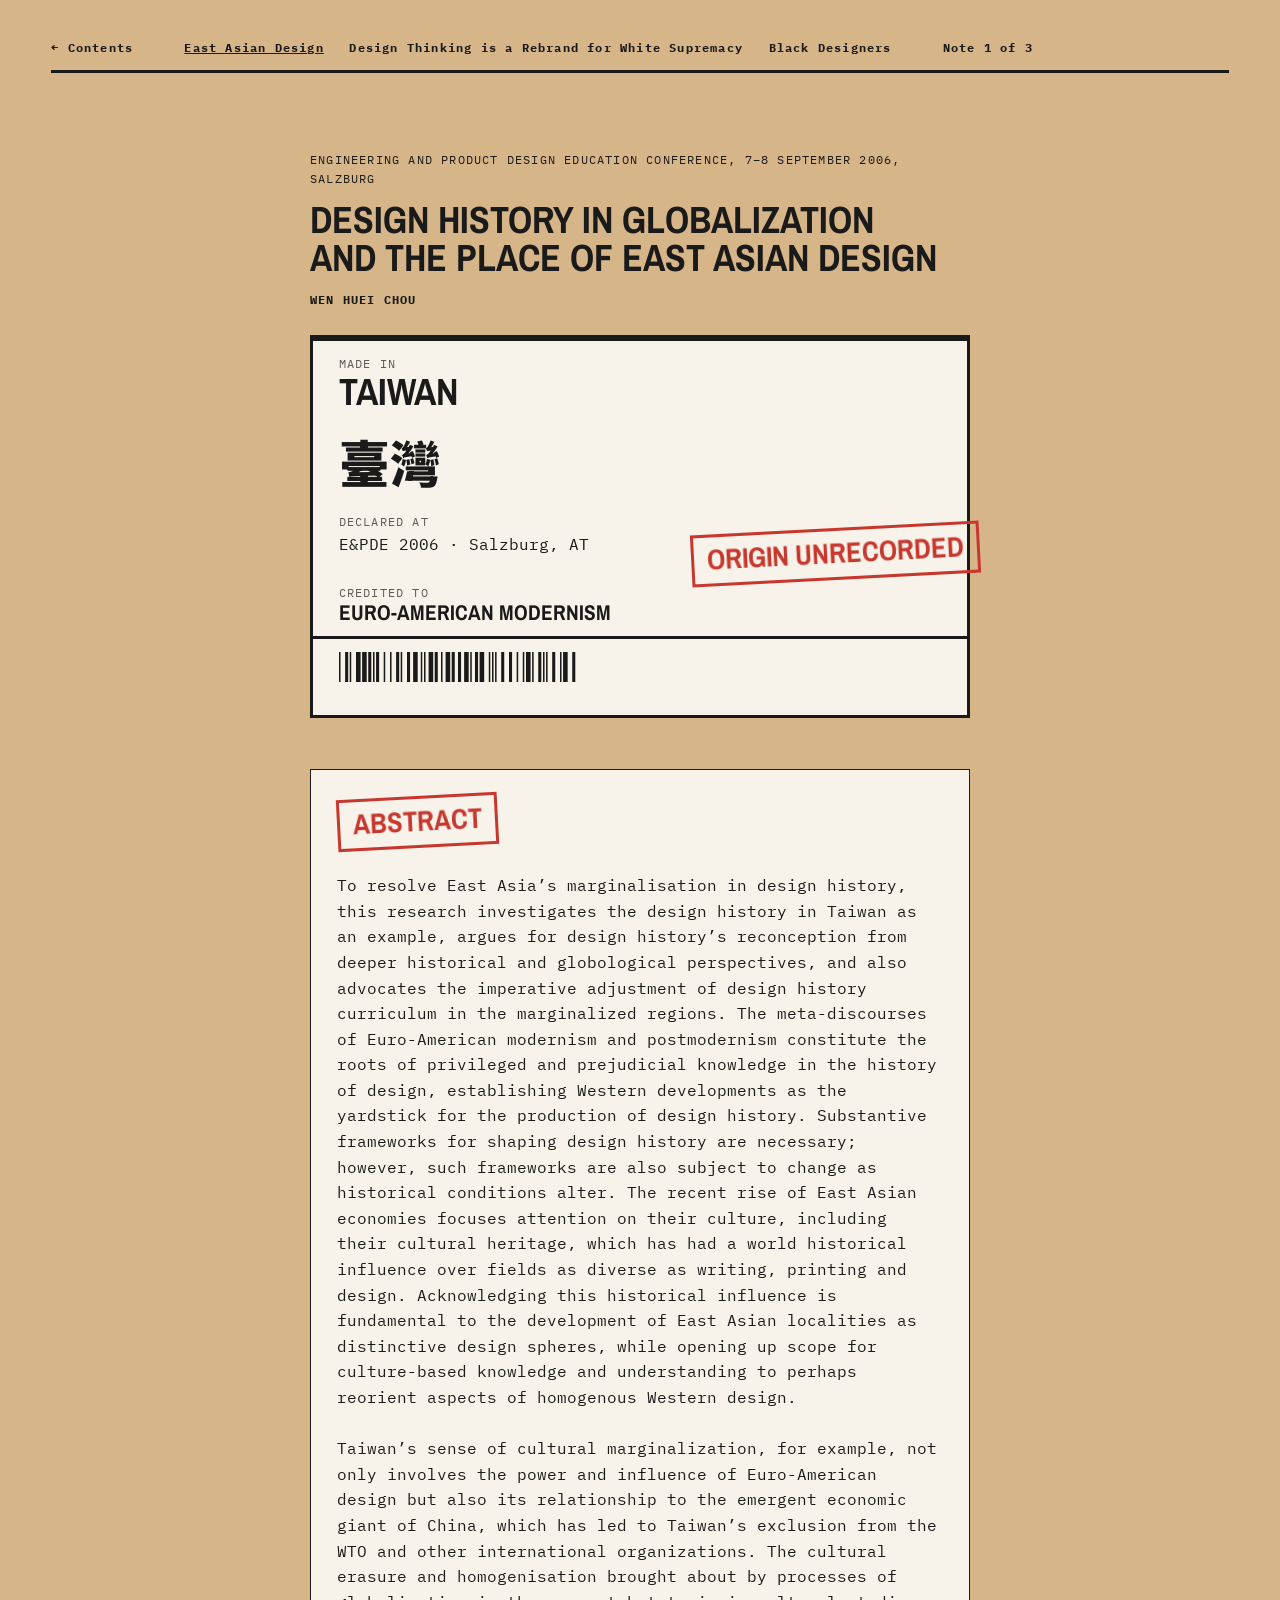
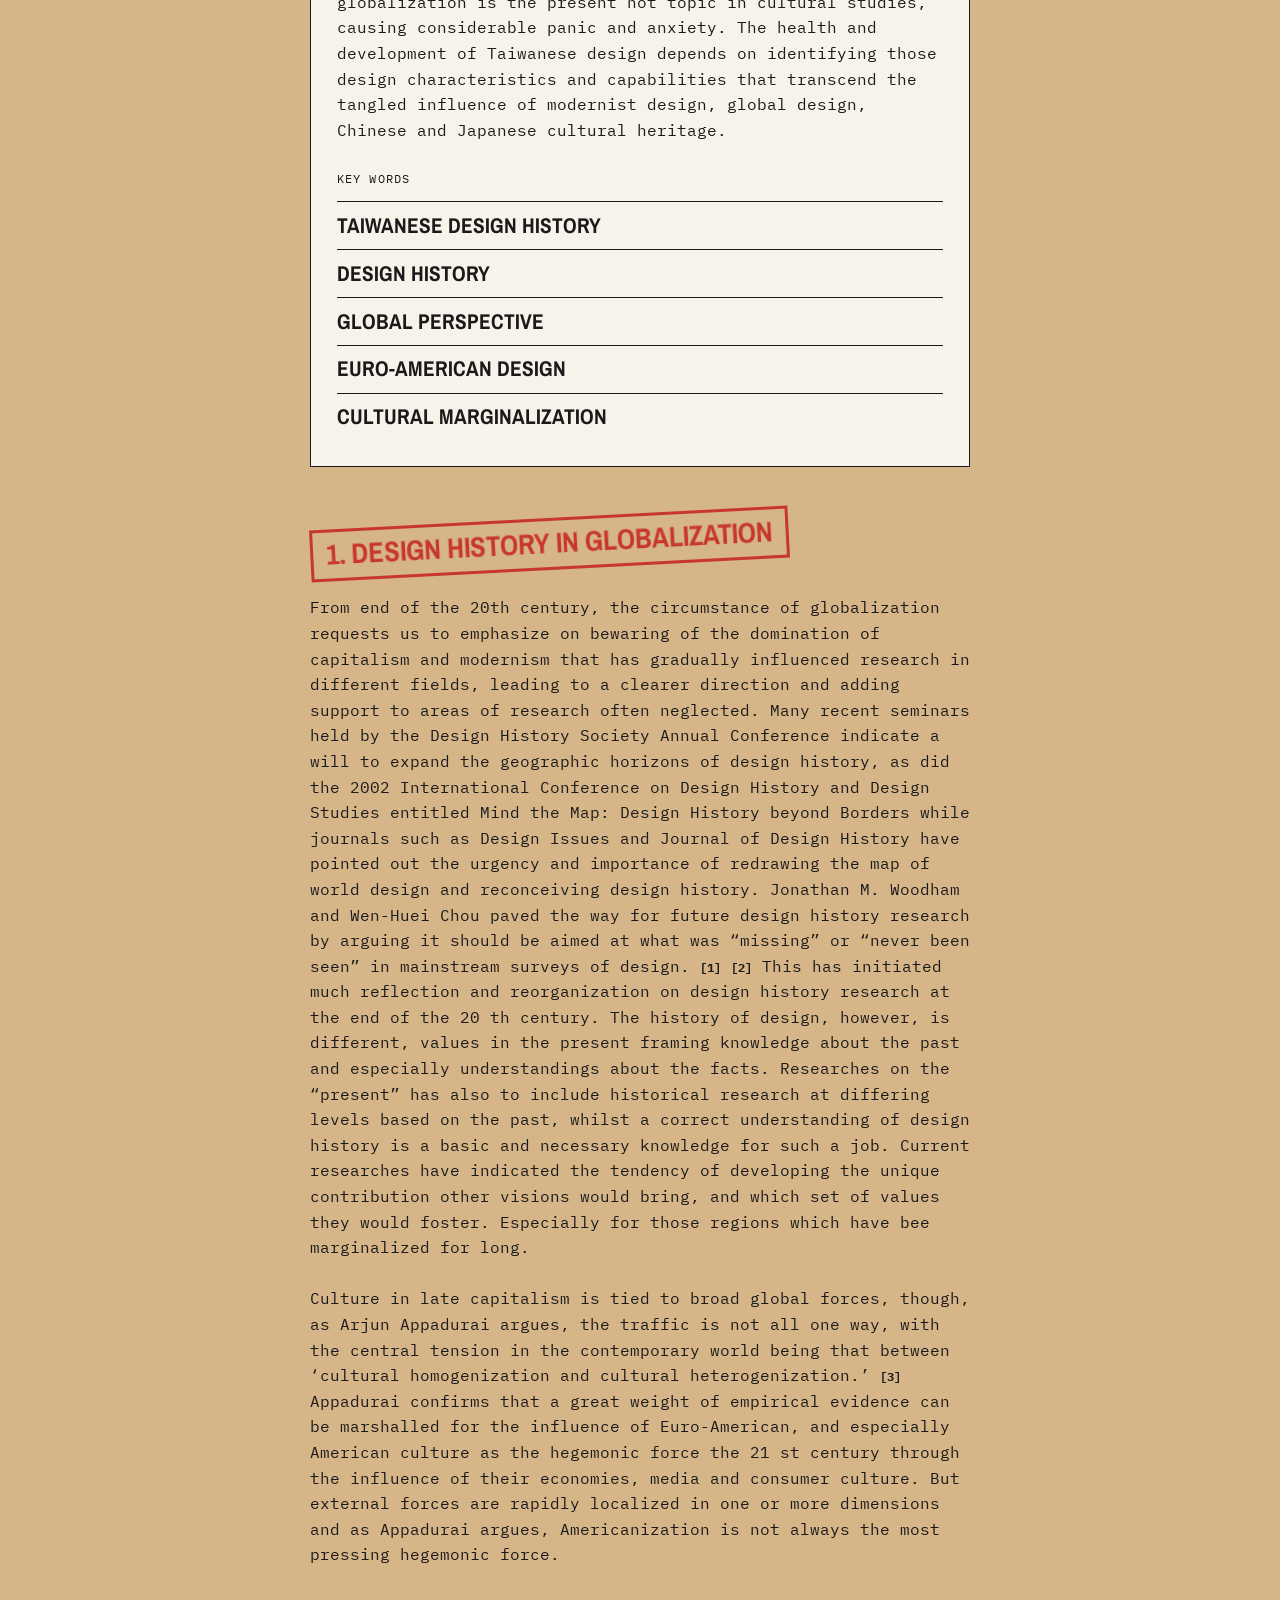
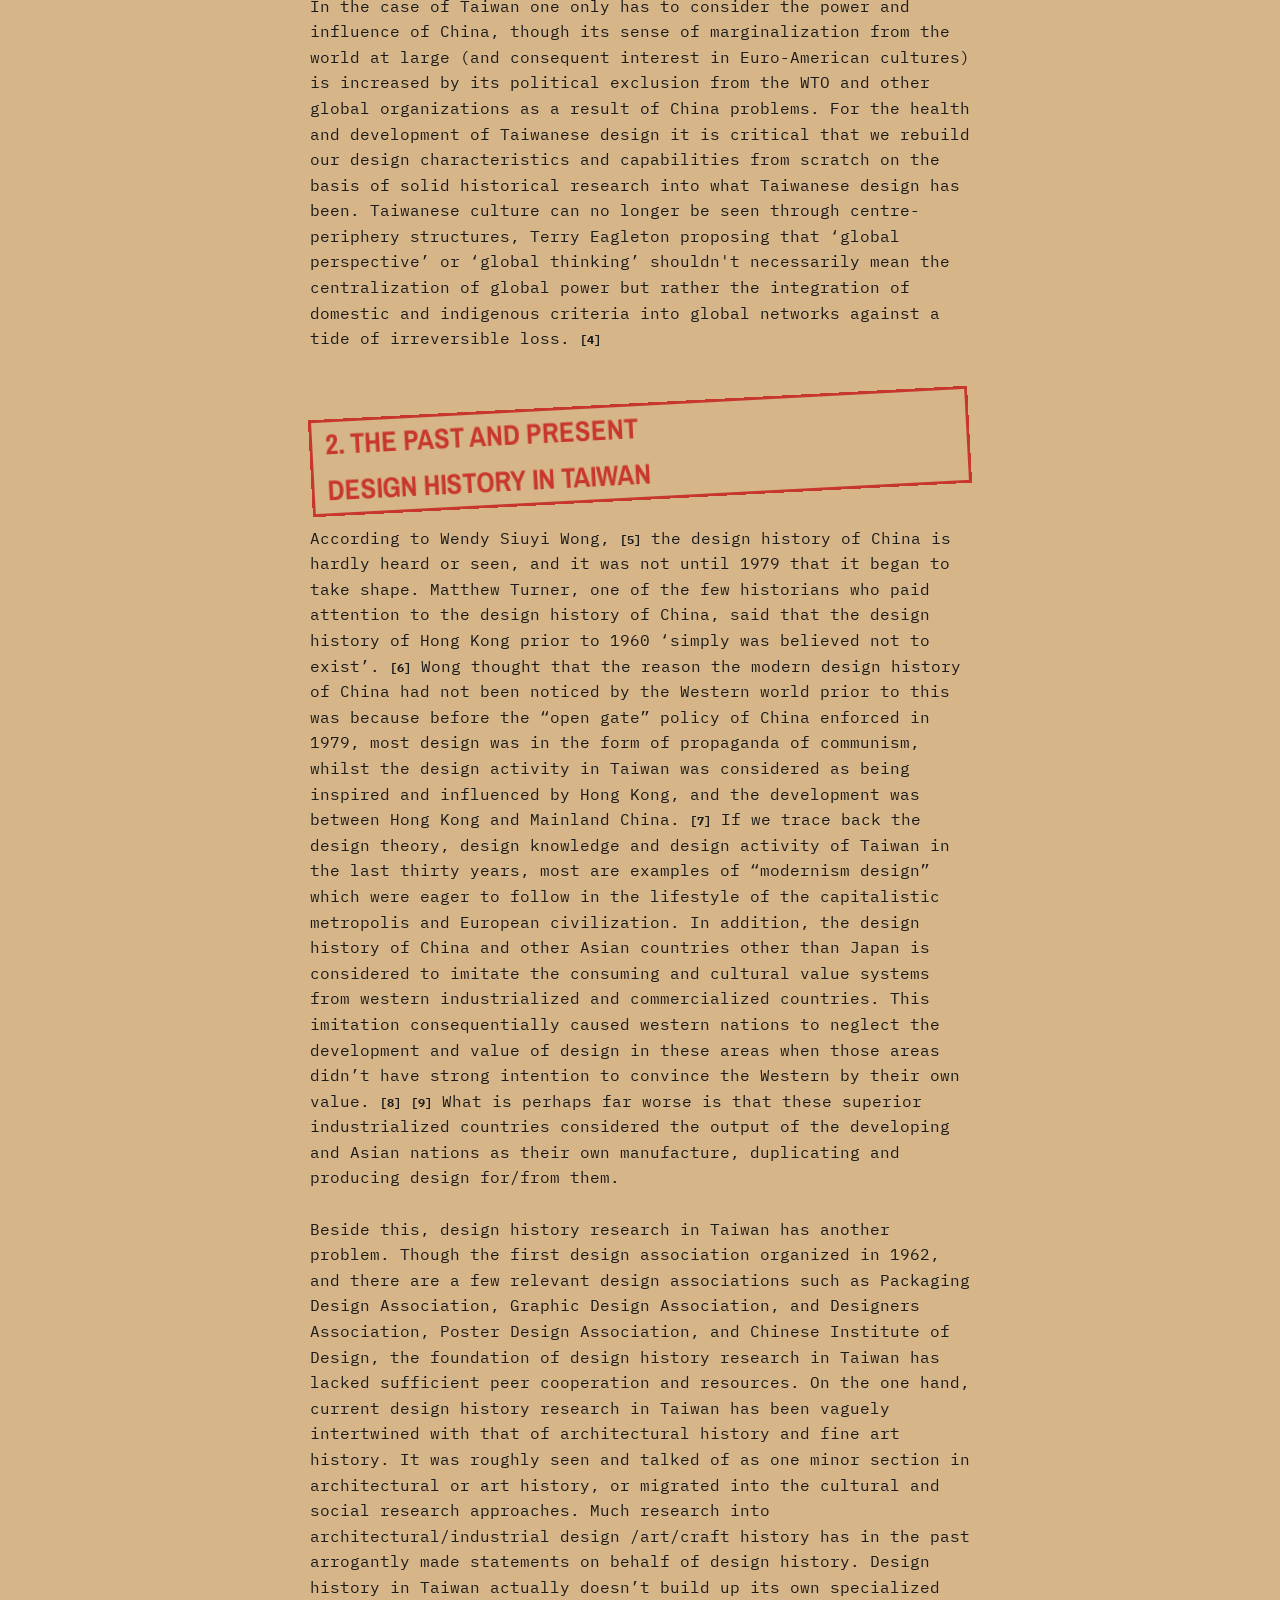
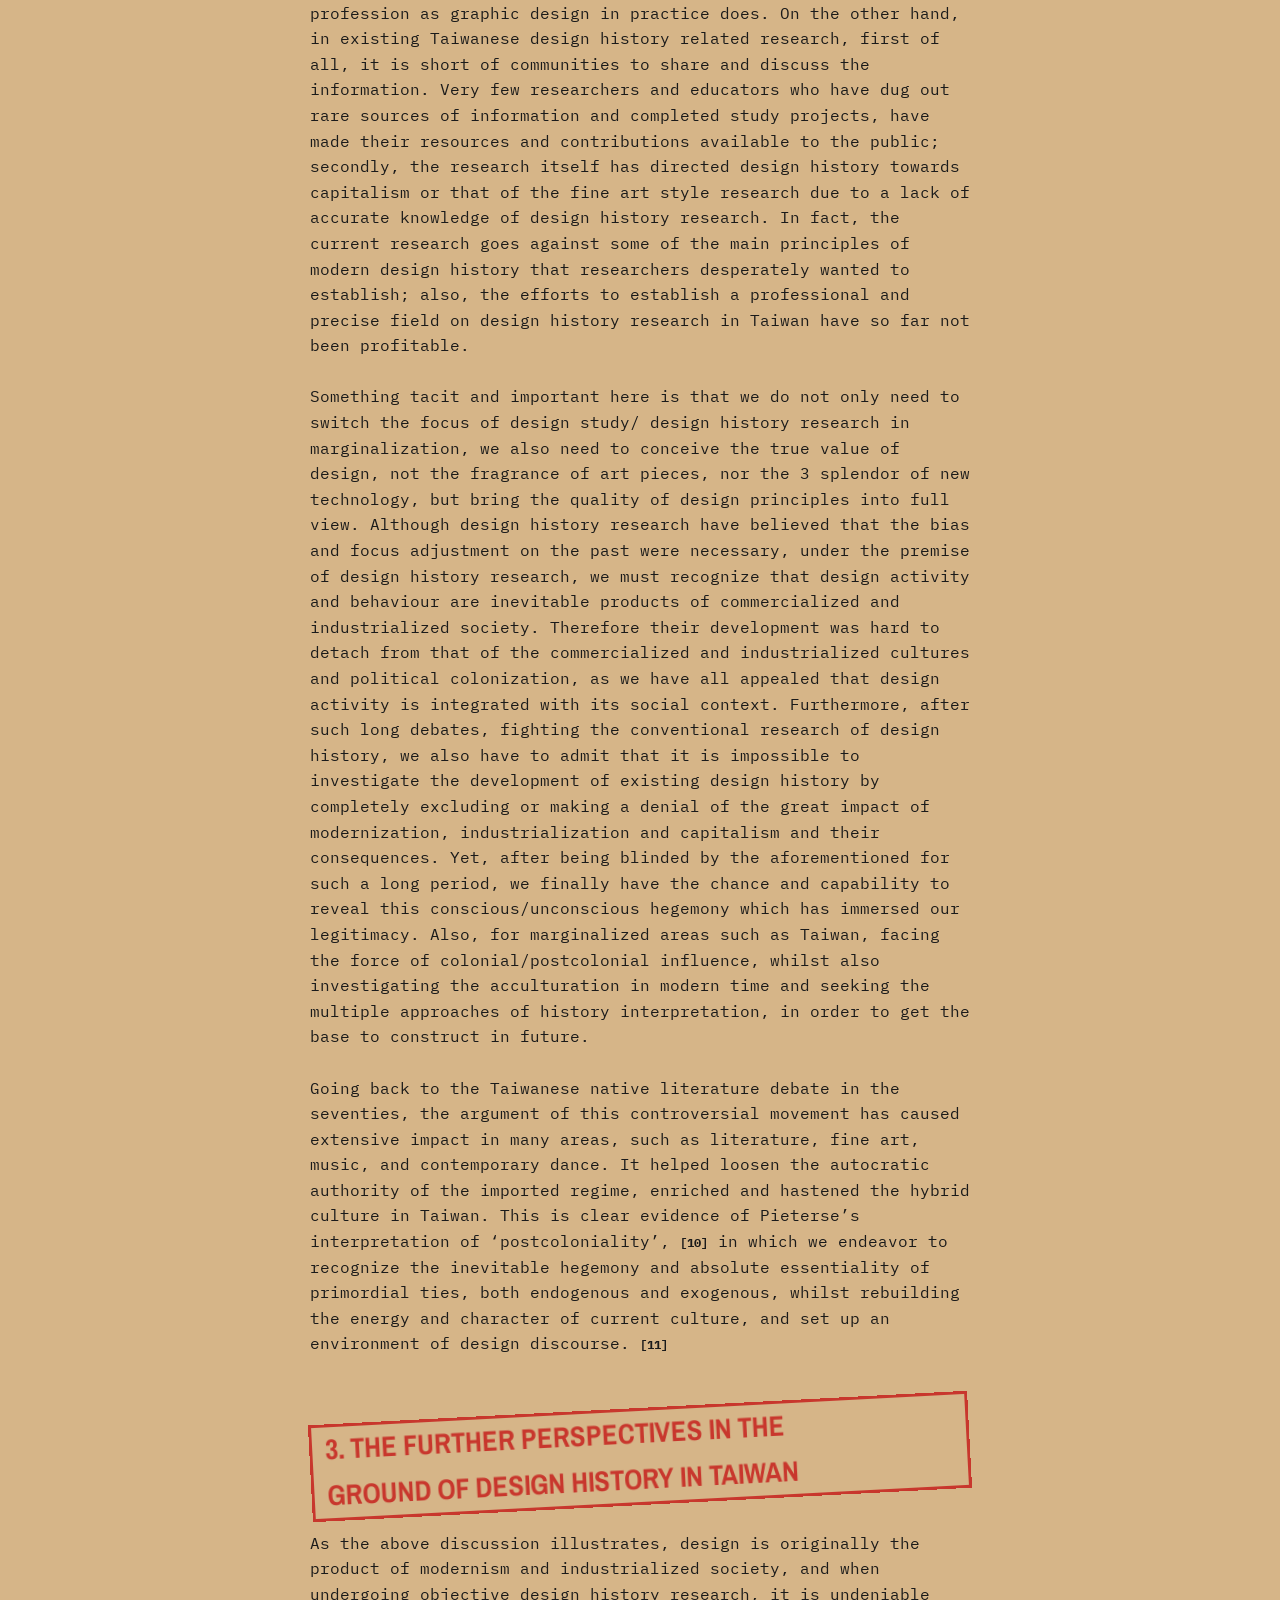
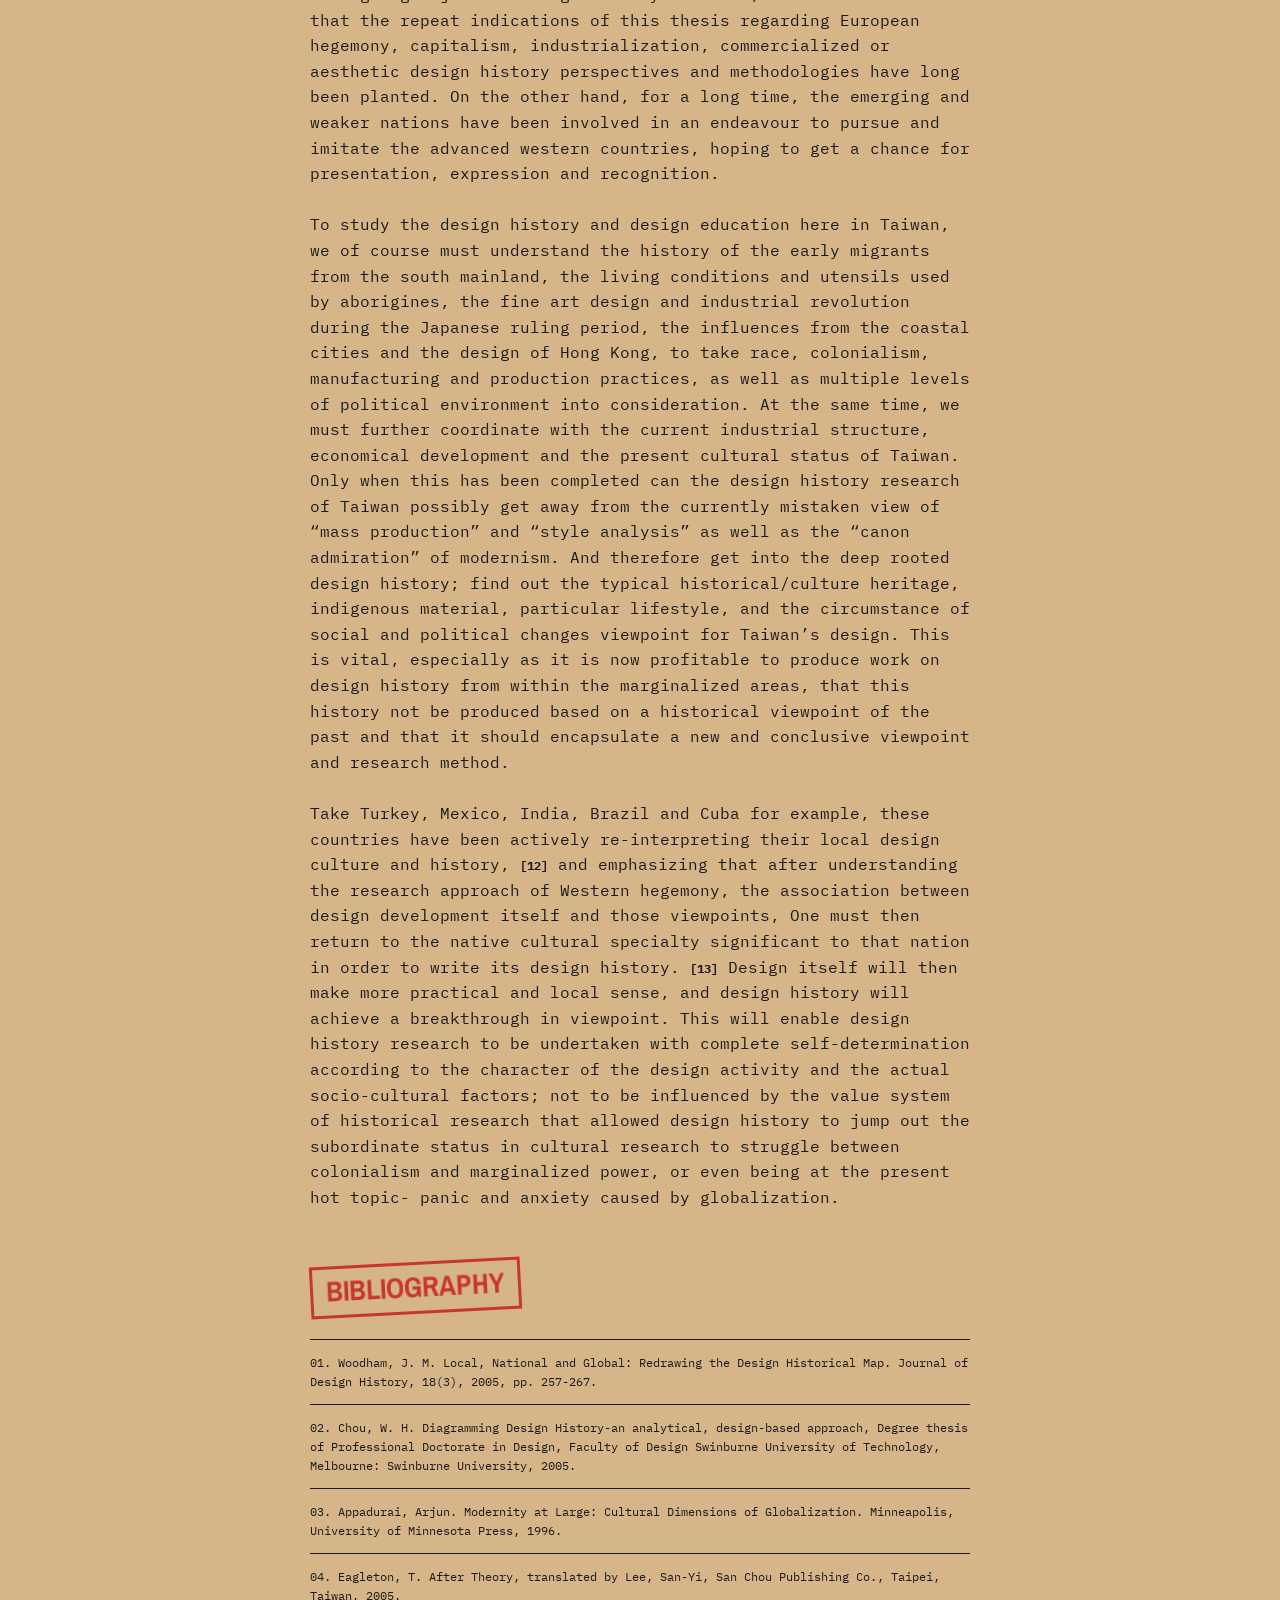
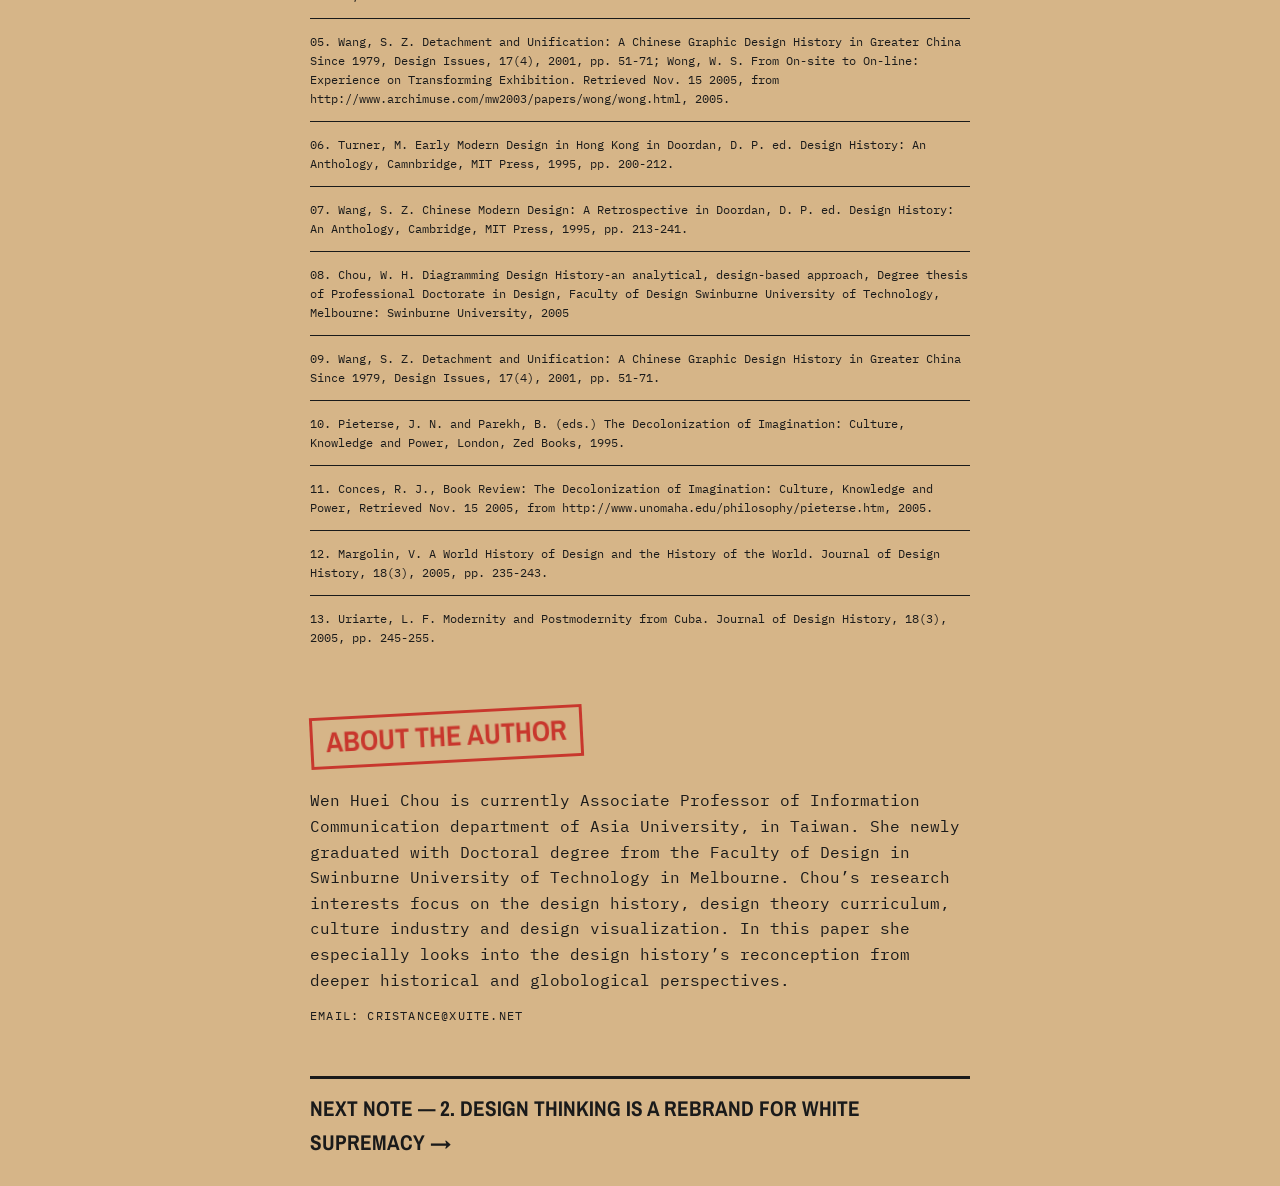
<file: east-asian-design/index.html>
<!doctype html>
<html>
	<head>
		<meta name="viewport" content="width=device-width, initial-scale=1">
		<title>"History in Globalization and the place of East Asian Design"</title>
		<meta name="author" content="Wen Huei Chou">
		<link rel="stylesheet" href="https://fonts.googleapis.com/css2?family=Archivo+Narrow:wght@700&family=IBM+Plex+Mono:ital,wght@0,400;0,700;1,400&family=Noto+Sans+TC:wght@900&family=Libre+Barcode+128&display=swap">
		<style>
			@import '../styles/reset.css' layer(reset);
			@import '../styles/common.css' layer(common);
			@import 'style.css' layer(page);
		</style>
	</head>
	<body>
		<nav class="topbar" aria-label="Contents">
			<a href="../">← Contents</a>
			<ol>
				<li><a href="../east-asian-design/" aria-current="page">East Asian Design</a></li>
				<li><a href="../white-supremacy/">Design Thinking is a Rebrand for White Supremacy</a></li>
				<li><a href="../black-designers/">Black Designers</a></li>
			</ol>
			<p class="note-count">Note 1 of 3</p>
		</nav>

	<main>
		<article>
			<header>
				<hgroup>
					<p>Engineering and Product Design Education Conference, <time datetime="2006-09-07">7–8 September 2006</time>, Salzburg</p>
					<h1>Design History in Globalization and the Place of East Asian Design</h1>
				</hgroup>
				<p>Wen Huei Chou</p>
			</header>

			<aside class="label">
				<dl>
					<dt>Made in</dt>
					<dd class="country">Taiwan</dd>
					<dd lang="zh-Hant">臺灣</dd>
					<dt>Declared at</dt>
					<dd class="plain">E&amp;PDE 2006 · Salzburg, AT</dd>
					<dt>Credited to</dt>
					<dd>Euro-American Modernism</dd>
				</dl>
					<p class="barcode" aria-hidden="true">EPDE2006TAIWAN</p>
					<p class="stamp">Origin unrecorded</p>
			</aside>

			<section class="abstract">
				<h2>Abstract</h2>
				<p>To resolve East Asia’s marginalisation in design history, this research investigates the design history in Taiwan as an example, argues for design history’s reconception from deeper historical and globological perspectives, and also advocates the imperative adjustment of design history curriculum in the marginalized regions. The meta-discourses of Euro-American modernism and postmodernism constitute the roots of privileged and prejudicial knowledge in the history of design, establishing Western developments as the yardstick for the production of design history. Substantive frameworks for shaping design history are necessary; however, such frameworks are also subject to change as historical conditions alter. The recent rise of East Asian economies focuses attention on their culture, including their cultural heritage, which has had a world historical influence over fields as diverse as writing, printing and design. Acknowledging this historical influence is fundamental to the development of East Asian localities as distinctive design spheres, while opening up scope for culture-based knowledge and understanding to perhaps reorient aspects of homogenous Western design.</p>
				<p>Taiwan’s sense of cultural marginalization, for example, not only involves the power and influence of Euro-American design but also its relationship to the emergent economic giant of China, which has led to Taiwan’s exclusion from the WTO and other international organizations. The cultural erasure and homogenisation brought about by processes of globalization is the present hot topic in cultural studies, causing considerable panic and anxiety. The health and development of Taiwanese design depends on identifying those design characteristics and capabilities that transcend the tangled influence of modernist design, global design, Chinese and Japanese cultural heritage.</p>
				<h3>Key words</h3>
				<ul>
					<li>Taiwanese Design History</li>
					<li>Design History</li>
					<li>Global Perspective</li>
					<li>Euro-American Design</li>
					<li>Cultural Marginalization</li>
				</ul>
			</section>

			<section>
				<h2>1. Design History in Globalization</h2>
				<p>From end of the 20<sup>th</sup> century, the circumstance of globalization requests us to emphasize on bewaring of the domination of capitalism and modernism that has gradually influenced research in different fields, leading to a clearer direction and adding support to areas of research often neglected. Many recent seminars held by the Design History Society Annual Conference indicate a will to expand the geographic horizons of design history, as did the 2002 International Conference on Design History and Design Studies entitled <cite>Mind the Map: Design History beyond Borders</cite> while journals such as <cite>Design Issues and Journal of Design History</cite> have pointed out the urgency and importance of redrawing the map of world design and reconceiving design history. Jonathan M. Woodham and Wen-Huei Chou paved the way for future design history research by arguing it should be aimed at what was “missing” or “never been seen” in mainstream surveys of design. <a href="https://doi.org/10.1093/jdh/epi044">[1]</a> <a href="https://www.mica.edu/academics/graduate-programs/social-design-ma/people/dr-wen-huei-chou/">[2]</a> This has initiated much reflection and reorganization on design history research at the end of the 20 th century. The history of design, however, is different, values in the present framing knowledge about the past and especially understandings about the facts. Researches on the “present” has also to include historical research at differing levels based on the past, whilst a correct understanding of design history is a basic and necessary knowledge for such a job. Current researches have indicated the tendency of developing the unique contribution other visions would bring, and which set of values they would foster. Especially for those regions which have bee marginalized for long.</p>
				<p>Culture in late capitalism is tied to broad global forces, though, as Arjun Appadurai argues, the traffic is not all one way, with the central tension in the contemporary world being that between ‘cultural homogenization and cultural heterogenization.’ <a href="https://www.upress.umn.edu/9780816627936/modernity-at-large/">[3]</a> Appadurai confirms that a great weight of empirical evidence can be marshalled for the influence of Euro-American, and especially American culture as the hegemonic force the 21 <sup>st</sup> century through the influence of their economies, media and consumer culture. But external forces are rapidly localized in one or more dimensions and as Appadurai argues, Americanization is not always the most pressing hegemonic force.</p>
				<p>In the case of Taiwan one only has to consider the power and influence of China, though its sense of marginalization from the world at large (and consequent interest in Euro-American cultures) is increased by its political exclusion from the WTO and other global organizations as a result of China problems. For the health and development of Taiwanese design it is critical that we rebuild our design characteristics and capabilities from scratch on the basis of solid historical research into what Taiwanese design has been. Taiwanese culture can no longer be seen through centre-periphery structures, Terry Eagleton proposing that ‘global perspective’ or ‘global thinking’ shouldn't necessarily mean the centralization of global power but rather the integration of domestic and indigenous criteria into global networks against a tide of irreversible loss. <a href="https://rhinehartibenglish.weebly.com/uploads/2/2/1/0/22108252/terry-eagleton_after_theory.pdf">[4]</a></p>
				</section>

			<section>
				<h2>2. The Past and Present Design History in Taiwan</h2>
				<p>According to Wendy Siuyi Wong, <a href="https://doi.org/10.1162/07479360152681092">[5]</a> the design history of China is hardly heard or seen, and it was not until 1979 that it began to take shape. Matthew Turner, one of the few historians who paid attention to the design history of China, said that the design history of Hong Kong prior to 1960 ‘simply was believed not to exist’. <a href="https://www.researchgate.net/publication/369330502_History_of_Design_in_Hong_Kong_1945_to_1989_Design_for_Design_for_Design">[6]</a> Wong thought that the reason the modern design history of China had not been noticed by the Western world prior to this was because before the “open gate” policy of China enforced in 1979, most design was in the form of propaganda of communism, whilst the design activity in Taiwan was considered as being inspired and influenced by Hong Kong, and the development was between Hong Kong and Mainland China. <a href="https://dl.designresearchsociety.org/cgi/viewcontent.cgi?article=2561&context=drs-conference-papers">[7]</a> If we trace back the design theory, design knowledge and design activity of Taiwan in the last thirty years, most are examples of “modernism design” which were eager to follow in the lifestyle of the capitalistic metropolis and European civilization. In addition, the design history of China and other Asian countries other than Japan is considered to imitate the consuming and cultural value systems from western industrialized and commercialized countries. This imitation consequentially caused western nations to neglect the development and value of design in these areas when those areas didn’t have strong intention to convince the Western by their own value. <a href="https://dl.designresearchsociety.org/cgi/viewcontent.cgi?article=2590&context=drs-conference-papers">[8]</a> <a href="https://doi.org/10.1162/07479360152681092">[9]</a> What is perhaps far worse is that these superior industrialized countries considered the output of the developing and Asian nations as their own manufacture, duplicating and producing design for/from them.</p>
				<p>Beside this, design history research in Taiwan has another problem. Though the first design association organized in 1962, and there are a few relevant design associations such as Packaging Design Association, Graphic Design Association, and Designers Association, Poster Design Association, and Chinese Institute of Design, the foundation of design history research in Taiwan has lacked sufficient peer cooperation and resources. On the one hand, current design history research in Taiwan has been vaguely intertwined with that of architectural history and fine art history. It was roughly seen and talked of as one minor section in architectural or art history, or migrated into the cultural and social research approaches. Much research into architectural/industrial design /art/craft history has in the past arrogantly made statements on behalf of design history. Design history in Taiwan actually doesn’t build up its own specialized profession as graphic design in practice does. On the other hand, in existing Taiwanese design history related research, first of all, it is short of communities to share and discuss the information. Very few researchers and educators who have dug out rare sources of information and completed study projects, have made their resources and contributions available to the public; secondly, the research itself has directed design history towards capitalism or that of the fine art style research due to a lack of accurate knowledge of design history research. In fact, the current research goes against some of the main principles of modern design history that researchers desperately wanted to establish; also, the efforts to establish a professional and precise field on design history research in Taiwan have so far not been profitable.</p>
				<p>Something tacit and important here is that we do not only need to switch the focus of design study/ design history research in marginalization, we also need to conceive the true value of design, not the fragrance of art pieces, nor the 3 splendor of new technology, but bring the quality of design principles into full view. Although design history research have believed that the bias and focus adjustment on the past were necessary, under the premise of design history research, we must recognize that design activity and behaviour are inevitable products of commercialized and industrialized society. Therefore their development was hard to detach from that of the commercialized and industrialized cultures and political colonization, as we have all appealed that design activity is integrated with its social context. Furthermore, after such long debates, fighting the conventional research of design history, we also have to admit that it is impossible to investigate the development of existing design history by completely excluding or making a denial of the great impact of modernization, industrialization and capitalism and their consequences. Yet, after being blinded by the aforementioned for such a long period, we finally have the chance and capability to reveal this conscious/unconscious hegemony which has immersed our legitimacy. Also, for marginalized areas such as Taiwan, facing the force of colonial/postcolonial influence, whilst also investigating the acculturation in modern time and seeking the multiple approaches of history interpretation, in order to get the base to construct in future.</p>
				<p>Going back to the Taiwanese native literature debate in the seventies, the argument of this controversial movement has caused extensive impact in many areas, such as literature, fine art, music, and contemporary dance. It helped loosen the autocratic authority of the imported regime, enriched and hastened the hybrid culture in Taiwan. This is clear evidence of Pieterse’s interpretation of ‘postcoloniality’, <a href="https://digitale-objekte.hbz-nrw.de/storage2/2018/06/10/file_21/7885405.pdf">[10]</a> in which we endeavor to recognize the inevitable hegemony and absolute essentiality of primordial ties, both endogenous and exogenous, whilst rebuilding the energy and character of current culture, and set up an environment of design discourse. <a href="https://unomaha.edu/college-of-arts-and-sciences/philosophy/about-us/conces/img/pieterse.htm">[11]</a></p>
				</section>

			<section>
				<h2>3. The Further Perspectives in the Ground of Design History in Taiwan</h2>
				<p>As the above discussion illustrates, design is originally the product of modernism and industrialized society, and when undergoing objective design history research, it is undeniable that the repeat indications of this thesis regarding European hegemony, capitalism, industrialization, commercialized or aesthetic design history perspectives and methodologies have long been planted. On the other hand, for a long time, the emerging and weaker nations have been involved in an endeavour to pursue and imitate the advanced western countries, hoping to get a chance for presentation, expression and recognition.</p>
				<p>To study the design history and design education here in Taiwan, we of course must understand the history of the early migrants from the south mainland, the living conditions and utensils used by aborigines, the fine art design and industrial revolution during the Japanese ruling period, the influences from the coastal cities and the design of Hong Kong, to take race, colonialism, manufacturing and production practices, as well as multiple levels of political environment into consideration. At the same time, we must further coordinate with the current industrial structure, economical development and the present cultural status of Taiwan. Only when this has been completed can the design history research of Taiwan possibly get away from the currently mistaken view of “mass production” and “style analysis” as well as the “canon admiration” of modernism. And therefore get into the deep rooted design history; find out the typical historical/culture heritage, indigenous material, particular lifestyle, and the circumstance of social and political changes viewpoint for Taiwan’s design. This is vital, especially as it is now profitable to produce work on design history from within the marginalized areas, that this history not be produced based on a historical viewpoint of the past and that it should encapsulate a new and conclusive viewpoint and research method.</p>
				<p>Take Turkey, Mexico, India, Brazil and Cuba for example, these countries have been actively re-interpreting their local design culture and history, <a href="https://doi.org/10.1093/jdh/epi043">[12]</a> and emphasizing that after understanding the research approach of Western hegemony, the association between design development itself and those viewpoints, One must then return to the native cultural specialty significant to that nation in order to write its design history. <a href="https://doi.org/10.1093/jdh/epi047">[13]</a> Design itself will then make more practical and local sense, and design history will achieve a breakthrough in viewpoint. This will enable design history research to be undertaken with complete self-determination according to the character of the design activity and the actual socio-cultural factors; not to be influenced by the value system of historical research that allowed design history to jump out the subordinate status in cultural research to struggle between colonialism and marginalized power, or even being at the present hot topic- panic and anxiety caused by globalization.</p>
				</section>

			<section class="bibliography">
				<h2>Bibliography</h2>
				<ol>
					<li>Woodham, J. M. Local, National and Global: Redrawing the Design Historical Map. Journal of Design History, 18(3), 2005, pp. 257-267.</li>
					<li>Chou, W. H. Diagramming Design History-an analytical, design-based approach, Degree thesis of Professional Doctorate in Design, Faculty of Design Swinburne University of Technology, Melbourne: Swinburne University, 2005.</li>
					<li>Appadurai, Arjun. Modernity at Large: Cultural Dimensions of Globalization. Minneapolis, University of Minnesota Press, 1996.</li>
					<li>Eagleton, T. After Theory, translated by Lee, San-Yi, San Chou Publishing Co., Taipei, Taiwan, 2005.</li>
					<li>Wang, S. Z. Detachment and Unification: A Chinese Graphic Design History in Greater China Since 1979, Design Issues, 17(4), 2001, pp. 51-71; Wong, W. S. From On-site to On-line: Experience on Transforming Exhibition. Retrieved Nov. 15 2005, from http://www.archimuse.com/mw2003/papers/wong/wong.html, 2005.</li>
					<li>Turner, M. Early Modern Design in Hong Kong in Doordan, D. P. ed. Design History: An Anthology, Camnbridge, MIT Press, 1995, pp. 200-212.</li>
					<li>Wang, S. Z. Chinese Modern Design: A Retrospective in Doordan, D. P. ed. Design History: An Anthology, Cambridge, MIT Press, 1995, pp. 213-241.</li>
					<li>Chou, W. H. Diagramming Design History-an analytical, design-based approach, Degree thesis of Professional Doctorate in Design, Faculty of Design Swinburne University of Technology, Melbourne: Swinburne University, 2005</li>
					<li>Wang, S. Z. Detachment and Unification: A Chinese Graphic Design History in Greater China Since 1979, Design Issues, 17(4), 2001, pp. 51-71.</li>
					<li>Pieterse, J. N. and Parekh, B. (eds.) The Decolonization of Imagination: Culture, Knowledge and Power, London, Zed Books, 1995.</li>
					<li>Conces, R. J., Book Review: The Decolonization of Imagination: Culture, Knowledge and Power, Retrieved Nov. 15 2005, from http://www.unomaha.edu/philosophy/pieterse.htm, 2005.</li>
					<li>Margolin, V. A World History of Design and the History of the World. Journal of Design History, 18(3), 2005, pp. 235-243.</li>
					<li>Uriarte, L. F. Modernity and Postmodernity from Cuba. Journal of Design History, 18(3), 2005, pp. 245-255.</li>
					</ol>
			</section>

				<footer>
					<h2>About the Author</h2>
					<p>Wen Huei Chou is currently Associate Professor of Information Communication department of Asia University, in Taiwan. She newly graduated with Doctoral degree from the Faculty of Design in Swinburne University of Technology in Melbourne. Chou’s research interests focus on the design history, design theory curriculum, culture industry and design visualization. In this paper she especially looks into the design history’s reconception from deeper historical and globological perspectives.</p>
					<address>Email: <a href="mailto:cristance@xuite.net">cristance@xuite.net</a></address>
				</footer>
			</article>

			<nav class="next">
				<a href="../white-supremacy/">Next note — 2. Design Thinking Is a Rebrand for White Supremacy <span>→</span></a>
			</nav>
		</main>
	</body>
</html>
</file>
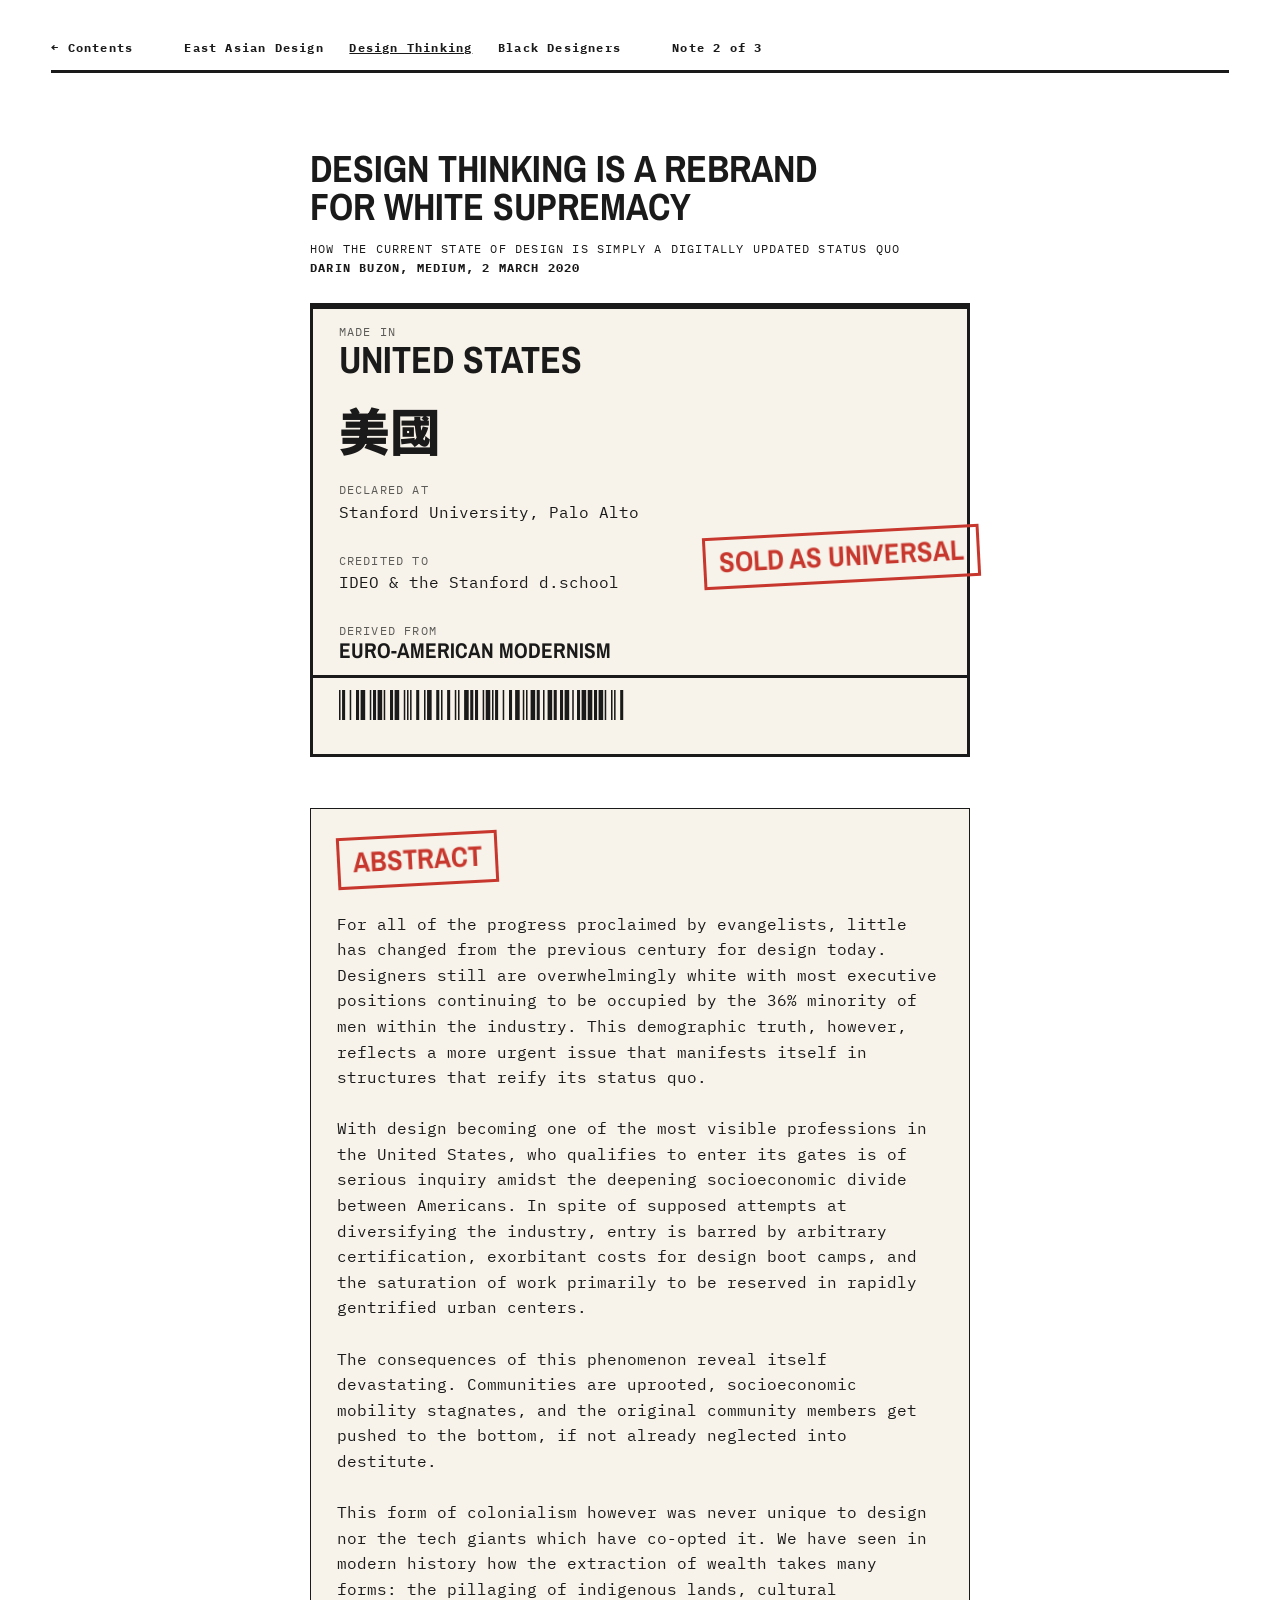
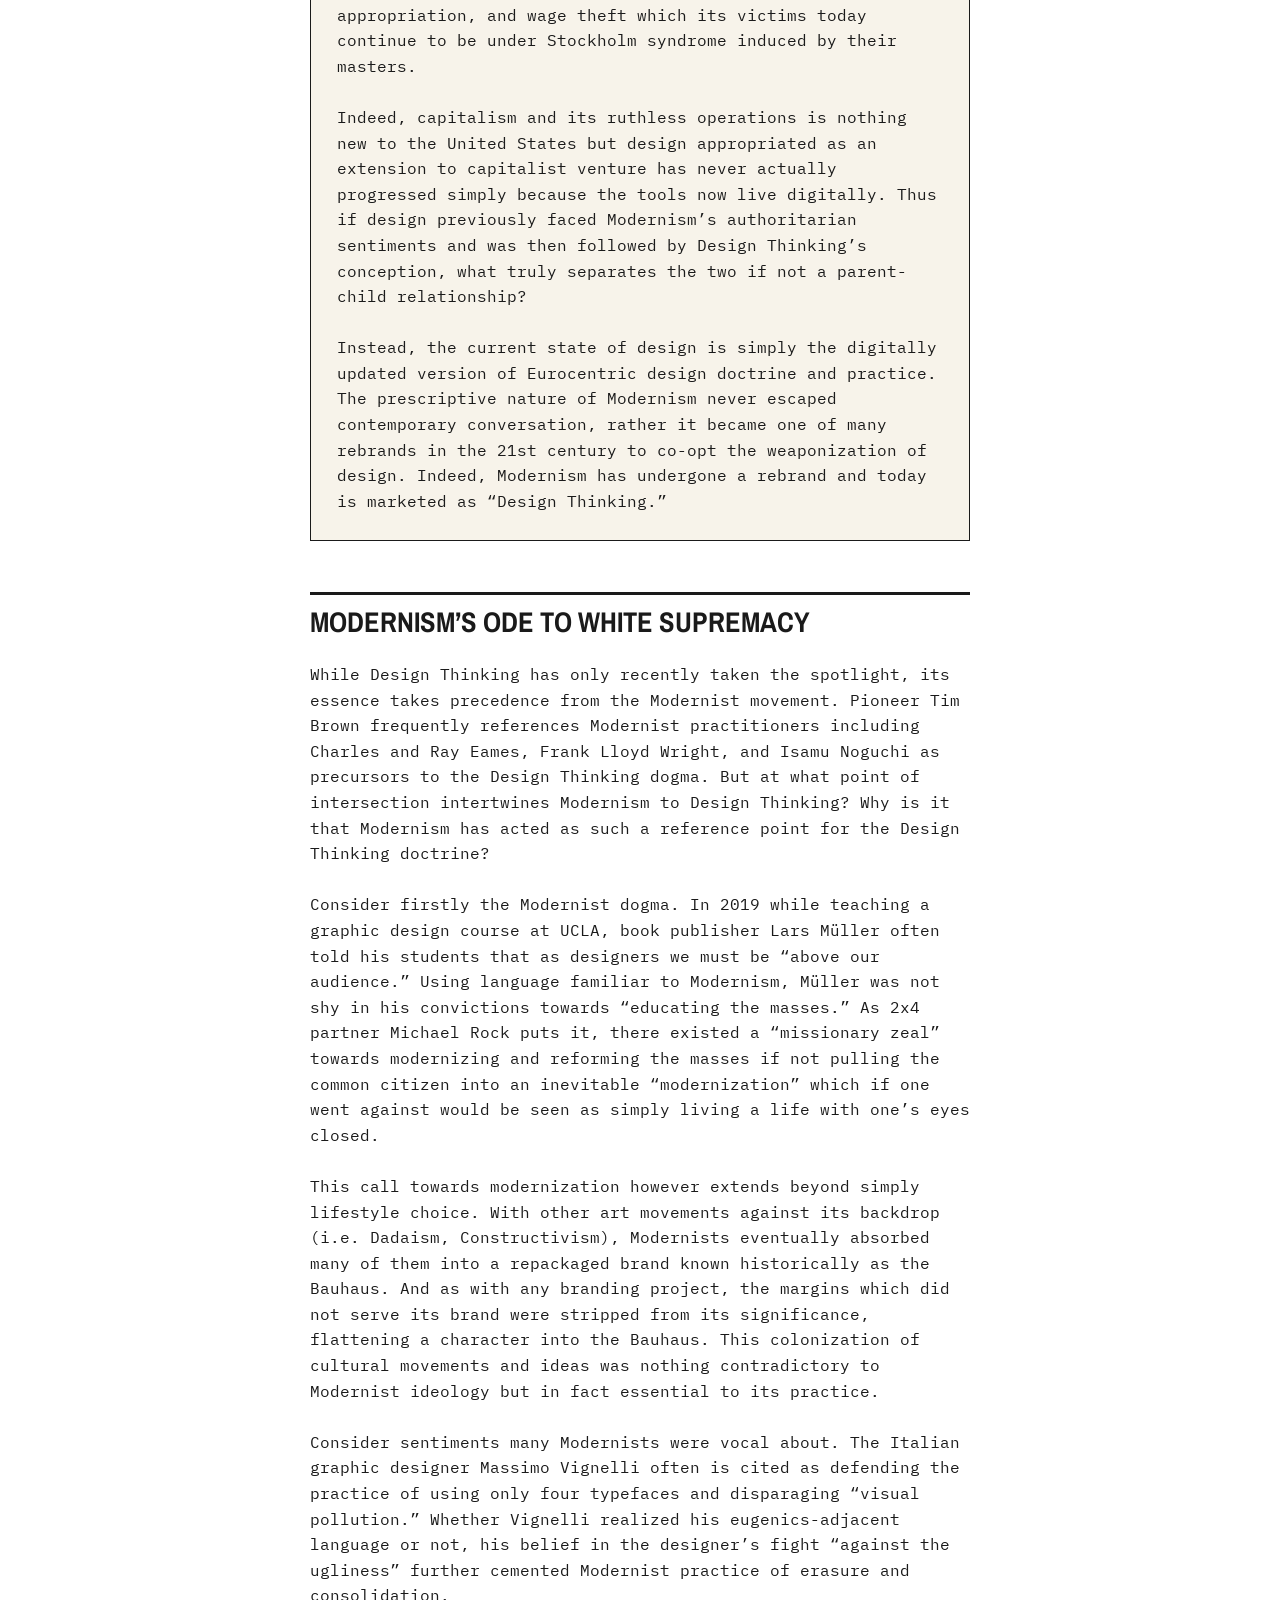
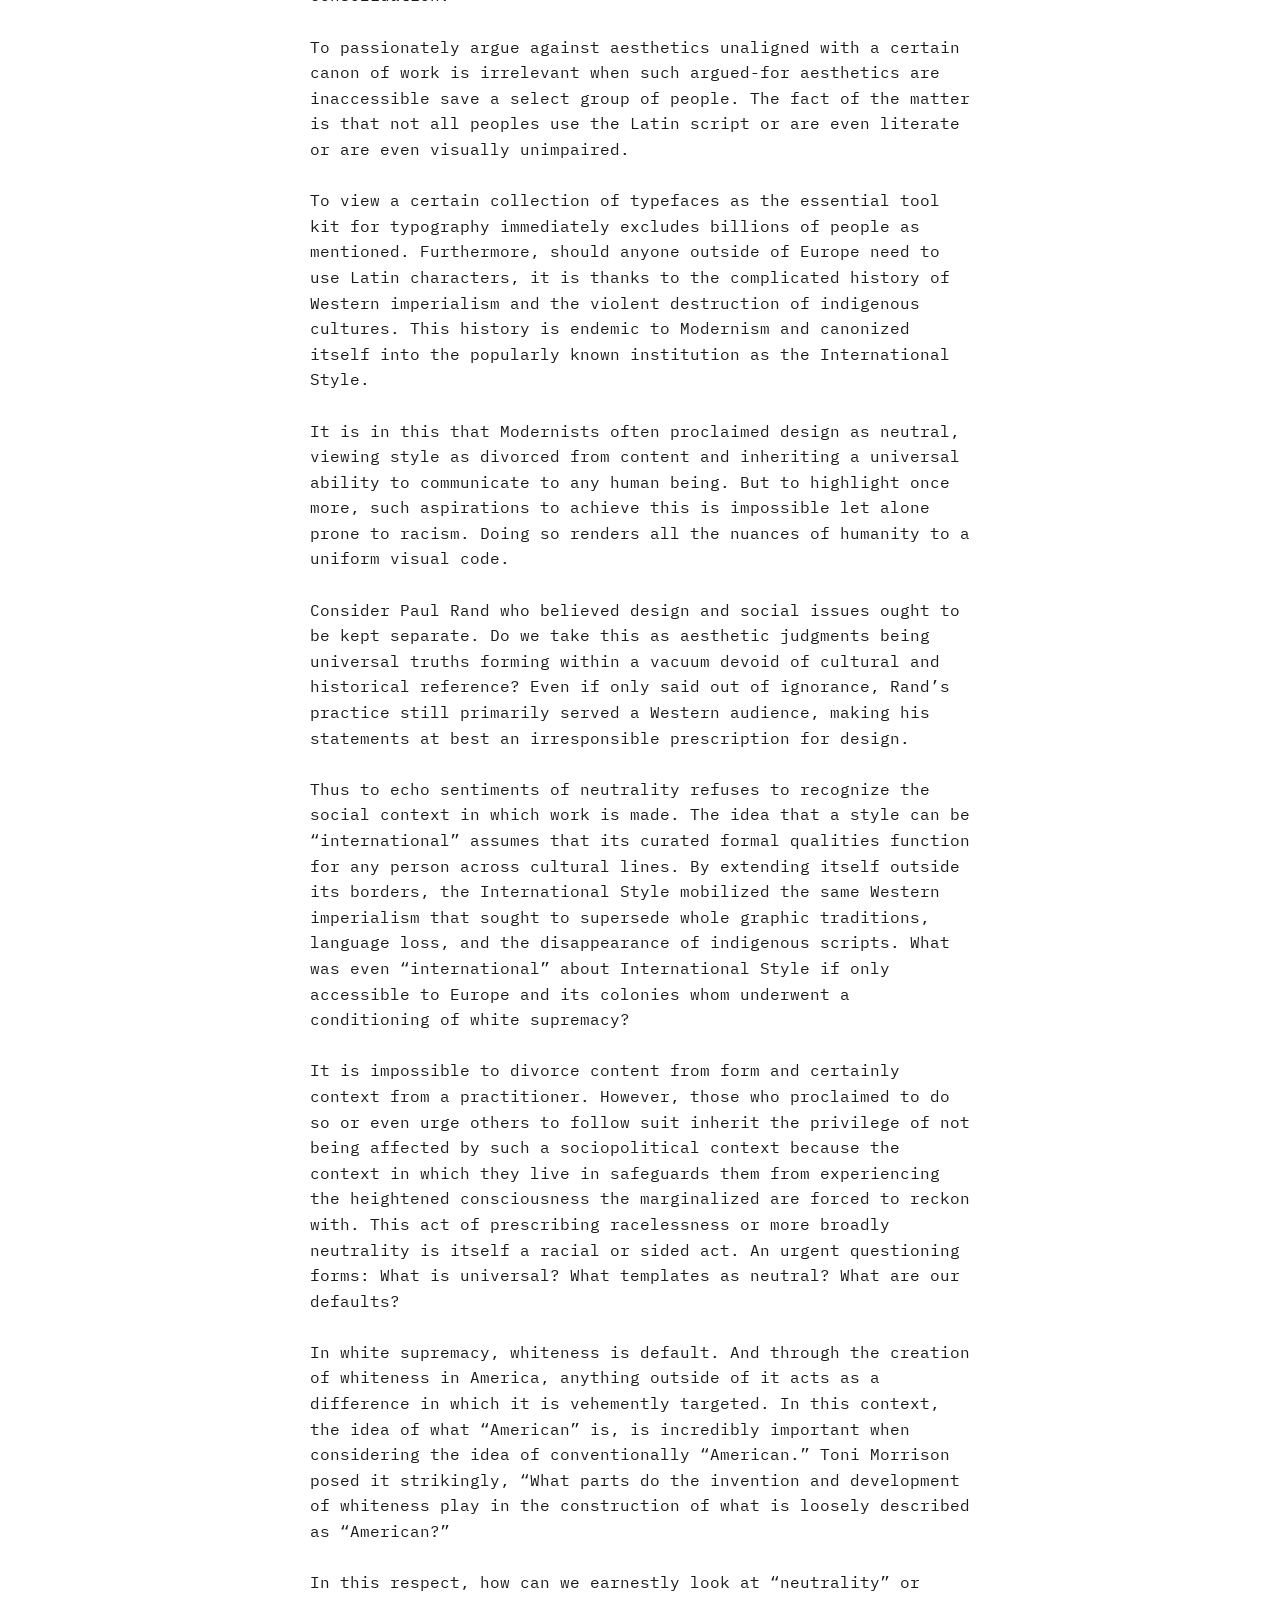
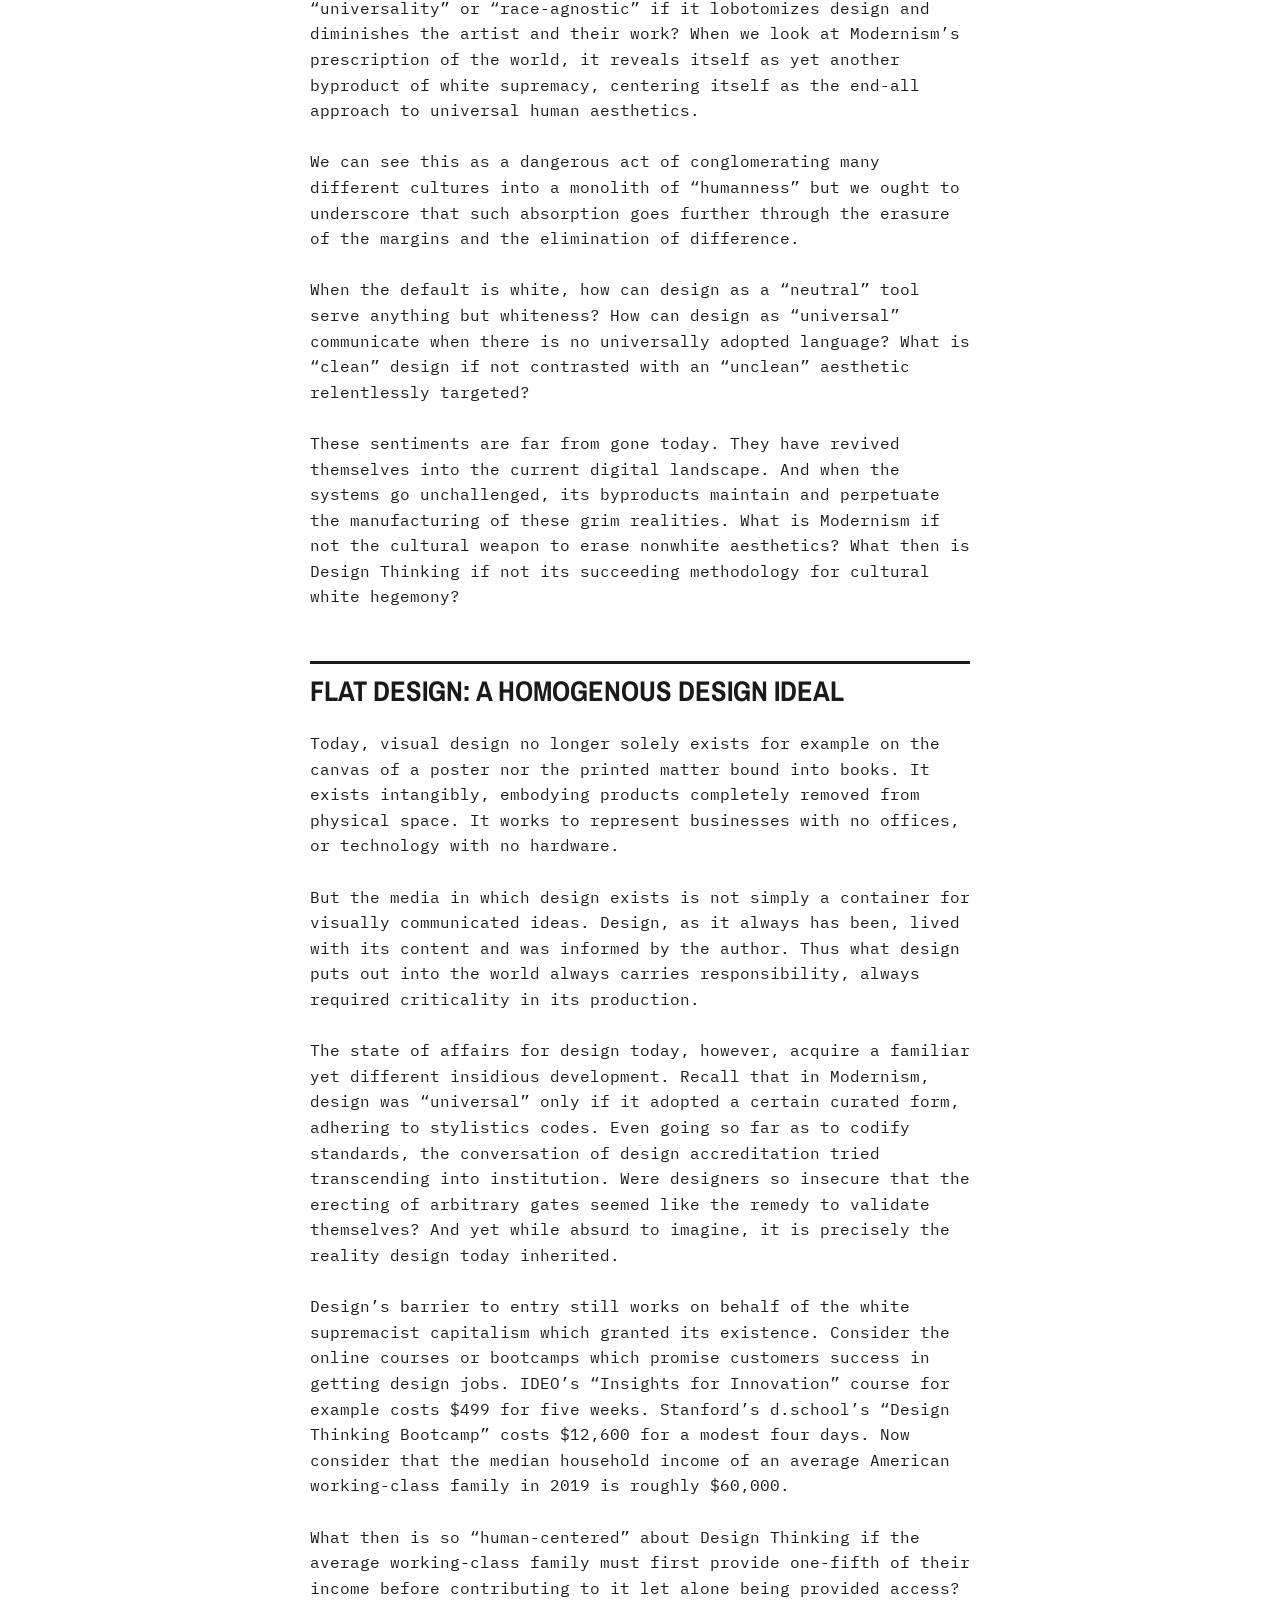
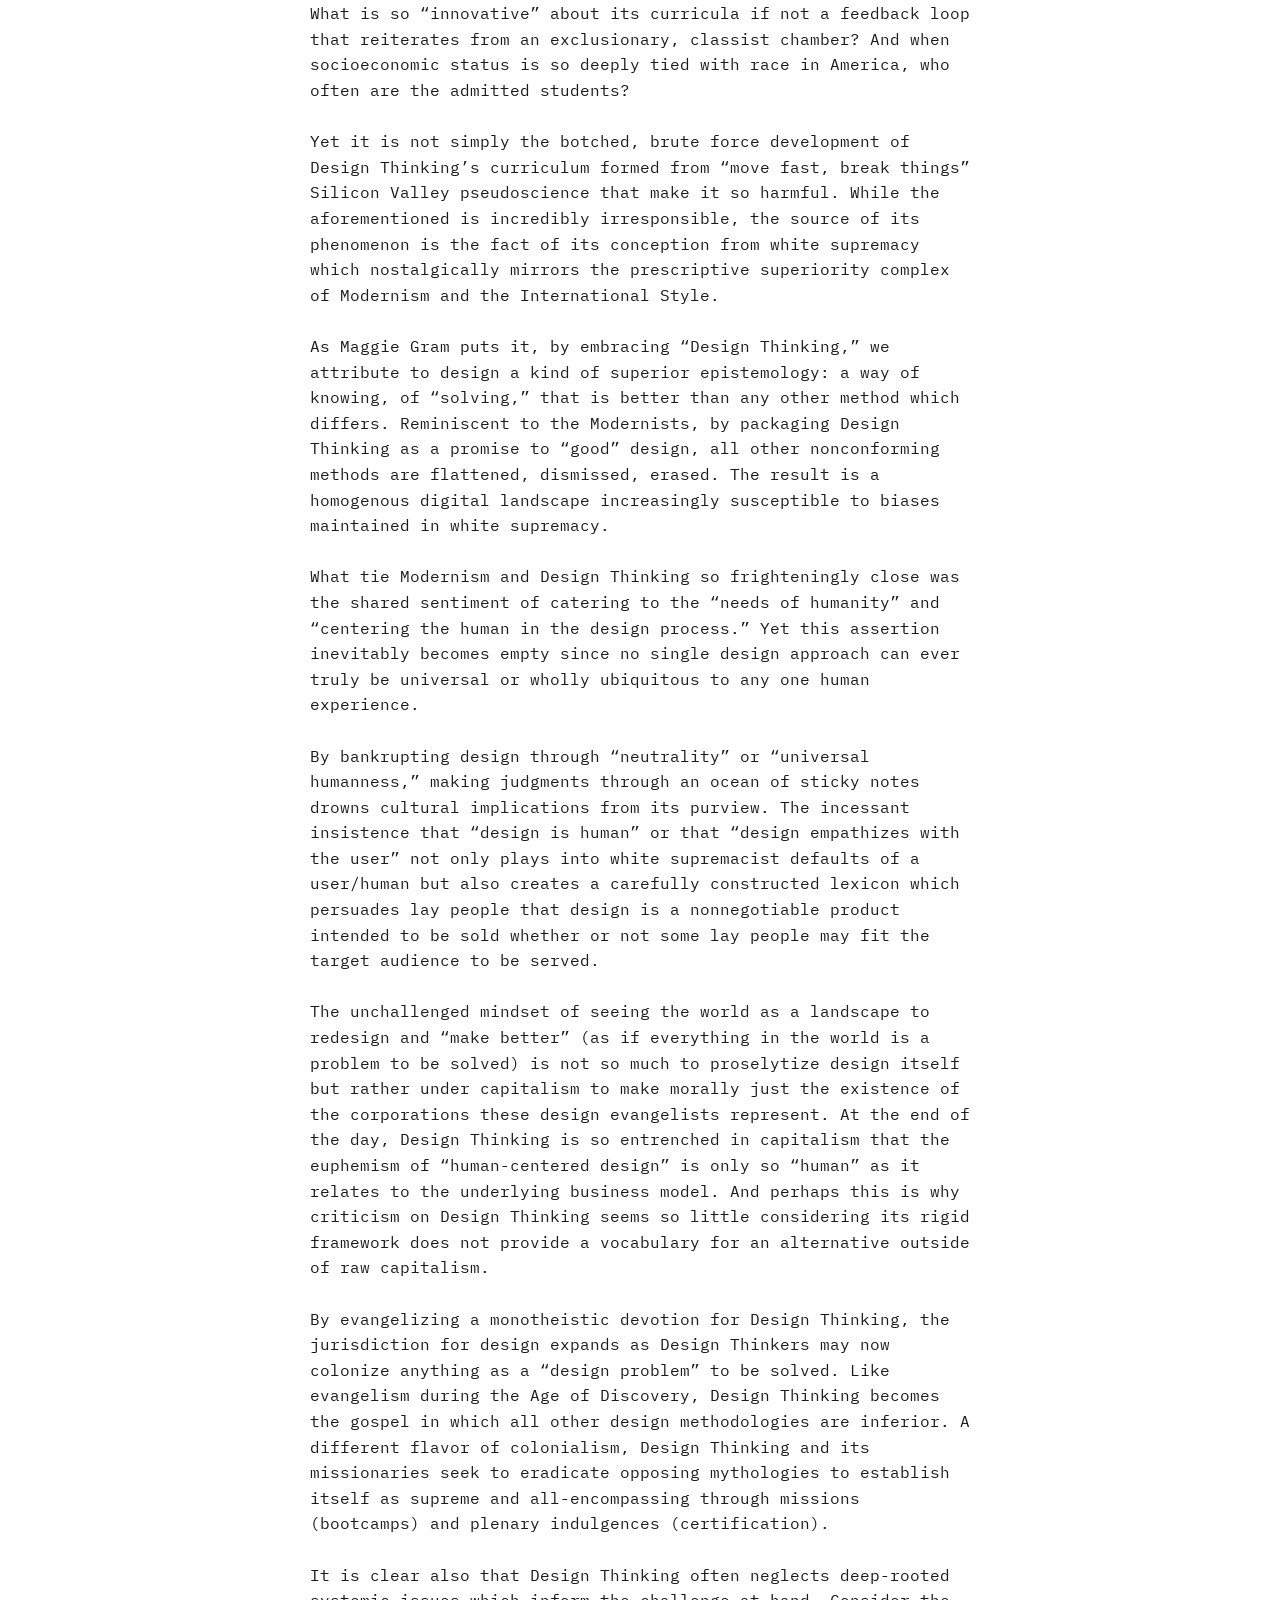
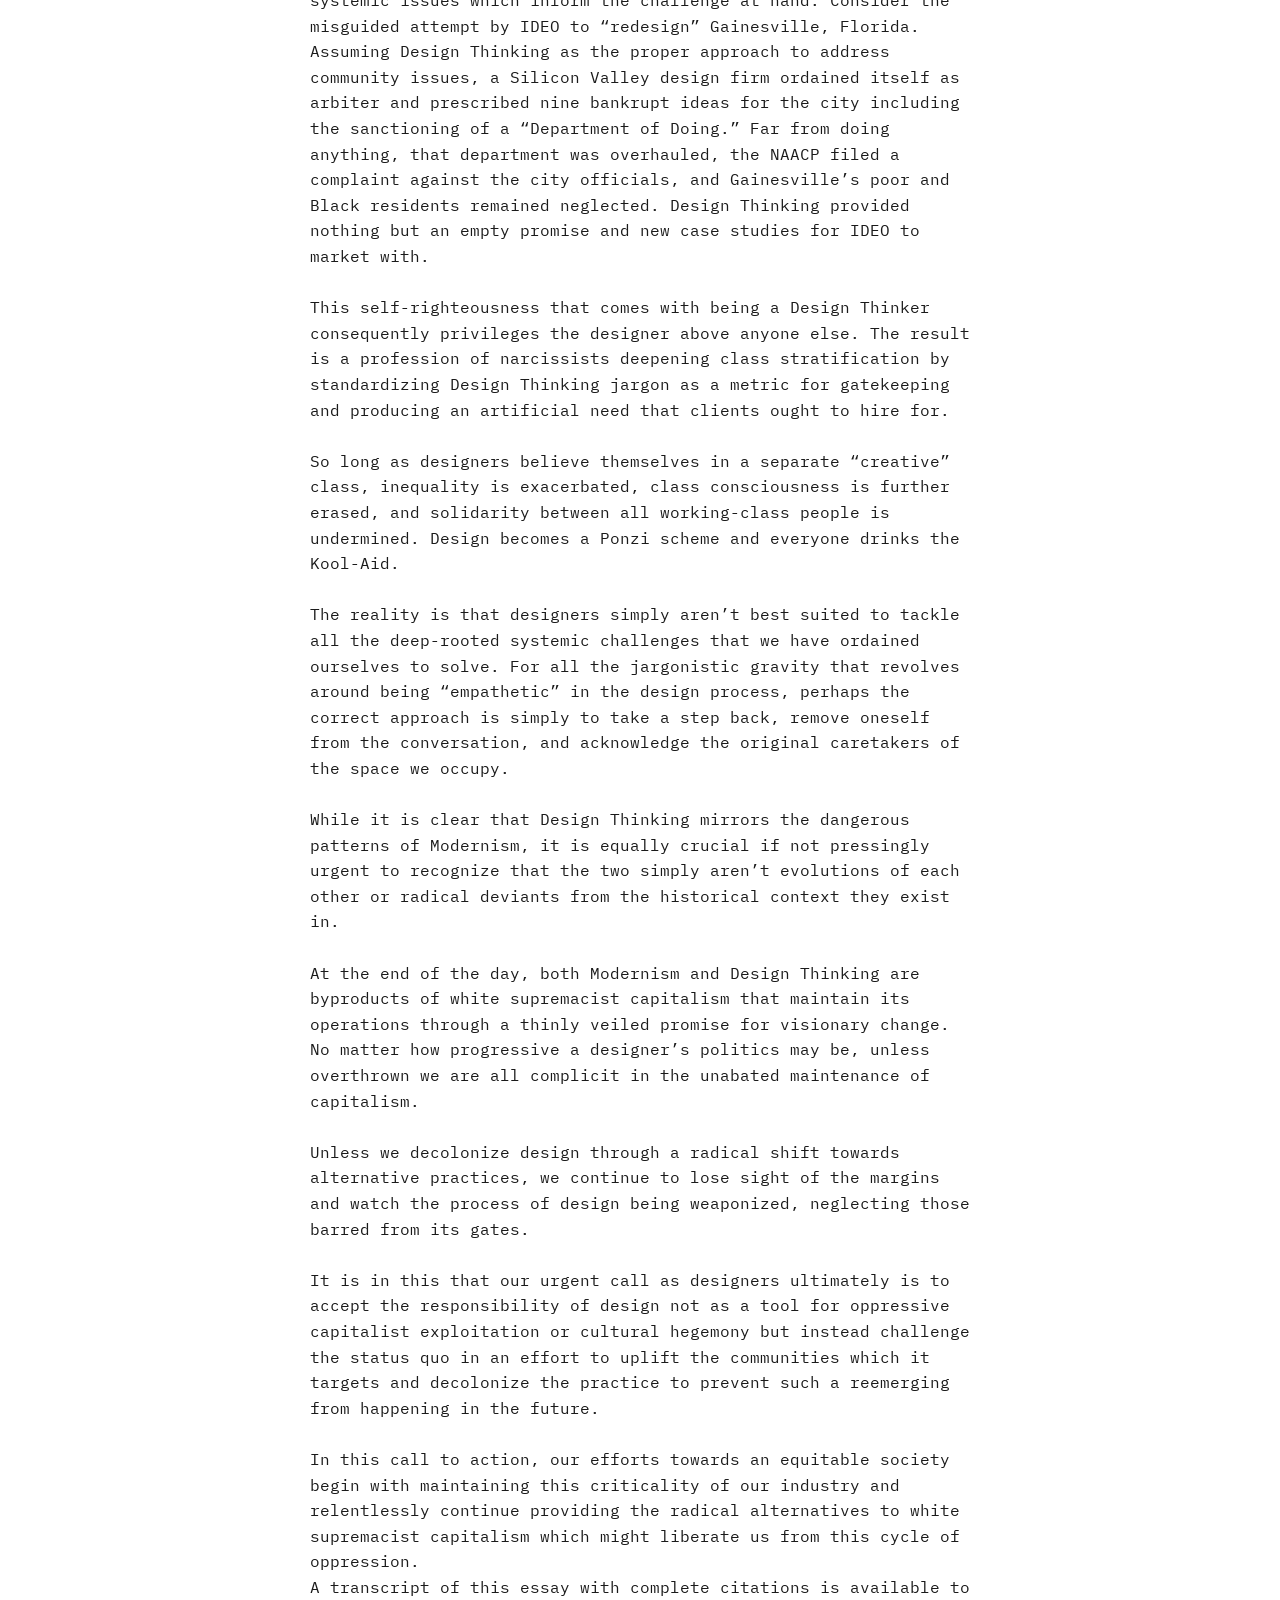
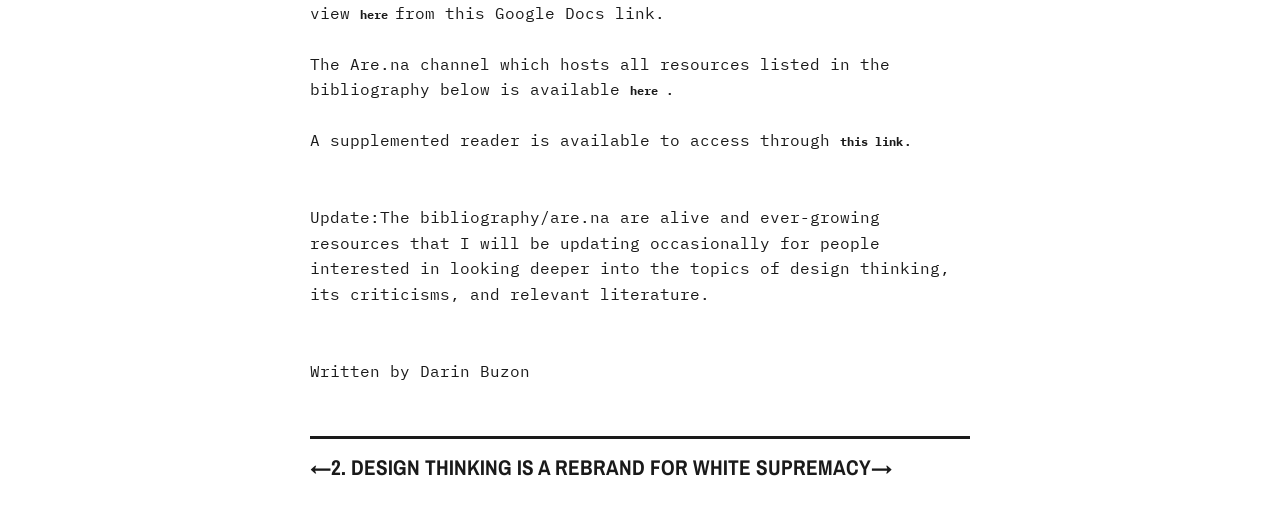
<file: white-supremacy/index.html>
<!doctype html>
<html lang="en">
	<head>
		<meta name="viewport" content="width=device-width, initial-scale=1">
		<title>Design Thinking Is a Rebrand for White Supremacy</title>
		<meta name="author" content="Darin Buzon">
		<link rel="stylesheet" href="https://fonts.googleapis.com/css2?family=Archivo+Narrow:wght@700&family=IBM+Plex+Mono:ital,wght@0,400;0,700;1,400&family=Noto+Sans+TC:wght@900&family=Libre+Barcode+128&display=swap">
		<style>
			@import '../styles/reset.css' layer(reset);
			@import '../styles/common.css' layer(common);
			@import 'style.css' layer(page);
		</style>
	</head>
	<body>
		<nav class="topbar" aria-label="Contents">
			<a href="../">← Contents</a>
			<ol>
				<li><a href="../east-asian-design/">East Asian Design</a></li>
				<li><a href="../design-thinking/" aria-current="page">Design Thinking</a></li>
				<li><a href="../black-designers/">Black Designers</a></li>
			</ol>
			<p class="note-count">Note 2 of 3</p>
		</nav>

		<main>
			<article>
				<header>
					<hgroup>
						<h1>Design Thinking Is a Rebrand for White Supremacy</h1>
						<p>How the Current State of Design is Simply a Digitally Updated Status Quo</p>
					</hgroup>
					<p class="byline">Darin Buzon, <cite>Medium</cite>, <time datetime="2020-03-02">2 March 2020</time></p>
				</header>

				<aside class="label">
					<dl>
						<dt>Made in</dt>
						<dd class="country">United States</dd>
						<dd lang="zh-Hant">美國</dd>
						<dt>Declared at</dt>
						<dd class="plain">Stanford University, Palo Alto</dd>
						<dt>Credited to</dt>
						<dd class="plain">IDEO &amp; the Stanford d.school</dd>
						<dt>Derived from</dt>
						<dd>Euro-American Modernism</dd>
					</dl>
					<p class="barcode" aria-hidden="true">DTSTANFORD2005USA</p>
					<p class="stamp">Sold as universal</p>
				</aside>

				<section class="abstract">
					<h2>Abstract</h2>
					<p>For all of the progress proclaimed by evangelists, little has changed from the previous century for design today. Designers still are overwhelmingly white with most executive positions continuing to be occupied by the 36% minority of men within the industry. This demographic truth, however, reflects a more urgent issue that manifests itself in structures that reify its status quo.</p>
					<p>With design becoming one of the most visible professions in the United States, who qualifies to enter its gates is of serious inquiry amidst the deepening socioeconomic divide between Americans. In spite of supposed attempts at diversifying the industry, entry is barred by arbitrary certification, exorbitant costs for design boot camps, and the saturation of work primarily to be reserved in rapidly gentrified urban centers.</p>
					<p>The consequences of this phenomenon reveal itself devastating. Communities are uprooted, socioeconomic mobility stagnates, and the original community members get pushed to the bottom, if not already neglected into destitute.</p>
					<p>This form of colonialism however was never unique to design nor the tech giants which have co-opted it. We have seen in modern history how the extraction of wealth takes many forms: the pillaging of indigenous lands, cultural appropriation, and wage theft which its victims today continue to be under Stockholm syndrome induced by their masters.</p>
					<p>Indeed, capitalism and its ruthless operations is nothing new to the United States but design appropriated as an extension to capitalist venture has never actually progressed simply because the tools now live digitally. Thus if design previously faced Modernism’s authoritarian sentiments and was then followed by Design Thinking’s conception, what truly separates the two if not a parent-child relationship?</p>
					<p>Instead, the current state of design is simply the digitally updated version of Eurocentric design doctrine and practice. The prescriptive nature of Modernism never escaped contemporary conversation, rather it became one of many rebrands in the 21st century to co-opt the weaponization of design. Indeed, Modernism has undergone a rebrand and today is marketed as “Design Thinking.”</p>
				</section>

				<section>
					<h2>Modernism’s Ode to White Supremacy</h2>
					<p>While Design Thinking has only recently taken the spotlight, its essence takes precedence from the Modernist movement. Pioneer Tim Brown frequently references Modernist practitioners including Charles and Ray Eames, Frank Lloyd Wright, and Isamu Noguchi as precursors to the Design Thinking dogma. But at what point of intersection intertwines Modernism to Design Thinking? Why is it that Modernism has acted as such a reference point for the Design Thinking doctrine?</p>
					<p>Consider firstly the Modernist dogma. In 2019 while teaching a graphic design course at UCLA, book publisher Lars Müller often told his students that as designers we must be “above our audience.” Using language familiar to Modernism, Müller was not shy in his convictions towards “educating the masses.” As 2x4 partner Michael Rock puts it, there existed a “missionary zeal” towards modernizing and reforming the masses if not pulling the common citizen into an inevitable “modernization” which if one went against would be seen as simply living a life with one’s eyes closed.</p>
					<p>This call towards modernization however extends beyond simply lifestyle choice. With other art movements against its backdrop (i.e. Dadaism, Constructivism), Modernists eventually absorbed many of them into a repackaged brand known historically as the Bauhaus. And as with any branding project, the margins which did not serve its brand were stripped from its significance, flattening a character into the Bauhaus. This colonization of cultural movements and ideas was nothing contradictory to Modernist ideology but in fact essential to its practice.</p>
					<p>Consider sentiments many Modernists were vocal about. The Italian graphic designer Massimo Vignelli often is cited as defending the practice of using only four typefaces and disparaging “visual pollution.” Whether Vignelli realized his eugenics-adjacent language or not, his belief in the designer’s fight “against the ugliness” further cemented Modernist practice of erasure and consolidation.</p>
					<p>To passionately argue against aesthetics unaligned with a certain canon of work is irrelevant when such argued-for aesthetics are inaccessible save a select group of people. The fact of the matter is that not all peoples use the Latin script or are even literate or are even visually unimpaired.</p>
					<p>To view a certain collection of typefaces as the essential tool kit for typography immediately excludes billions of people as mentioned. Furthermore, should anyone outside of Europe need to use Latin characters, it is thanks to the complicated history of Western imperialism and the violent destruction of indigenous cultures. This history is endemic to Modernism and canonized itself into the popularly known institution as the International Style.</p>
					<p>It is in this that Modernists often proclaimed design as neutral, viewing style as divorced from content and inheriting a universal ability to communicate to any human being. But to highlight once more, such aspirations to achieve this is impossible let alone prone to racism. Doing so renders all the nuances of humanity to a uniform visual code.</p>
					<p>Consider Paul Rand who believed design and social issues ought to be kept separate. Do we take this as aesthetic judgments being universal truths forming within a vacuum devoid of cultural and historical reference? Even if only said out of ignorance, Rand’s practice still primarily served a Western audience, making his statements at best an irresponsible prescription for design.</p>
					<p>Thus to echo sentiments of neutrality refuses to recognize the social context in which work is made. The idea that a style can be “international” assumes that its curated formal qualities function for any person across cultural lines. By extending itself outside its borders, the International Style mobilized the same Western imperialism that sought to supersede whole graphic traditions, language loss, and the disappearance of indigenous scripts. What was even “international” about International Style if only accessible to Europe and its colonies whom underwent a conditioning of white supremacy?</p>
					<p>It is impossible to divorce content from form and certainly context from a practitioner. However, those who proclaimed to do so or even urge others to follow suit inherit the privilege of not being affected by such a sociopolitical context because the context in which they live in safeguards them from experiencing the heightened consciousness the marginalized are forced to reckon with. This act of prescribing racelessness or more broadly neutrality is itself a racial or sided act. An urgent questioning forms: What is universal? What templates as neutral? What are our defaults?</p>
					<p>In white supremacy, whiteness is default. And through the creation of whiteness in America, anything outside of it acts as a difference in which it is vehemently targeted. In this context, the idea of what “American” is, is incredibly important when considering the idea of conventionally “American.” Toni Morrison posed it strikingly, “What parts do the invention and development of whiteness play in the construction of what is loosely described as “American?”</p>
					<p>In this respect, how can we earnestly look at “neutrality” or “universality” or “race-agnostic” if it lobotomizes design and diminishes the artist and their work? When we look at Modernism’s prescription of the world, it reveals itself as yet another byproduct of white supremacy, centering itself as the end-all approach to universal human aesthetics.</p>
					<p>We can see this as a dangerous act of conglomerating many different cultures into a monolith of “humanness” but we ought to underscore that such absorption goes further through the erasure of the margins and the elimination of difference.</p>
					<p>When the default is white, how can design as a “neutral” tool serve anything but whiteness? How can design as “universal” communicate when there is no universally adopted language? What is “clean” design if not contrasted with an “unclean” aesthetic relentlessly targeted?</p>
					<p>These sentiments are far from gone today. They have revived themselves into the current digital landscape. And when the systems go unchallenged, its byproducts maintain and perpetuate the manufacturing of these grim realities. What is Modernism if not the cultural weapon to erase nonwhite aesthetics? What then is Design Thinking if not its succeeding methodology for cultural white hegemony?</p>
				</section>

				<section>
					<h2>Flat Design: A Homogenous Design Ideal</h2>
					<p>Today, visual design no longer solely exists for example on the canvas of a poster nor the printed matter bound into books. It exists intangibly, embodying products completely removed from physical space. It works to represent businesses with no offices, or technology with no hardware.</p>
					<p>But the media in which design exists is not simply a container for visually communicated ideas. Design, as it always has been, lived with its content and was informed by the author. Thus what design puts out into the world always carries responsibility, always required criticality in its production.</p>
					<p>The state of affairs for design today, however, acquire a familiar yet different insidious development. Recall that in Modernism, design was “universal” only if it adopted a certain curated form, adhering to stylistics codes. Even going so far as to codify standards, the conversation of design accreditation tried transcending into institution. Were designers so insecure that the erecting of arbitrary gates seemed like the remedy to validate themselves? And yet while absurd to imagine, it is precisely the reality design today inherited.</p>
					<p>Design’s barrier to entry still works on behalf of the white supremacist capitalism which granted its existence. Consider the online courses or bootcamps which promise customers success in getting design jobs. IDEO’s “Insights for Innovation” course for example costs $499 for five weeks. Stanford’s d.school’s “Design Thinking Bootcamp” costs $12,600 for a modest four days. Now consider that the median household income of an average American working-class family in 2019 is roughly $60,000.</p>
					<p>What then is so “human-centered” about Design Thinking if the average working-class family must first provide one-fifth of their income before contributing to it let alone being provided access? What is so “innovative” about its curricula if not a feedback loop that reiterates from an exclusionary, classist chamber? And when socioeconomic status is so deeply tied with race in America, who often are the admitted students?</p>
					<p>Yet it is not simply the botched, brute force development of Design Thinking’s curriculum formed from “move fast, break things” Silicon Valley pseudoscience that make it so harmful. While the aforementioned is incredibly irresponsible, the source of its phenomenon is the fact of its conception from white supremacy which nostalgically mirrors the prescriptive superiority complex of Modernism and the International Style.</p>
					<p>As Maggie Gram puts it, by embracing “Design Thinking,” we attribute to design a kind of superior epistemology: a way of knowing, of “solving,” that is better than any other method which differs. Reminiscent to the Modernists, by packaging Design Thinking as a promise to “good” design, all other nonconforming methods are flattened, dismissed, erased. The result is a homogenous digital landscape increasingly susceptible to biases maintained in white supremacy.</p>
					<p>What tie Modernism and Design Thinking so frighteningly close was the shared sentiment of catering to the “needs of humanity” and “centering the human in the design process.” Yet this assertion inevitably becomes empty since no single design approach can ever truly be universal or wholly ubiquitous to any one human experience.</p>
					<p>By bankrupting design through “neutrality” or “universal humanness,” making judgments through an ocean of sticky notes drowns cultural implications from its purview. The incessant insistence that “design is human” or that “design empathizes with the user” not only plays into white supremacist defaults of a user/human but also creates a carefully constructed lexicon which persuades lay people that design is a nonnegotiable product intended to be sold whether or not some lay people may fit the target audience to be served.</p>
					<p>The unchallenged mindset of seeing the world as a landscape to redesign and “make better” (as if everything in the world is a problem to be solved) is not so much to proselytize design itself but rather under capitalism to make morally just the existence of the corporations these design evangelists represent. At the end of the day, Design Thinking is so entrenched in capitalism that the euphemism of “human-centered design” is only so “human” as it relates to the underlying business model. And perhaps this is why criticism on Design Thinking seems so little considering its rigid framework does not provide a vocabulary for an alternative outside of raw capitalism.</p>
					<p>By evangelizing a monotheistic devotion for Design Thinking, the jurisdiction for design expands as Design Thinkers may now colonize anything as a “design problem” to be solved. Like evangelism during the Age of Discovery, Design Thinking becomes the gospel in which all other design methodologies are inferior. A different flavor of colonialism, Design Thinking and its missionaries seek to eradicate opposing mythologies to establish itself as supreme and all-encompassing through missions (bootcamps) and plenary indulgences (certification).</p>
					<p>It is clear also that Design Thinking often neglects deep-rooted systemic issues which inform the challenge at hand. Consider the misguided attempt by IDEO to “redesign” Gainesville, Florida. Assuming Design Thinking as the proper approach to address community issues, a Silicon Valley design firm ordained itself as arbiter and prescribed nine bankrupt ideas for the city including the sanctioning of a “Department of Doing.” Far from doing anything, that department was overhauled, the NAACP filed a complaint against the city officials, and Gainesville’s poor and Black residents remained neglected. Design Thinking provided nothing but an empty promise and new case studies for IDEO to market with.</p>
					<p>This self-righteousness that comes with being a Design Thinker consequently privileges the designer above anyone else. The result is a profession of narcissists deepening class stratification by standardizing Design Thinking jargon as a metric for gatekeeping and producing an artificial need that clients ought to hire for.</p>
					<p>So long as designers believe themselves in a separate “creative” class, inequality is exacerbated, class consciousness is further erased, and solidarity between all working-class people is undermined. Design becomes a Ponzi scheme and everyone drinks the Kool-Aid.</p>
					<p>The reality is that designers simply aren’t best suited to tackle all the deep-rooted systemic challenges that we have ordained ourselves to solve. For all the jargonistic gravity that revolves around being “empathetic” in the design process, perhaps the correct approach is simply to take a step back, remove oneself from the conversation, and acknowledge the original caretakers of the space we occupy.</p>
					<p>While it is clear that Design Thinking mirrors the dangerous patterns of Modernism, it is equally crucial if not pressingly urgent to recognize that the two simply aren’t evolutions of each other or radical deviants from the historical context they exist in.</p>
					<p>At the end of the day, both Modernism and Design Thinking are byproducts of white supremacist capitalism that maintain its operations through a thinly veiled promise for visionary change. No matter how progressive a designer’s politics may be, unless overthrown we are all complicit in the unabated maintenance of capitalism.</p>
					<p>Unless we decolonize design through a radical shift towards alternative practices, we continue to lose sight of the margins and watch the process of design being weaponized, neglecting those barred from its gates.</p>
					<p>It is in this that our urgent call as designers ultimately is to accept the responsibility of design not as a tool for oppressive capitalist exploitation or cultural hegemony but instead challenge the status quo in an effort to uplift the communities which it targets and decolonize the practice to prevent such a reemerging from happening in the future.</p>
					<p>In this call to action, our efforts towards an equitable society begin with maintaining this criticality of our industry and relentlessly continue providing the radical alternatives to white supremacist capitalism which might liberate us from this cycle of oppression.</p>
				</section>

				<aside>
					<p>A transcript of this essay with complete citations is available to view <a href="https://docs.google.com/document/d/1gXH4KPeyGgOwbHIFzgAdbr2h0PYvIms-XIQW8dNdVcc/edit?usp=sharing">here </a> from this Google Docs link.</p>
					<p>The Are.na channel which hosts all resources listed in the bibliography below is available <a href="https://www.are.na/darin-buzon/design-thinking-is-a-rebrand-for-white-supremacy">here </a>.</p>
					<p>A supplemented reader is available to access through <a href="https://docs.google.com/document/d/1VnYfxrXpEuC553GezkSxVcbWd0IumYLDL7OUCOUX9fo/edit?usp=sharing">this link</a>.</p>
				</aside>

				<section>
					<p><strong>Update:</strong>The bibliography/are.na are alive and ever-growing resources that I will be updating occasionally for people interested in looking deeper into the topics of design thinking, its criticisms, and relevant literature.</p>
				</section>

				<footer>
					<p>Written by Darin Buzon</p>
				</footer>
				<nav class="next">
				<a href="../white-supremacy/"><span>←</span>2. Design Thinking Is a Rebrand for White Supremacy<span>→</span></a>
		</nav>
		</body>
		</html>
</file>
